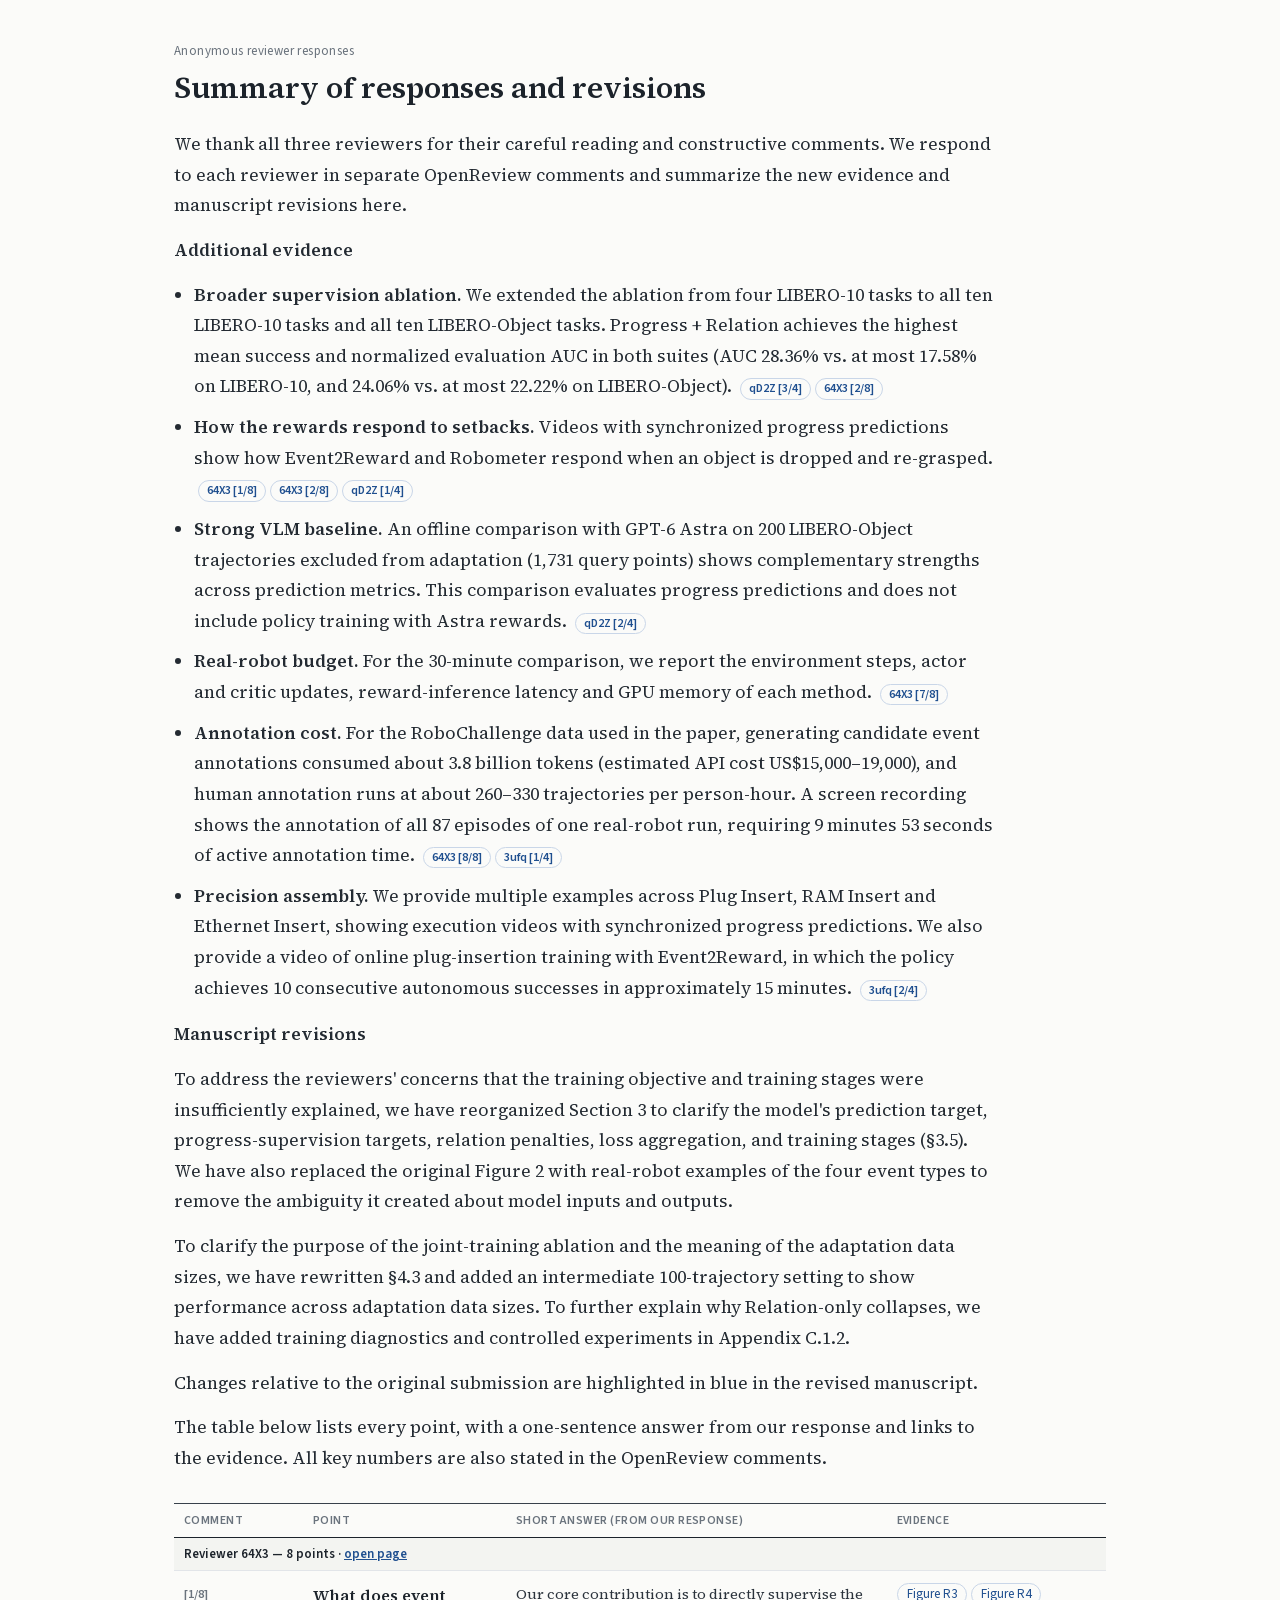
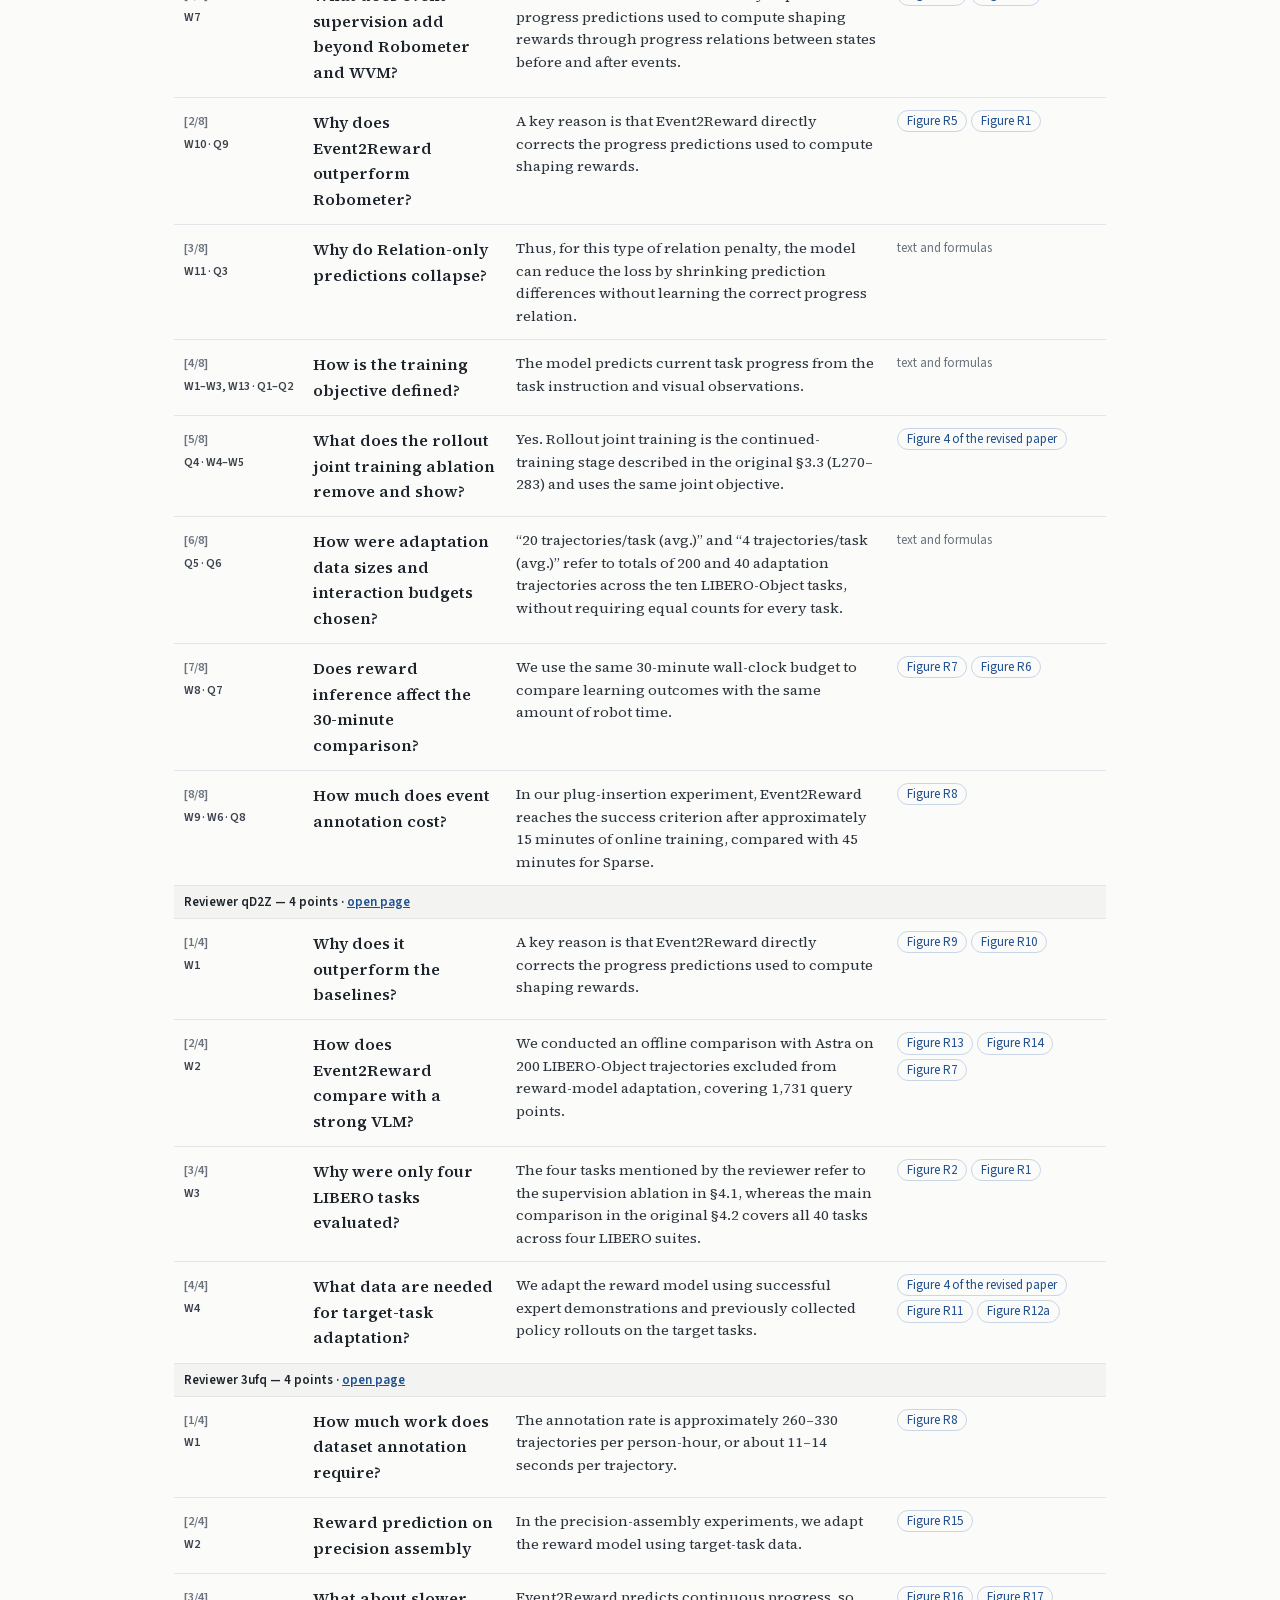
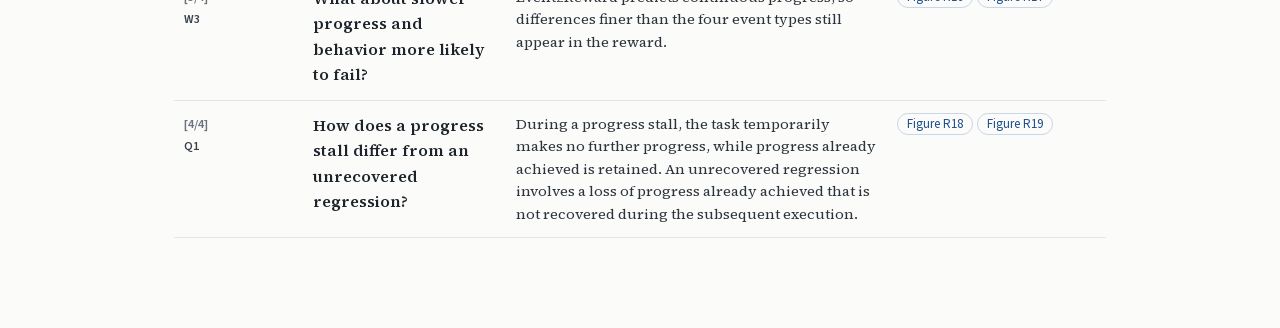
<file: index.html>
<!doctype html><html lang="en"><head><meta charset="utf-8"><meta name="viewport" content="width=device-width,initial-scale=1"><meta name="robots" content="noindex,nofollow"><title>Reviewer responses</title><link rel="icon" href="data:,"><link rel="stylesheet" href="kit/e2r.css"><link rel="stylesheet" href="kit/page.css"><link rel="stylesheet" href="kit/fonts.css"><link rel="stylesheet" href="kit/frame.css"><script src="kit/seekfix.js"></script><script src="data/frame.js" defer></script><script src="kit/frame.js" defer></script></head><body><main class="pg"><div class="kicker">Anonymous reviewer responses</div><h1>Responses and visual evidence</h1><p>Each question pairs the response text with the corresponding videos and evidence.</p></main></body></html>
</file>
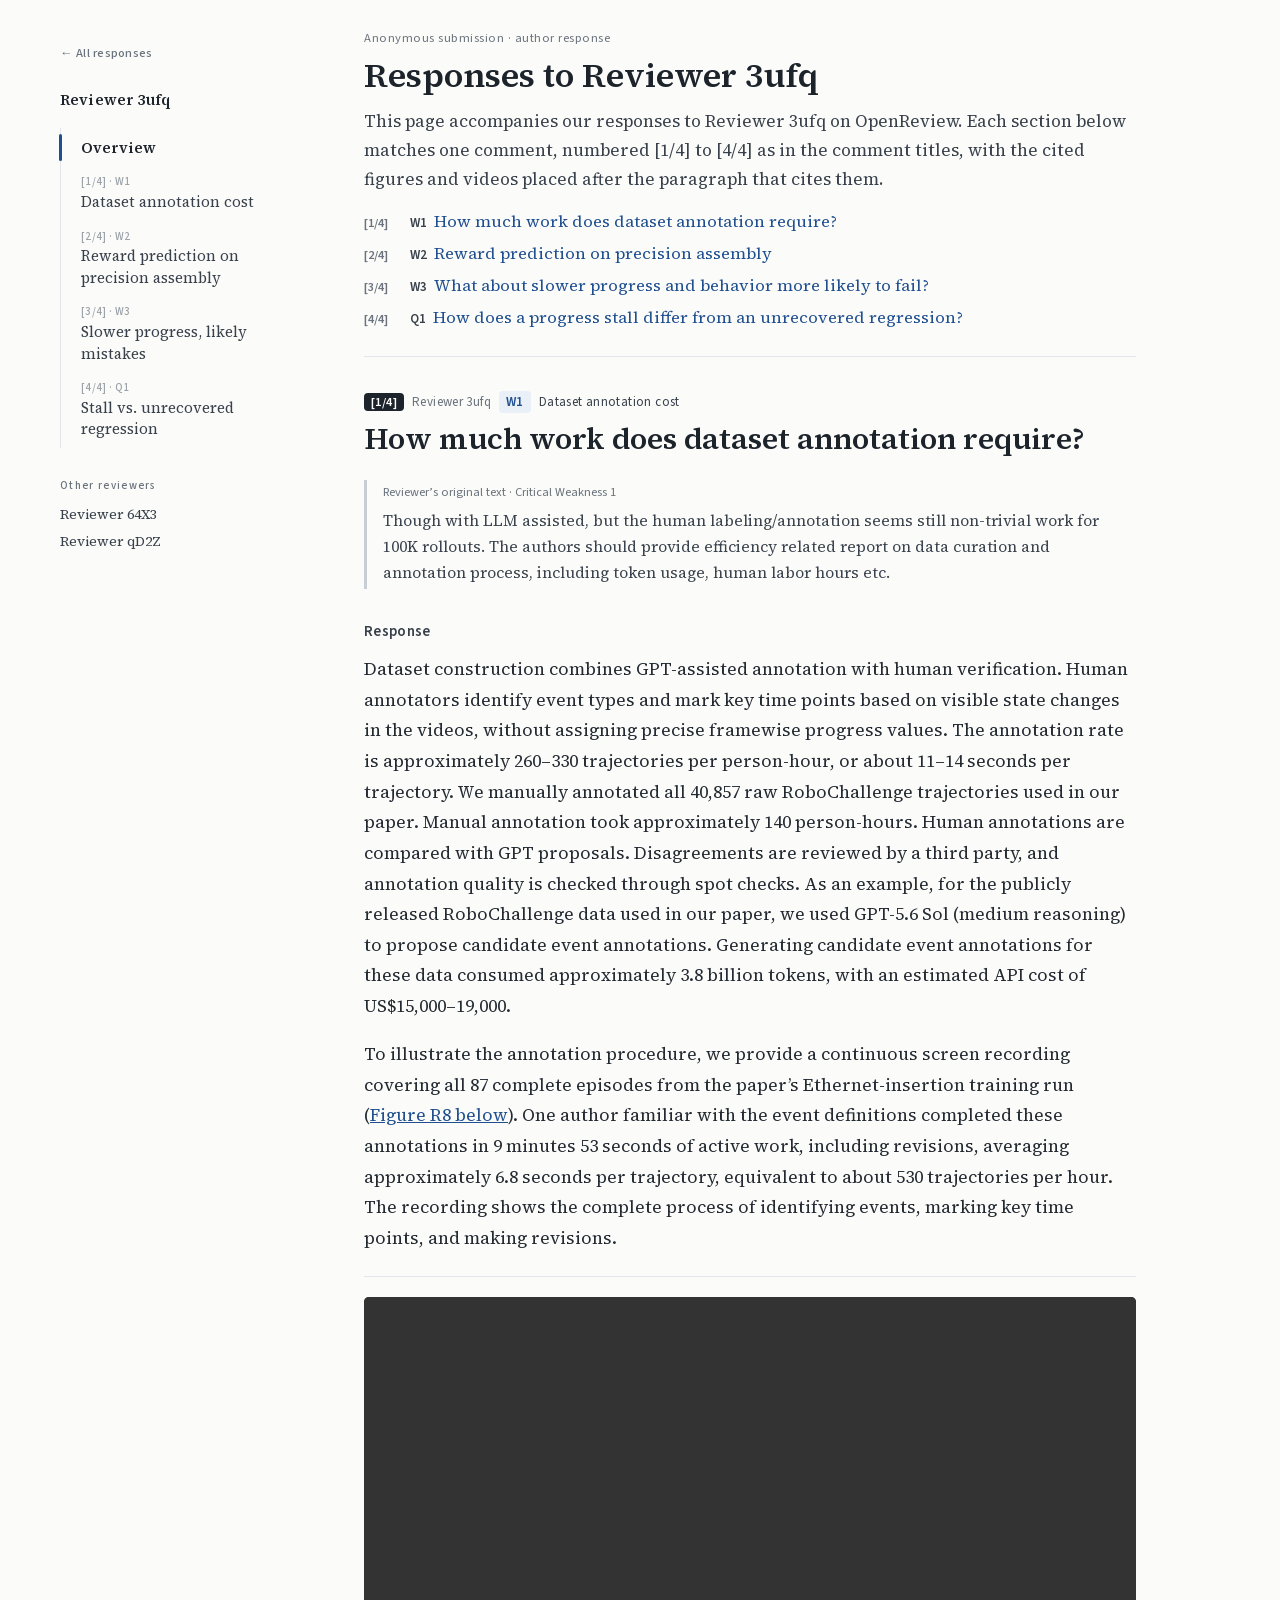
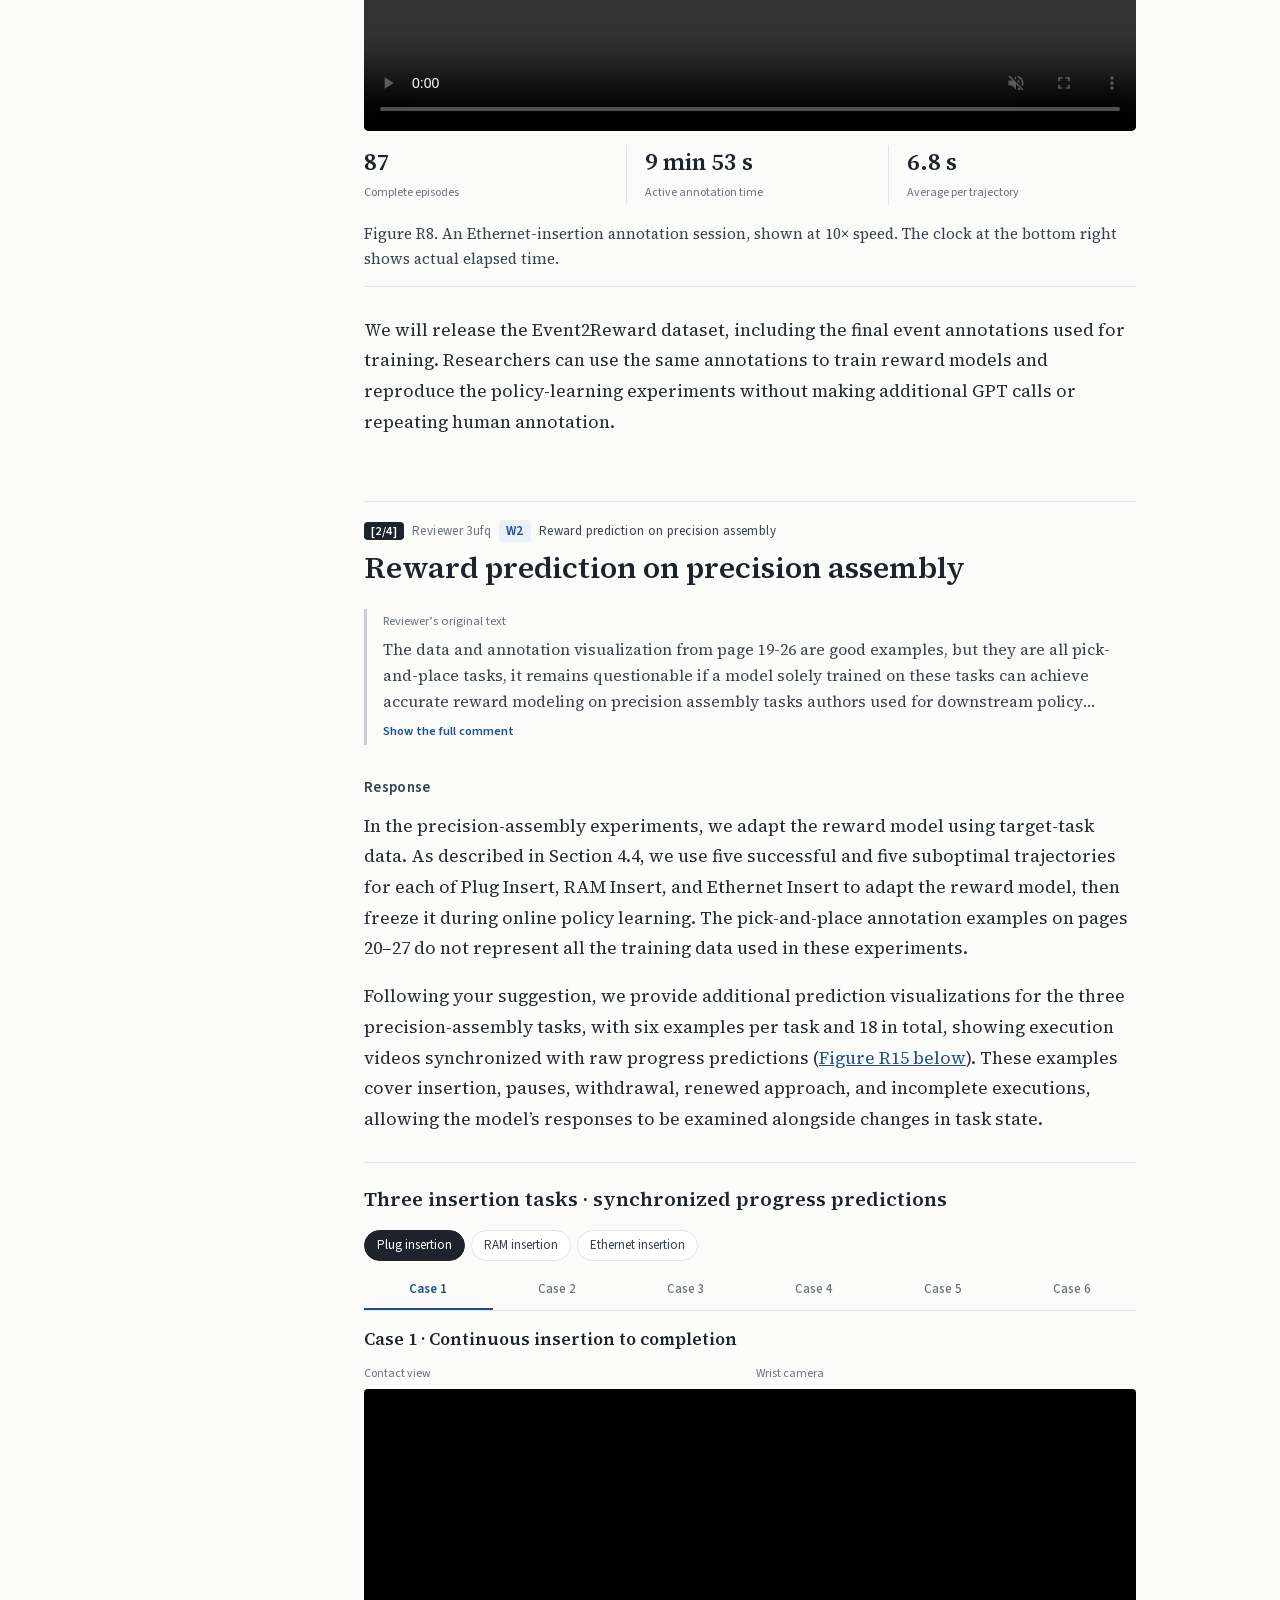
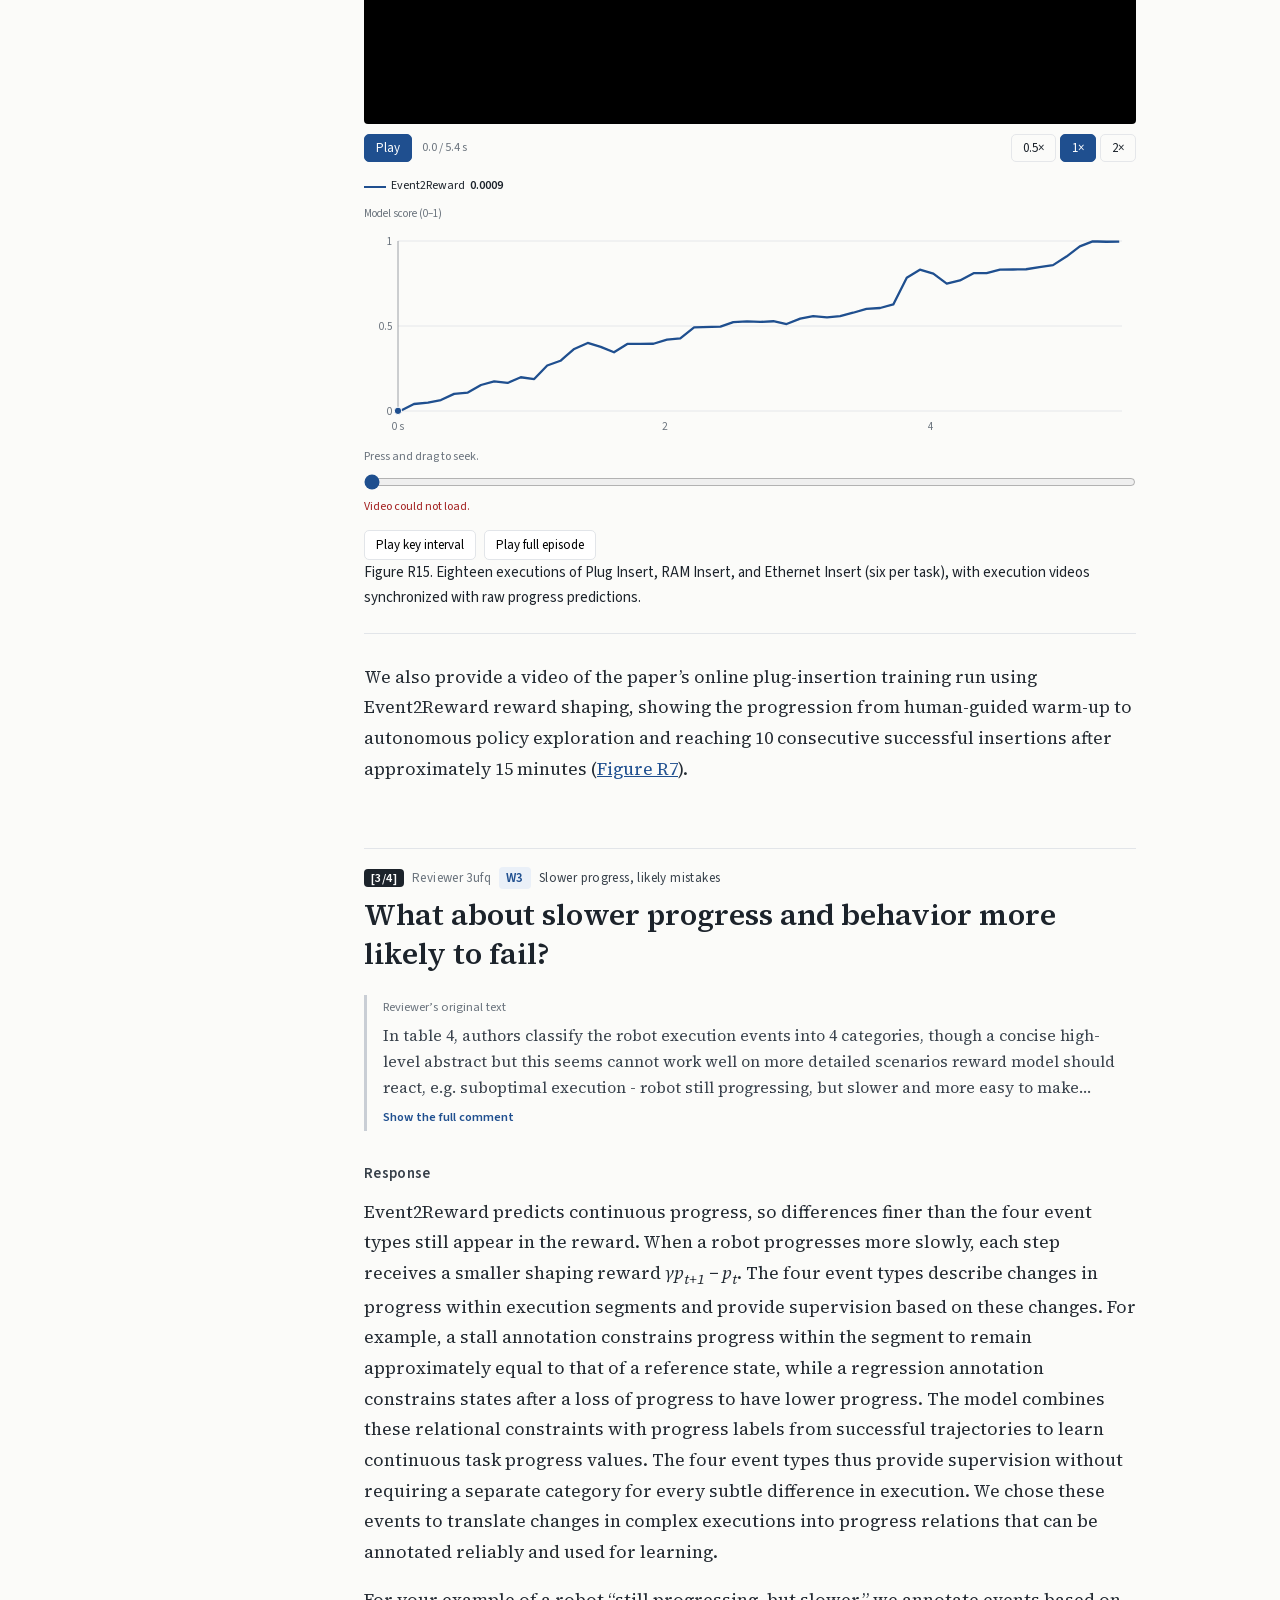
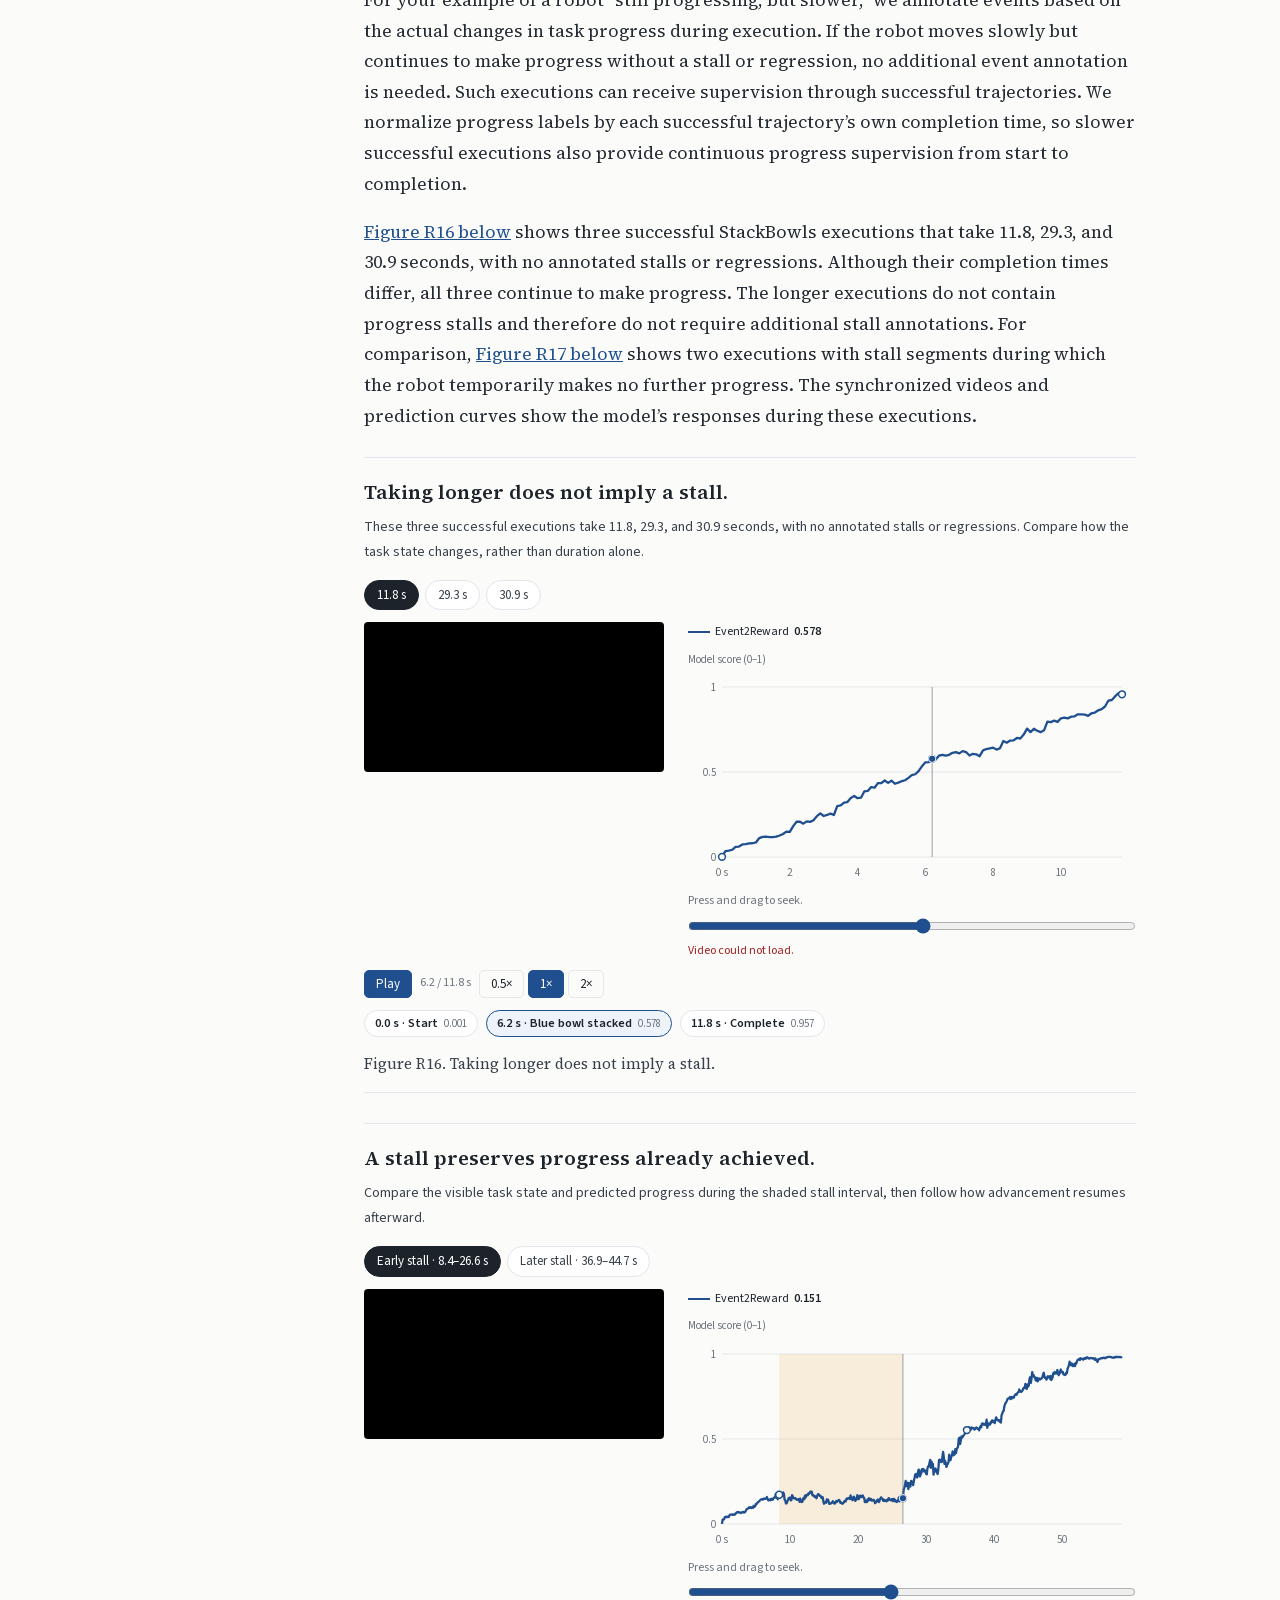
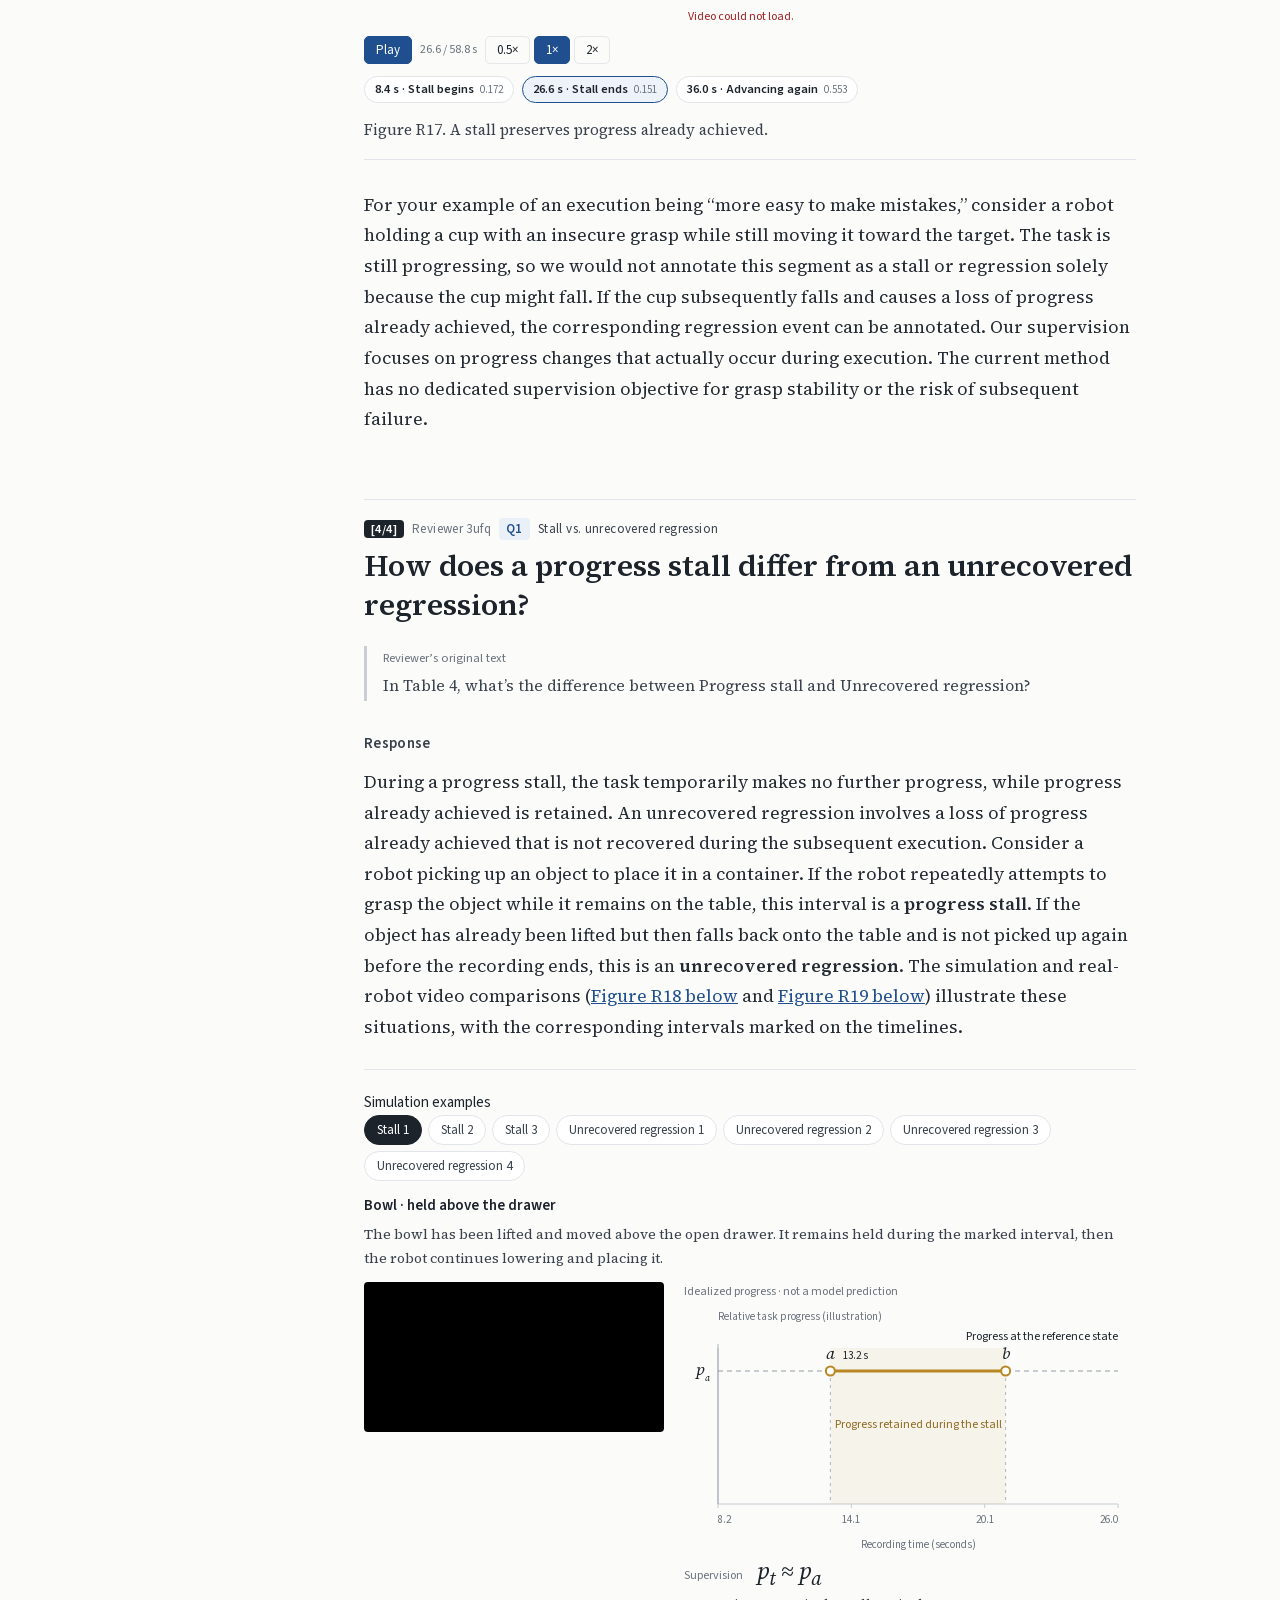
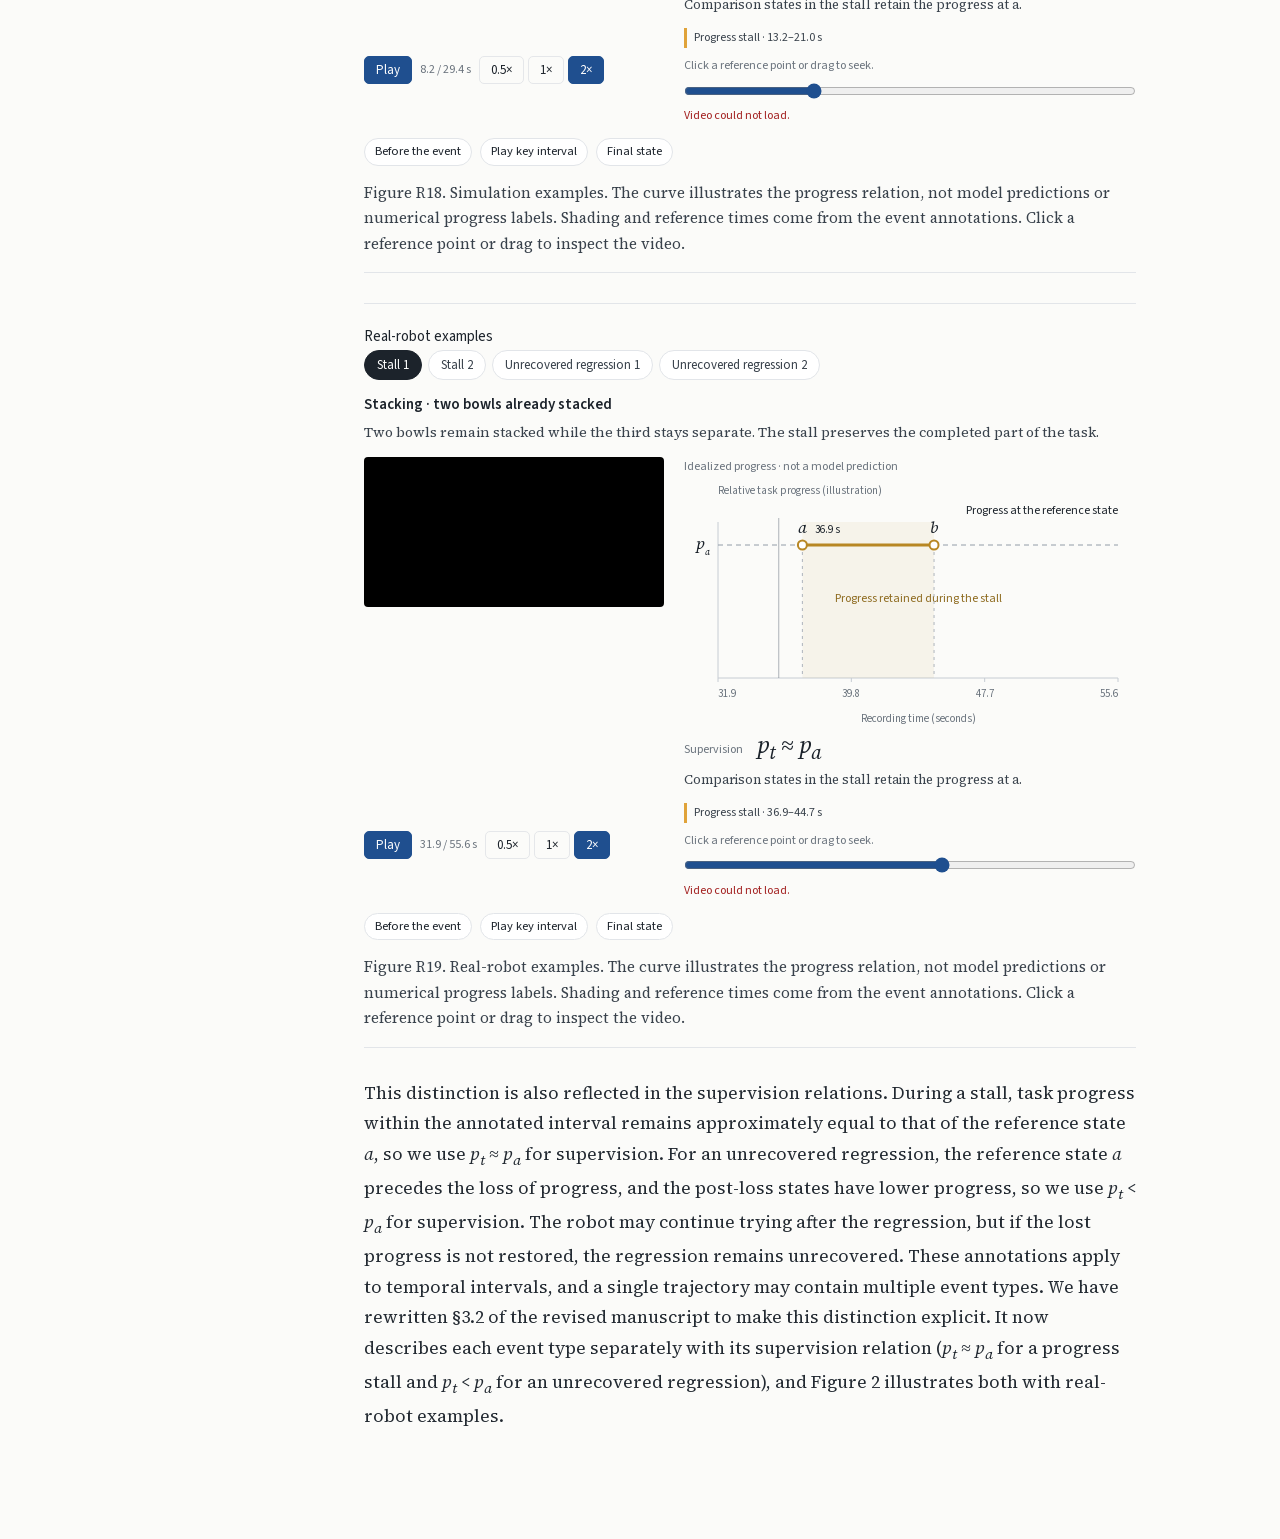
<file: 3ufq.html>
<!doctype html><html lang="en"><head><meta charset="utf-8"><meta name="viewport" content="width=device-width,initial-scale=1"><meta name="robots" content="noindex,nofollow"><title>Reviewer responses · 3ufq</title><link rel="icon" href="data:,"><link rel="stylesheet" href="kit/e2r.css"><link rel="stylesheet" href="kit/page.css"><link rel="stylesheet" href="kit/3ufq-scope.css"><link rel="stylesheet" href="kit/3ufq-cost.css"><link rel="stylesheet" href="kit/3ufq-assembly.css"><link rel="stylesheet" href="kit/3ufq-q5-comparison.css"><link rel="stylesheet" href="kit/fonts.css"><link rel="stylesheet" href="kit/frame.css"><script src="kit/seekfix.js"></script><script src="data/frame.js" defer></script><script src="kit/frame.js" defer></script></head><body><main class="pg"><section id="cost" class="annotation-cost"><div class="kicker">Reviewer 3ufq · W1</div><h1>How much work does dataset annotation require?</h1><div class="quote"><div class="who">Reviewer’s original text · Critical Weakness 1</div><blockquote lang="en">Though with LLM assisted, but the human labeling/annotation seems still non-trivial work for 100K rollouts. The authors should provide efficiency related report on data curation and annotation process, including token usage, human labor hours etc.</blockquote></div><h2>Response</h2><div class="prose"><p data-response="3ufq-cost" data-paragraph="0">Dataset construction combines GPT-assisted annotation with human verification. Human annotators identify event types and mark key time points based on visible state changes in the videos, without assigning precise framewise progress values. The annotation rate is approximately 260–330 trajectories per person-hour, or about 11–14 seconds per trajectory. We manually annotated all 40,857 raw RoboChallenge trajectories used in our paper. Manual annotation took approximately 140 person-hours. Human annotations are compared with GPT proposals. Disagreements are reviewed by a third party, and annotation quality is checked through spot checks. As an example, for the publicly released RoboChallenge data used in our paper, we used GPT-5.6 Sol (medium reasoning) to propose candidate event annotations. Generating candidate event annotations for these data consumed approximately 3.8 billion tokens, with an estimated API cost of US$15,000–19,000.</p></div><div class="prose"><p data-response="3ufq-cost" data-paragraph="1">To illustrate the annotation procedure, we provide a continuous screen recording covering all 87 complete episodes from the paper’s Ethernet-insertion training run (<a href="#cost-recording">Figure R8 below</a>). One author familiar with the event definitions completed these annotations in 9 minutes 53 seconds of active work, including revisions, averaging approximately 6.8 seconds per trajectory, equivalent to about 530 trajectories per hour. The recording shows the complete process of identifying events, marking key time points, and making revisions.</p></div><figure class="ac-recording" id="cost-recording"><video src="media/ethernet-annotation-87-10x.mp4" controls playsinline preload="metadata" muted aria-label="Ethernet insertion annotation recording"></video><div class="ac-stats"><div><strong>87</strong><span>Complete episodes</span></div><div><strong>9 min 53 s</strong><span>Active annotation time</span></div><div><strong>6.8 s</strong><span>Average per trajectory</span></div></div><figcaption>Figure R8. An Ethernet-insertion annotation session, shown at 10× speed. The clock at the bottom right shows actual elapsed time.</figcaption></figure><div class="prose"><p data-response="3ufq-cost" data-paragraph="2">We will release the Event2Reward dataset, including the final event annotations used for training. Researchers can use the same annotations to train reward models and reproduce the policy-learning experiments without making additional GPT calls or repeating human annotation.</p></div></section><div class="sep"></div><section id="assembly"><div class="kicker">Reviewer 3ufq · W2</div><h1>Reward prediction on precision assembly</h1><div class="quote"><div class="who">Reviewer’s original text</div><blockquote lang="en">The data and annotation visualization from page 19-26 are good examples, but they are all pick-and-place tasks, it remains questionable if a model solely trained on these tasks can achieve accurate reward modeling on precision assembly tasks authors used for downstream policy training like (a) Plug Insert (b) RAM Insert (c) Ethernet Insert. Can authors provide visualizations of reward model estimation of these tasks’ executions?</blockquote></div><h2>Response</h2><div class="prose"><p data-response="3ufq-assembly" data-paragraph="0">In the precision-assembly experiments, we adapt the reward model using target-task data. As described in Section 4.4, we use five successful and five suboptimal trajectories for each of Plug Insert, RAM Insert, and Ethernet Insert to adapt the reward model, then freeze it during online policy learning. The pick-and-place annotation examples on pages 20–27 do not represent all the training data used in these experiments.</p></div><div class="prose"><p data-response="3ufq-assembly" data-paragraph="1">Following your suggestion, we provide additional prediction visualizations for the three precision-assembly tasks, with six examples per task and 18 in total, showing execution videos synchronized with raw progress predictions (<a href="#assembly-examples">Figure R15 below</a>). These examples cover insertion, pauses, withdrawal, renewed approach, and incomplete executions, allowing the model’s responses to be examined alongside changes in task state.</p></div><figure class="as-gallery" id="assembly-examples"><h3 class="as-title">Three insertion tasks · synchronized progress predictions</h3><div class="as-tasks tabs" role="tablist" aria-label="Select task"></div><div class="as-cases tabs" role="tablist" aria-label="Select case"></div><h4 class="as-case-title"></h4><div class="as-view-labels"><span class="as-main-view"></span><span>Wrist camera</span></div><div class="as-player player"></div><div class="as-controls"><button type="button" class="btn as-key">Play key interval</button><button type="button" class="btn as-full">Play full episode</button></div><figcaption>Figure R15. Eighteen executions of Plug Insert, RAM Insert, and Ethernet Insert (six per task), with execution videos synchronized with raw progress predictions.</figcaption></figure><div class="prose"><p data-response="3ufq-assembly" data-paragraph="2">We also provide a video of the paper’s online plug-insertion training run using Event2Reward reward shaping, showing the progression from human-guided warm-up to autonomous policy exploration and reaching 10 consecutive successful insertions after approximately 15 minutes (<a href="64X3.html#plug-training-run">Figure R7</a>).</p></div></section><section id="q4"><div class="kicker">Response · Reviewer 3ufq · Question 4</div><h1>What about slower progress and behavior more likely to fail?</h1><div class="quote"><div class="who">Reviewer’s original text</div><blockquote lang="en">In table 4, authors classify the robot execution events into 4 categories, though a concise high-level abstract but this seems cannot work well on more detailed scenarios reward model should react, e.g. suboptimal execution - robot still progressing, but slower and more easy to make mistakes.</blockquote></div><h2>Response</h2><div class="prose"><p data-response="q4" data-paragraph="0">Event2Reward predicts continuous progress, so differences finer than the four event types still appear in the reward. When a robot progresses more slowly, each step receives a smaller shaping reward <span class="math">γp<sub>t+1</sub> − p<sub>t</sub></span>. The four event types describe changes in progress within execution segments and provide supervision based on these changes. For example, a stall annotation constrains progress within the segment to remain approximately equal to that of a reference state, while a regression annotation constrains states after a loss of progress to have lower progress. The model combines these relational constraints with progress labels from successful trajectories to learn continuous task progress values. The four event types thus provide supervision without requiring a separate category for every subtle difference in execution. We chose these events to translate changes in complex executions into progress relations that can be annotated reliably and used for learning.</p></div><div class="prose"><p data-response="q4" data-paragraph="1">For your example of a robot “still progressing, but slower,” we annotate events based on the actual changes in task progress during execution. If the robot moves slowly but continues to make progress without a stall or regression, no additional event annotation is needed. Such executions can receive supervision through successful trajectories. We normalize progress labels by each successful trajectory’s own completion time, so slower successful executions also provide continuous progress supervision from start to completion.</p></div><div class="prose"><p data-response="q4" data-paragraph="2"><a href="#fig1">Figure R16 below</a> shows three successful StackBowls executions that take 11.8, 29.3, and 30.9 seconds, with no annotated stalls or regressions. Although their completion times differ, all three continue to make progress. The longer executions do not contain progress stalls and therefore do not require additional stall annotations. For comparison, <a href="#fig2">Figure R17 below</a> shows two executions with stall segments during which the robot temporarily makes no further progress. The synchronized videos and prediction curves show the model’s responses during these executions.</p></div><figure aria-labelledby="fig1-title" class="fig" id="fig1" data-cases="success-short,success-long-1,success-long-2"><h3 class="case-title" id="fig1-title">Taking longer does not imply a stall.</h3><p class="case-guide">These three successful executions take 11.8, 29.3, and 30.9 seconds, with no annotated stalls or regressions. Compare how the task state changes, rather than duration alone.</p><div class="tabs"></div><div class="player"></div><div class="kfs"></div><figcaption>Figure R16. Taking longer does not imply a stall.</figcaption></figure><figure aria-labelledby="fig2-title" class="fig" id="fig2" data-cases="stall-early,stall-late"><h3 class="case-title" id="fig2-title">A stall preserves progress already achieved.</h3><p class="case-guide">Compare the visible task state and predicted progress during the shaded stall interval, then follow how advancement resumes afterward.</p><div class="tabs"></div><div class="player"></div><div class="kfs"></div><figcaption>Figure R17. A stall preserves progress already achieved.</figcaption></figure><div class="prose"><p data-response="q4" data-paragraph="3">For your example of an execution being “more easy to make mistakes,” consider a robot holding a cup with an insecure grasp while still moving it toward the target. The task is still progressing, so we would not annotate this segment as a stall or regression solely because the cup might fall. If the cup subsequently falls and causes a loss of progress already achieved, the corresponding regression event can be annotated. Our supervision focuses on progress changes that actually occur during execution. The current method has no dedicated supervision objective for grasp stability or the risk of subsequent failure.</p></div></section><div class="sep"></div><section id="q5"><div class="kicker">Response · Reviewer 3ufq · Question 5</div><h1>How does a progress stall differ from an unrecovered regression?</h1><div class="quote"><div class="who">Reviewer’s original text</div><blockquote lang="en">In Table 4, what’s the difference between Progress stall and Unrecovered regression?</blockquote></div><h2>Response</h2><div class="prose"><p data-response="q5" data-paragraph="0">During a progress stall, the task temporarily makes no further progress, while progress already achieved is retained. An unrecovered regression involves a loss of progress already achieved that is not recovered during the subsequent execution. Consider a robot picking up an object to place it in a container. If the robot repeatedly attempts to grasp the object while it remains on the table, this interval is a <strong>progress stall</strong>. If the object has already been lifted but then falls back onto the table and is not picked up again before the recording ends, this is an <strong>unrecovered regression</strong>. The simulation and real-robot video comparisons (<a href="#fig3">Figure R18 below</a> and <a href="#real">Figure R19 below</a>) illustrate these situations, with the corresponding intervals marked on the timelines.</p></div><figure class="fig vg-gallery" id="fig3" data-video-gallery="sim"><span class="vg-anchor" id="fig4"></span><div class="fig-title">Simulation examples</div><div class="tabs" role="group" aria-label="Choose an example"></div><div class="vg-case-title"></div><p class="vg-note" aria-live="polite"></p><div class="player vg-player"></div><div class="kfs"><button class="kf" type="button" data-jump="before">Before the event</button><button class="kf" type="button" data-jump="watch">Play key interval</button><button class="kf" type="button" data-jump="end">Final state</button></div><figcaption>Figure R18. Simulation examples. The curve illustrates the progress relation, not model predictions or numerical progress labels. Shading and reference times come from the event annotations. Click a reference point or drag to inspect the video.</figcaption></figure><figure class="fig vg-gallery" id="real" data-video-gallery="real"><span class="vg-anchor" id="fig5"></span><span class="vg-anchor" id="fig6"></span><div class="fig-title">Real-robot examples</div><div class="tabs" role="group" aria-label="Choose an example"></div><div class="vg-case-title"></div><p class="vg-note" aria-live="polite"></p><div class="player vg-player"></div><div class="kfs"><button class="kf" type="button" data-jump="before">Before the event</button><button class="kf" type="button" data-jump="watch">Play key interval</button><button class="kf" type="button" data-jump="end">Final state</button></div><figcaption>Figure R19. Real-robot examples. The curve illustrates the progress relation, not model predictions or numerical progress labels. Shading and reference times come from the event annotations. Click a reference point or drag to inspect the video.</figcaption></figure><div class="prose"><p data-response="q5" data-paragraph="1">This distinction is also reflected in the supervision relations. During a stall, task progress within the annotated interval remains approximately equal to that of the reference state <span class="math">a</span>, so we use <span class="math">p<sub>t</sub> ≈ p<sub>a</sub></span> for supervision. For an unrecovered regression, the reference state <span class="math">a</span> precedes the loss of progress, and the post-loss states have lower progress, so we use <span class="math">p<sub>t</sub> &lt; p<sub>a</sub></span> for supervision. The robot may continue trying after the regression, but if the lost progress is not restored, the regression remains unrecovered. These annotations apply to temporal intervals, and a single trajectory may contain multiple event types. We have rewritten §3.2 of the revised manuscript to make this distinction explicit. It now describes each event type separately with its supervision relation (<span class="math">p<sub>t</sub> ≈ p<sub>a</sub></span> for a progress stall and <span class="math">p<sub>t</sub> &lt; p<sub>a</sub></span> for an unrecovered regression), and Figure 2 illustrates both with real-robot examples.</p></div></section></main><script src="data/3ufq.js"></script><script src="data/responses.js"></script><script src="data/3ufq-replies.js"></script><script src="kit/e2r.js"></script><script src="data/3ufq-cost.js"></script><script src="data/3ufq-assembly.js"></script><script src="kit/page.js"></script><script src="kit/3ufq-assembly.js"></script><script src="data/3ufq-q5-videos.js"></script><script src="kit/3ufq-q5-comparison.js"></script></body></html>
</file>
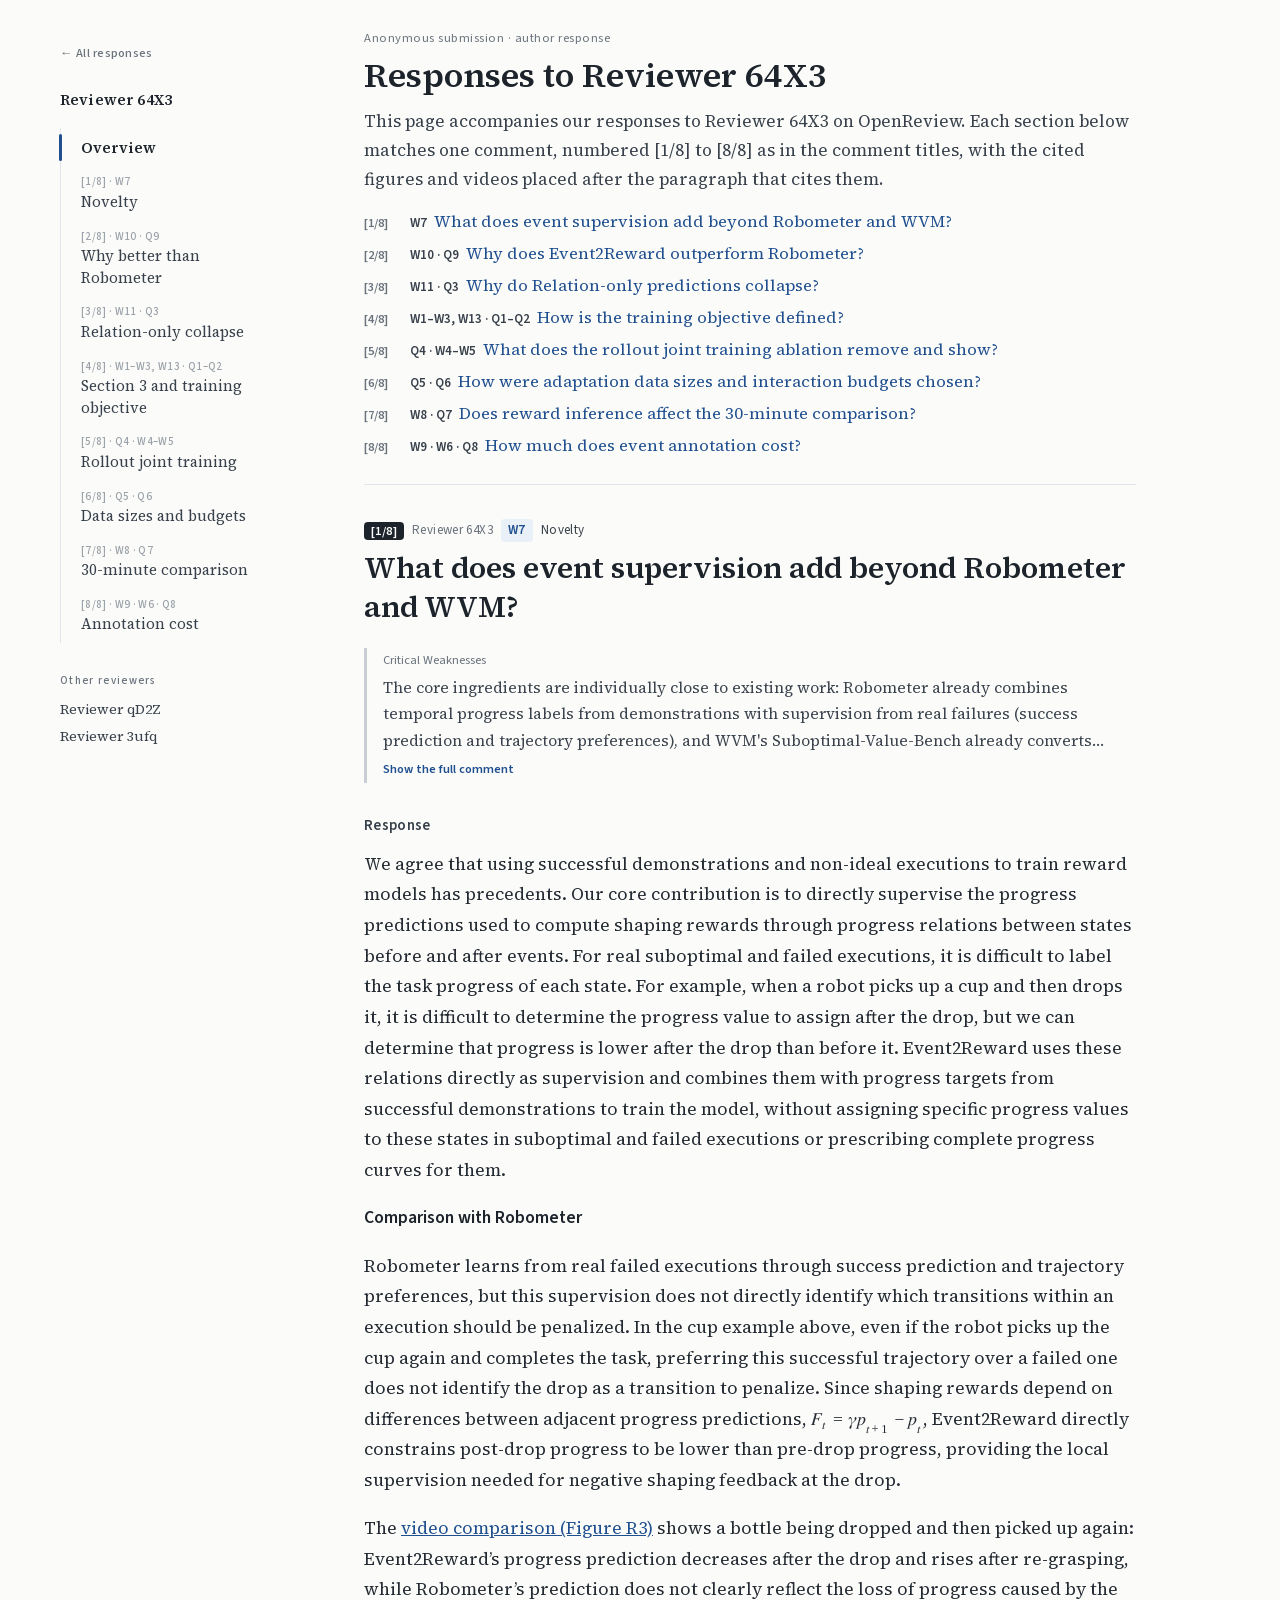
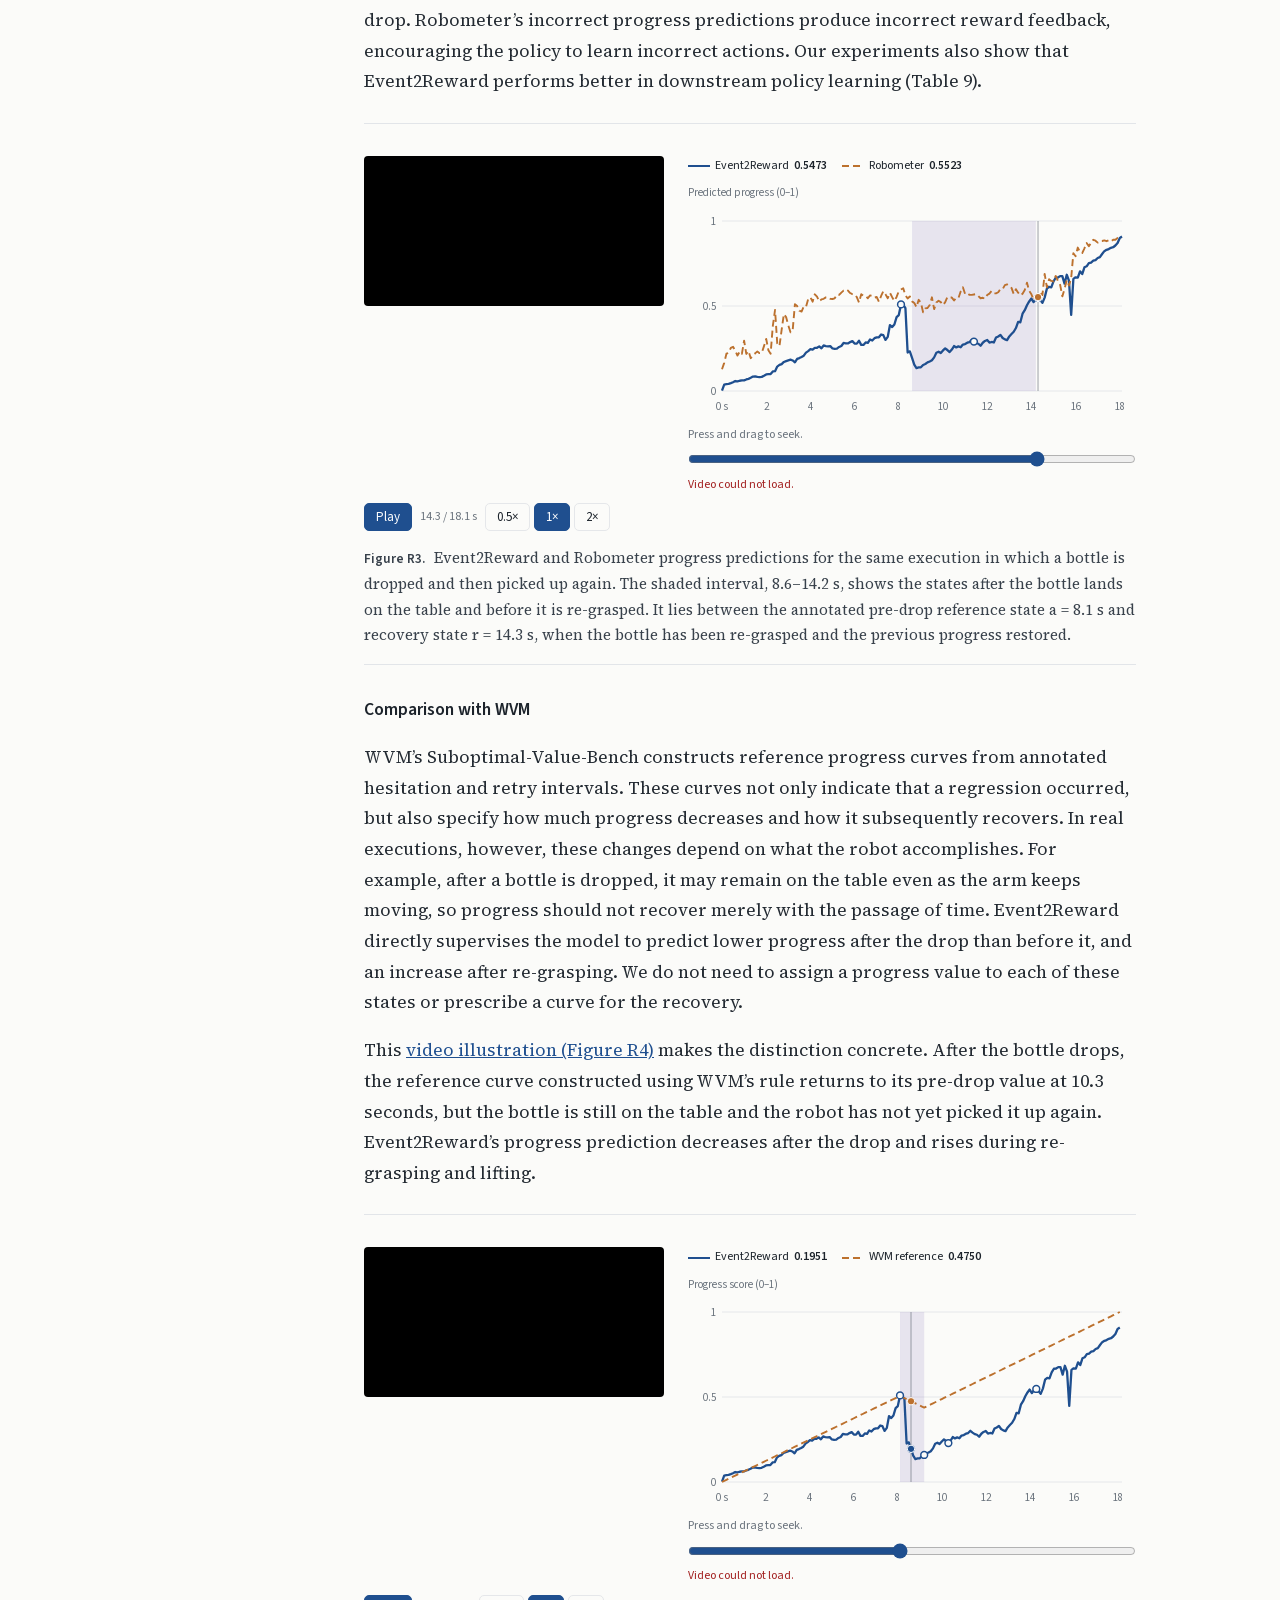
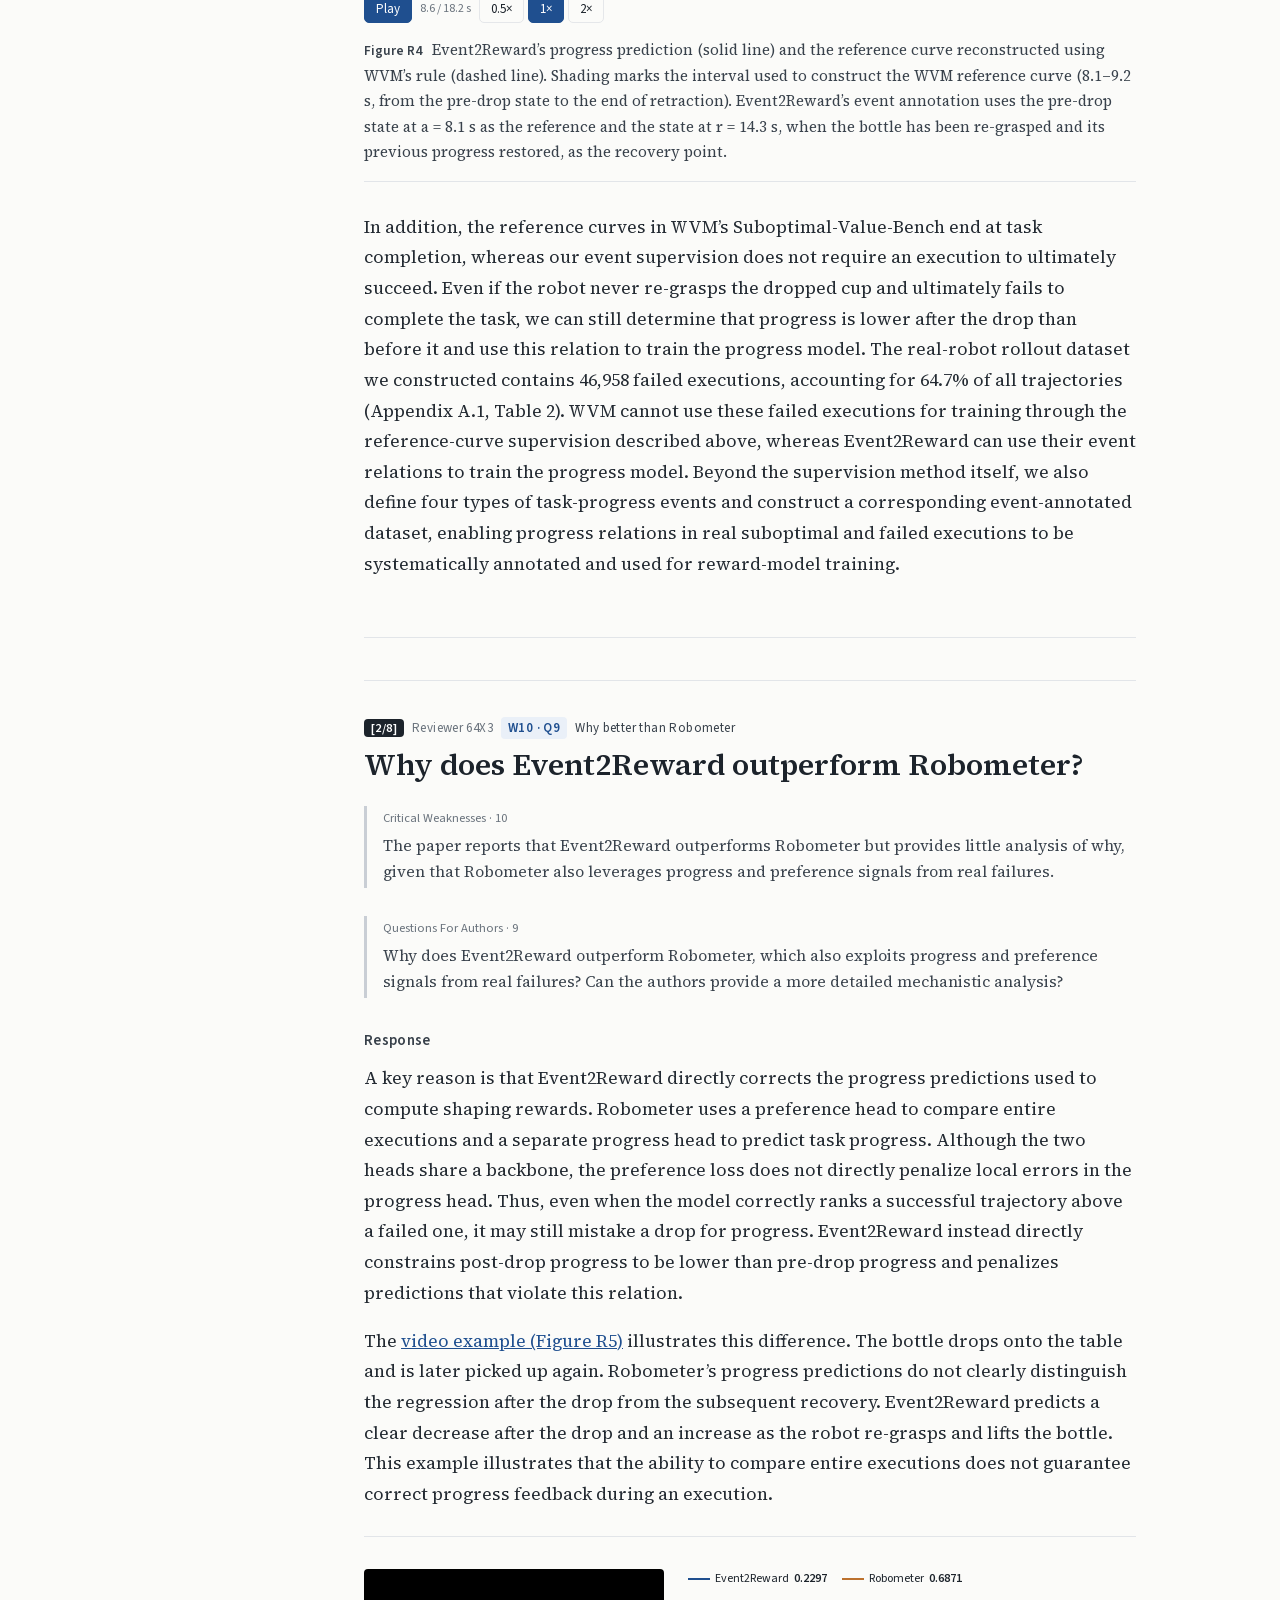
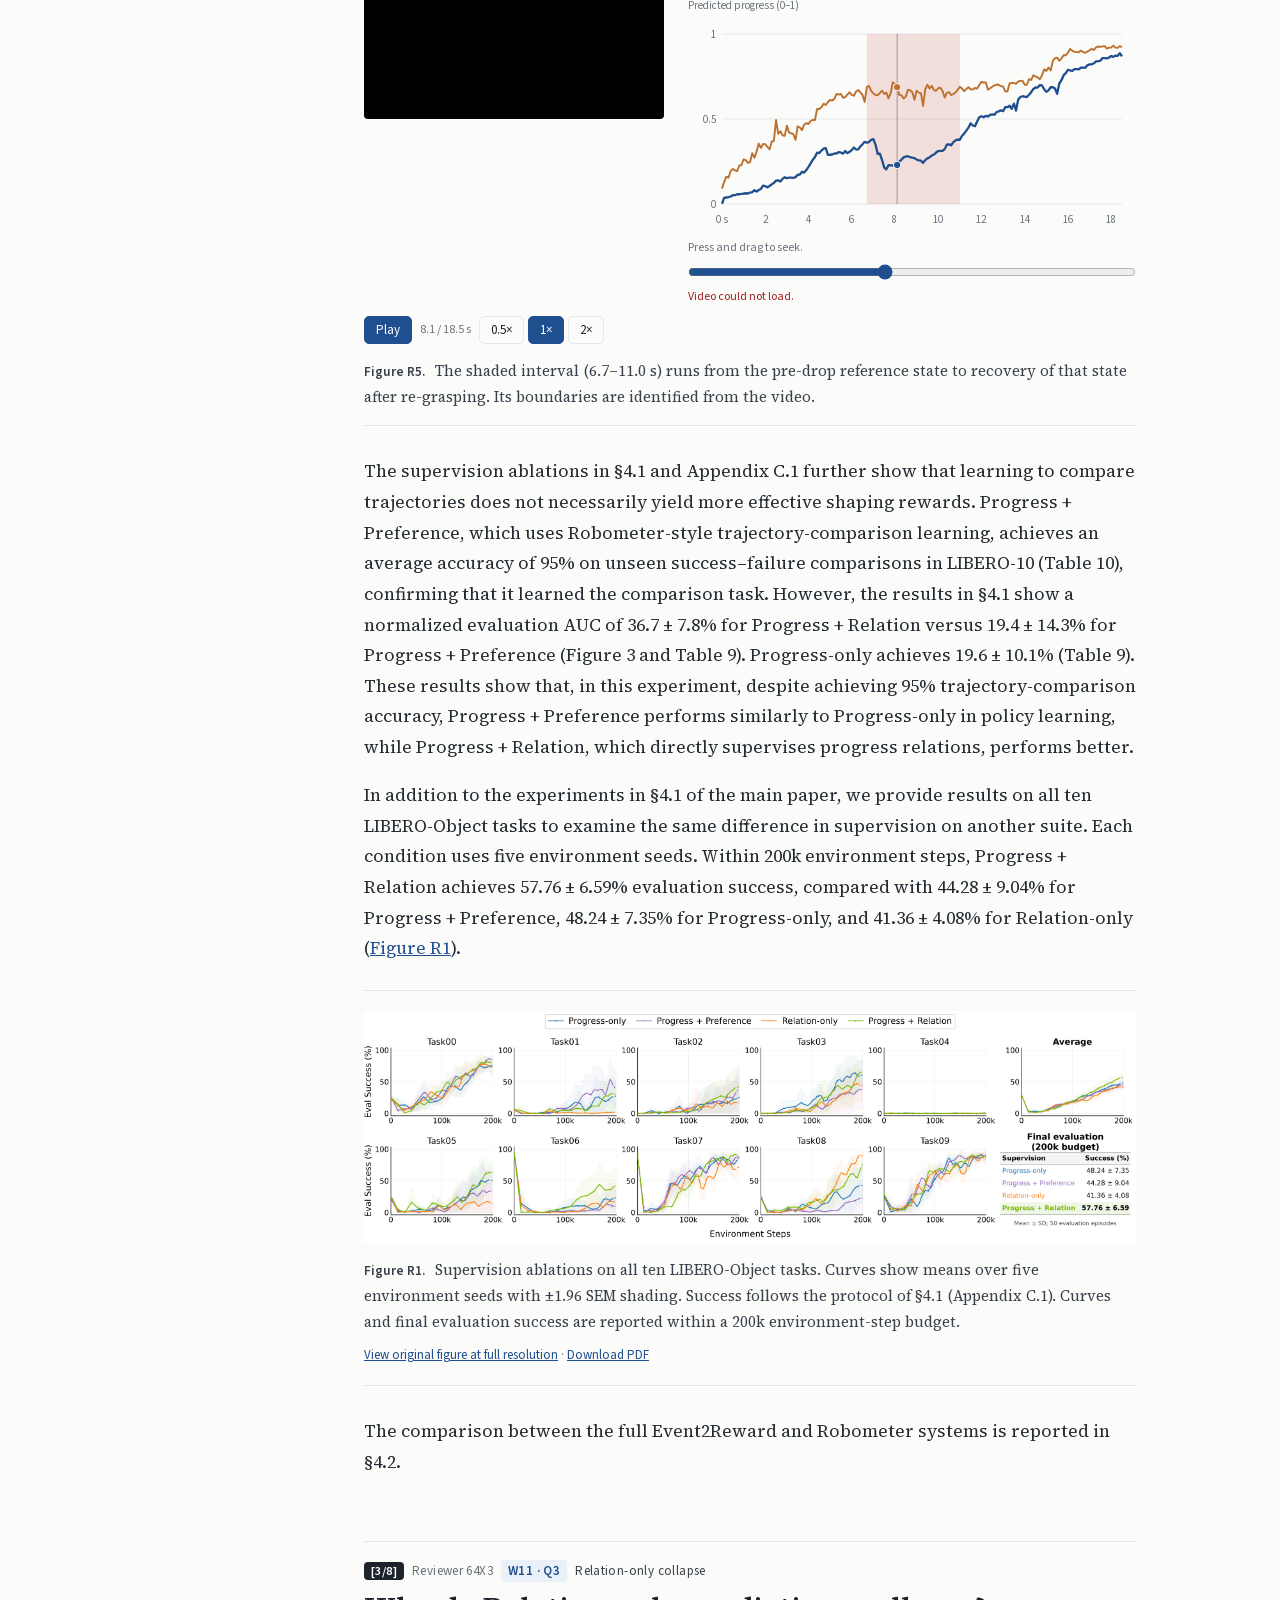
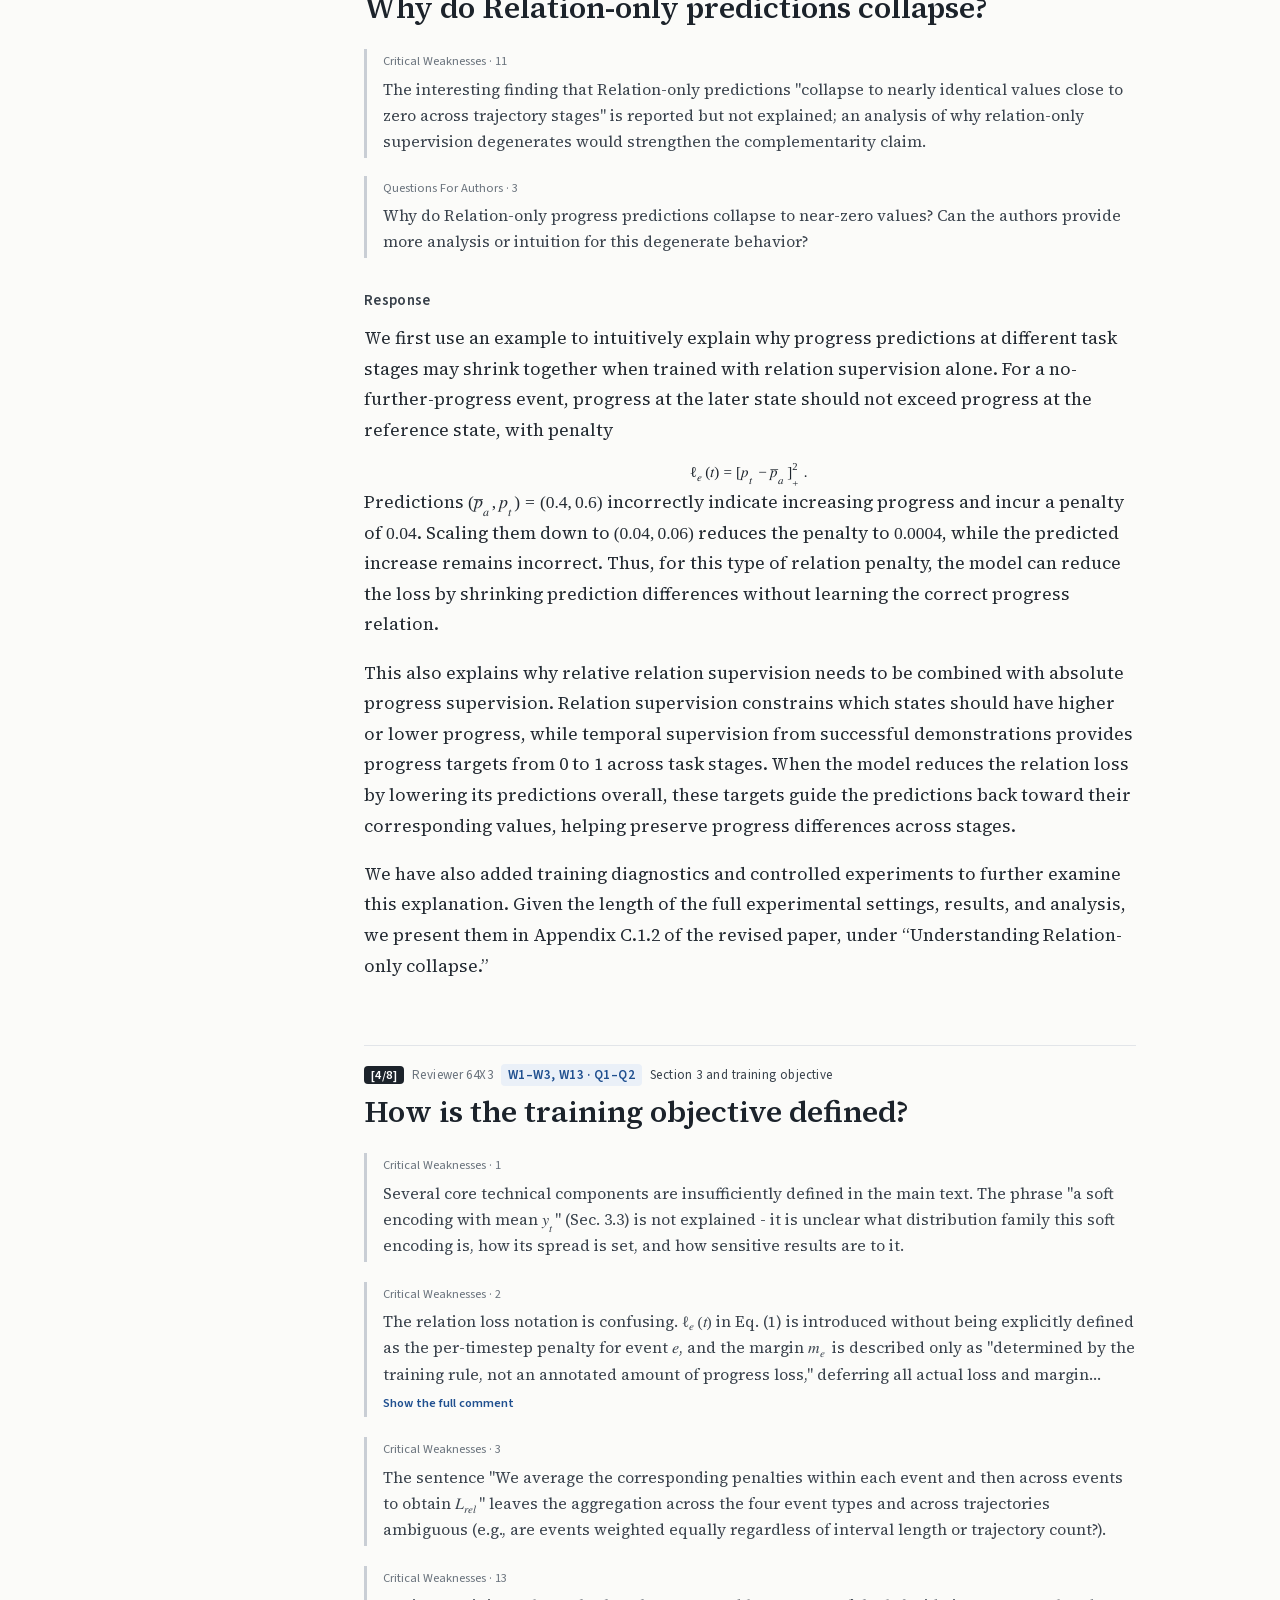
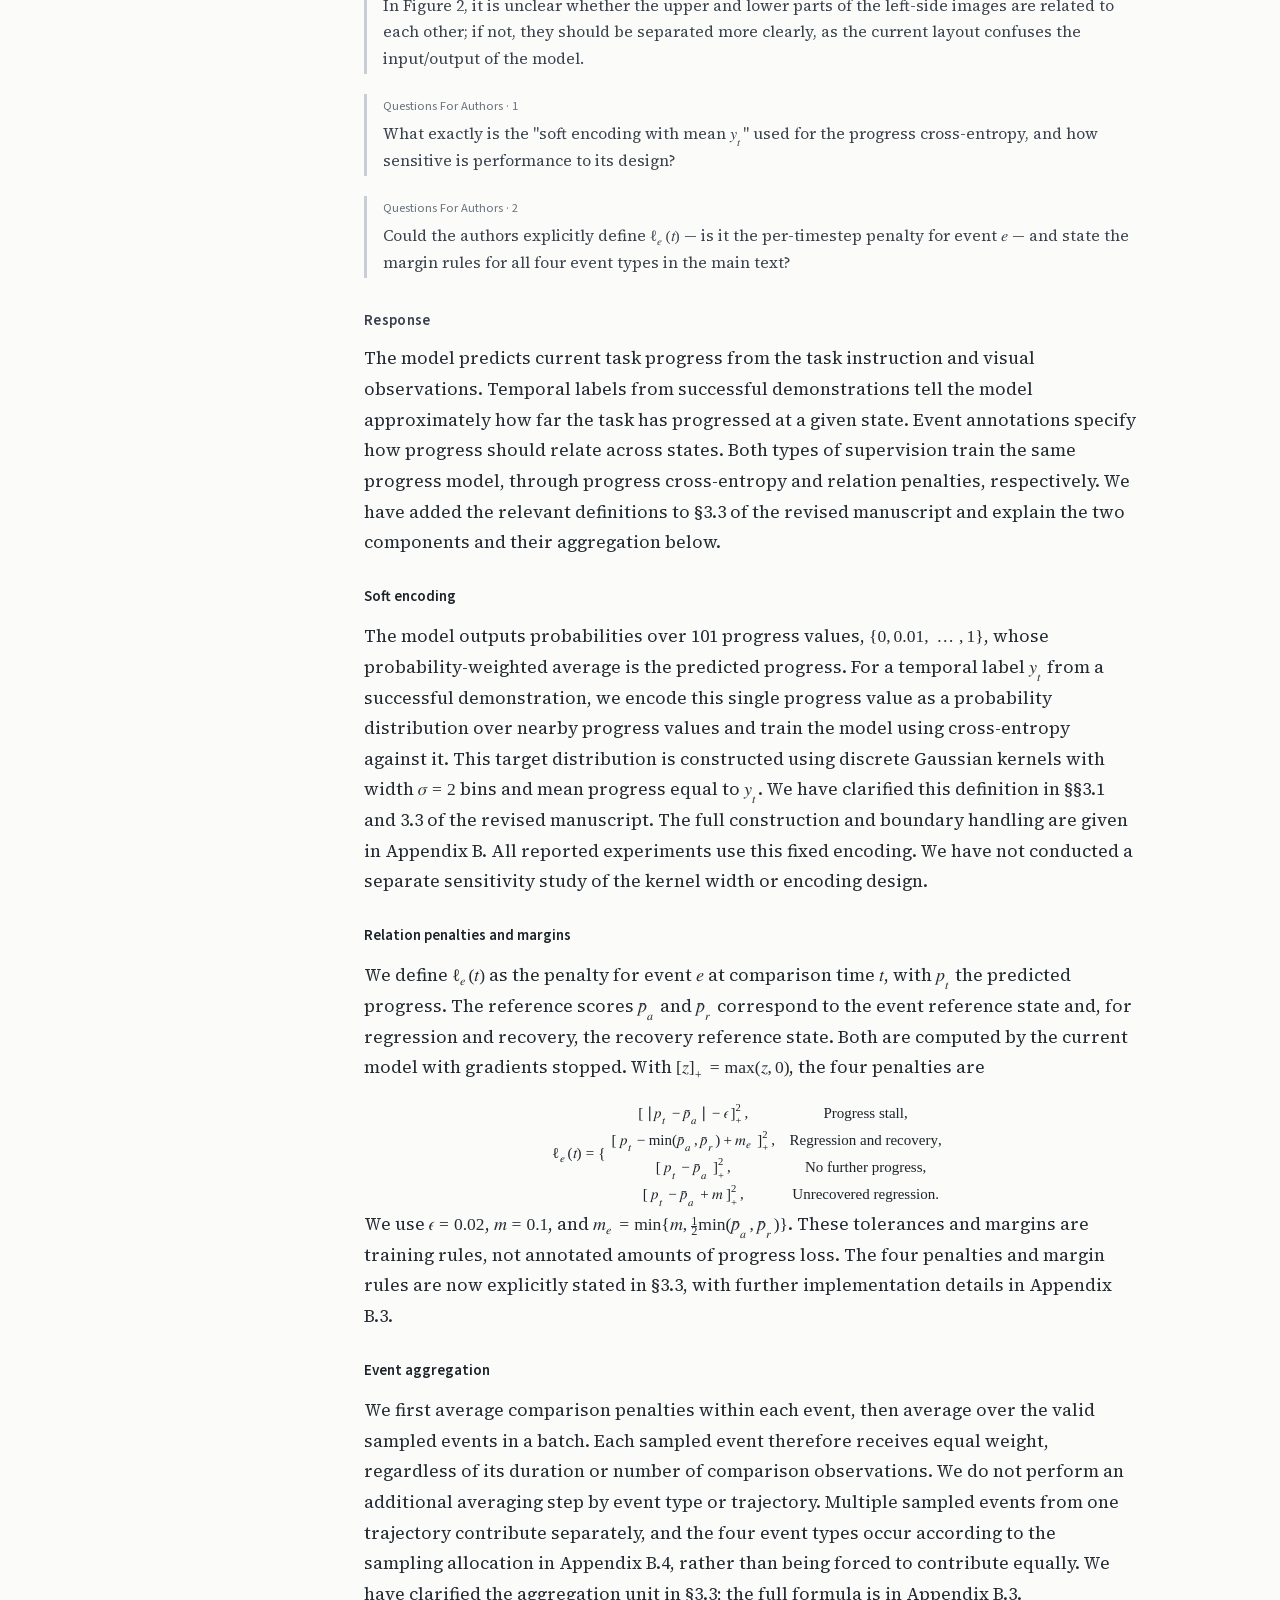
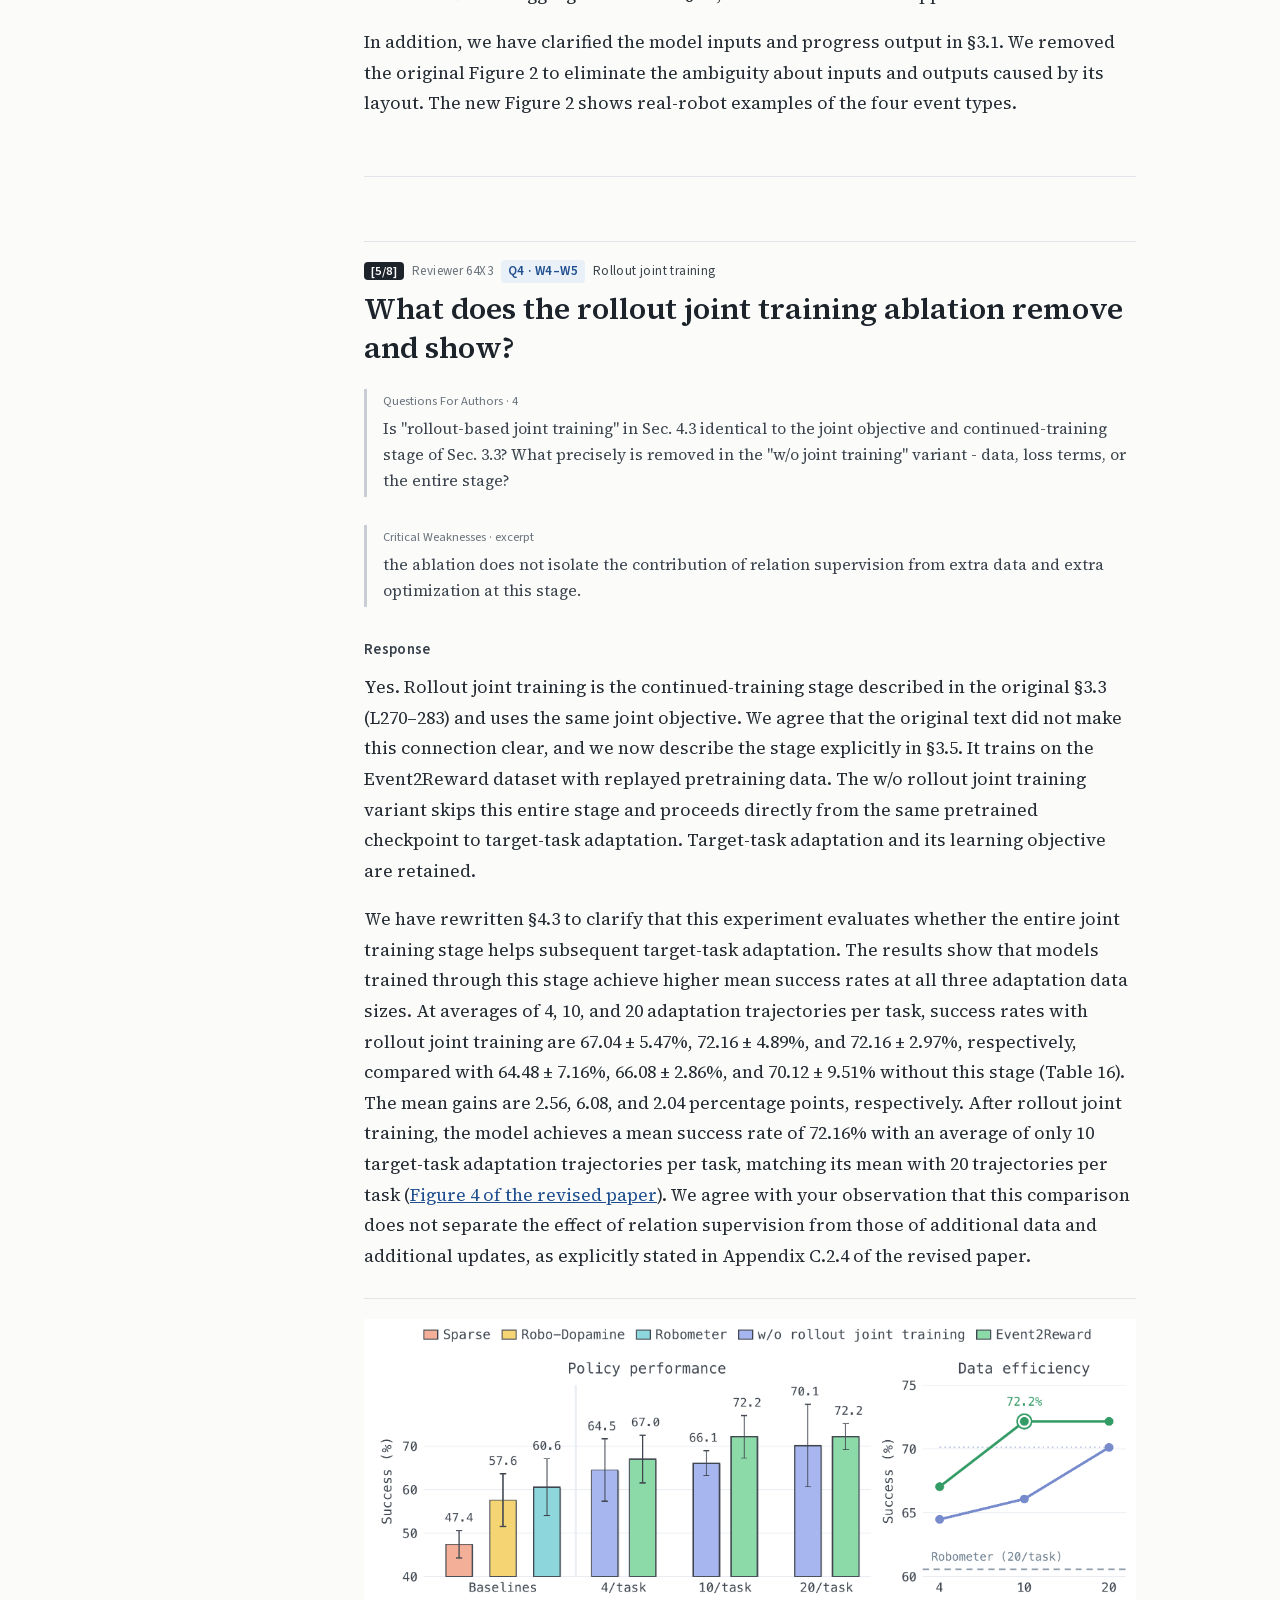
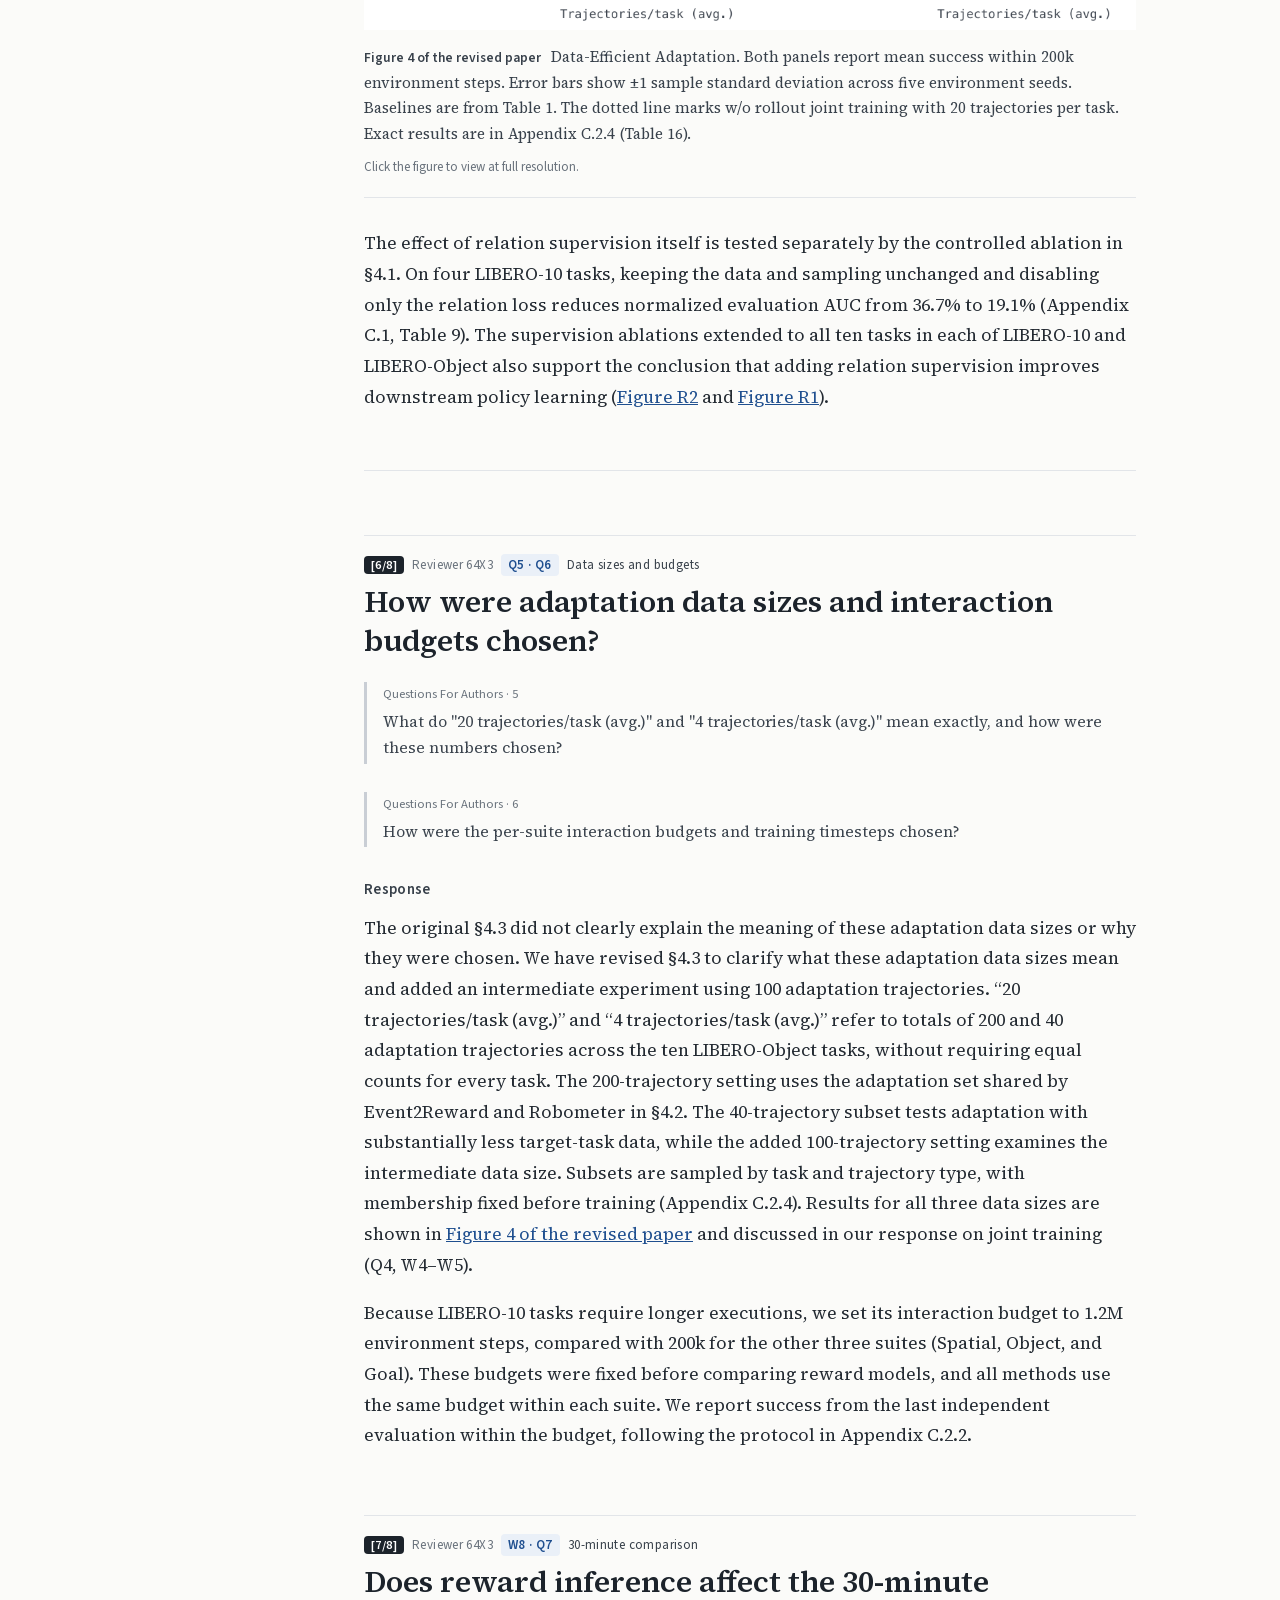
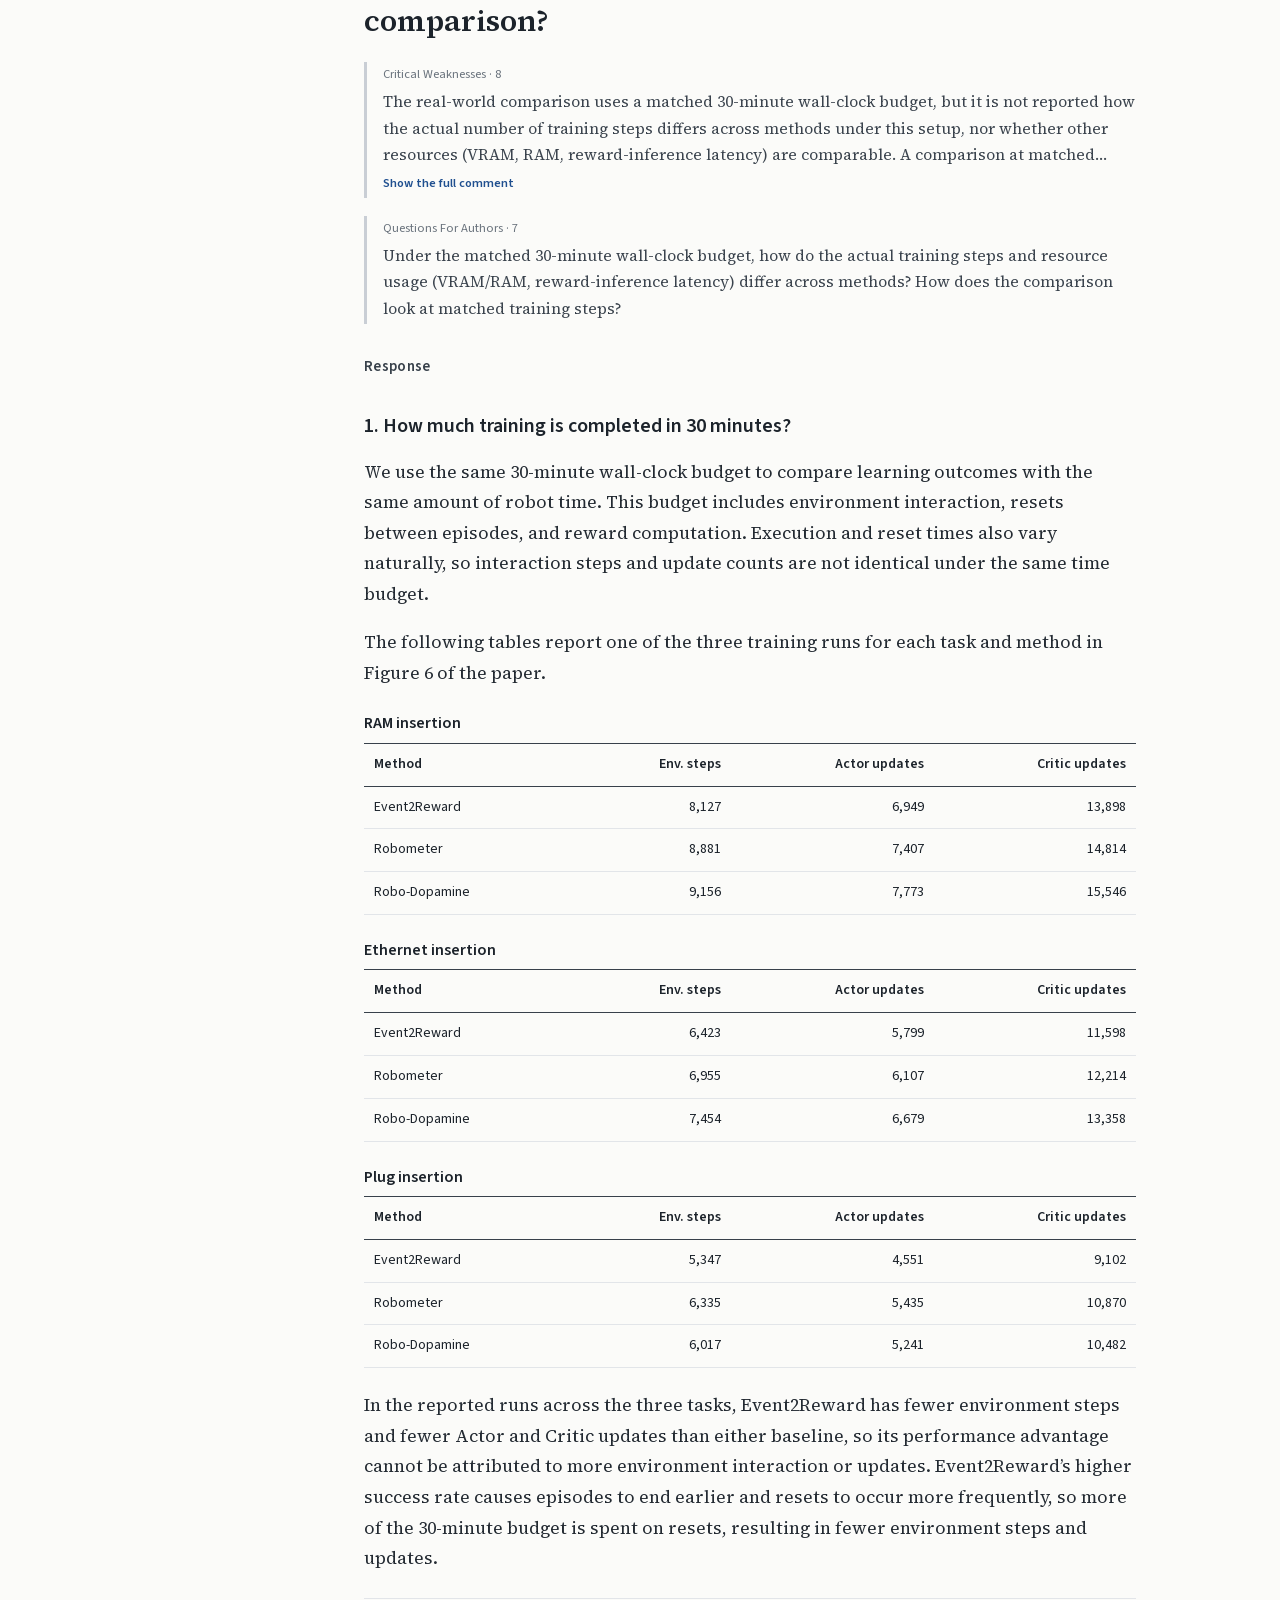
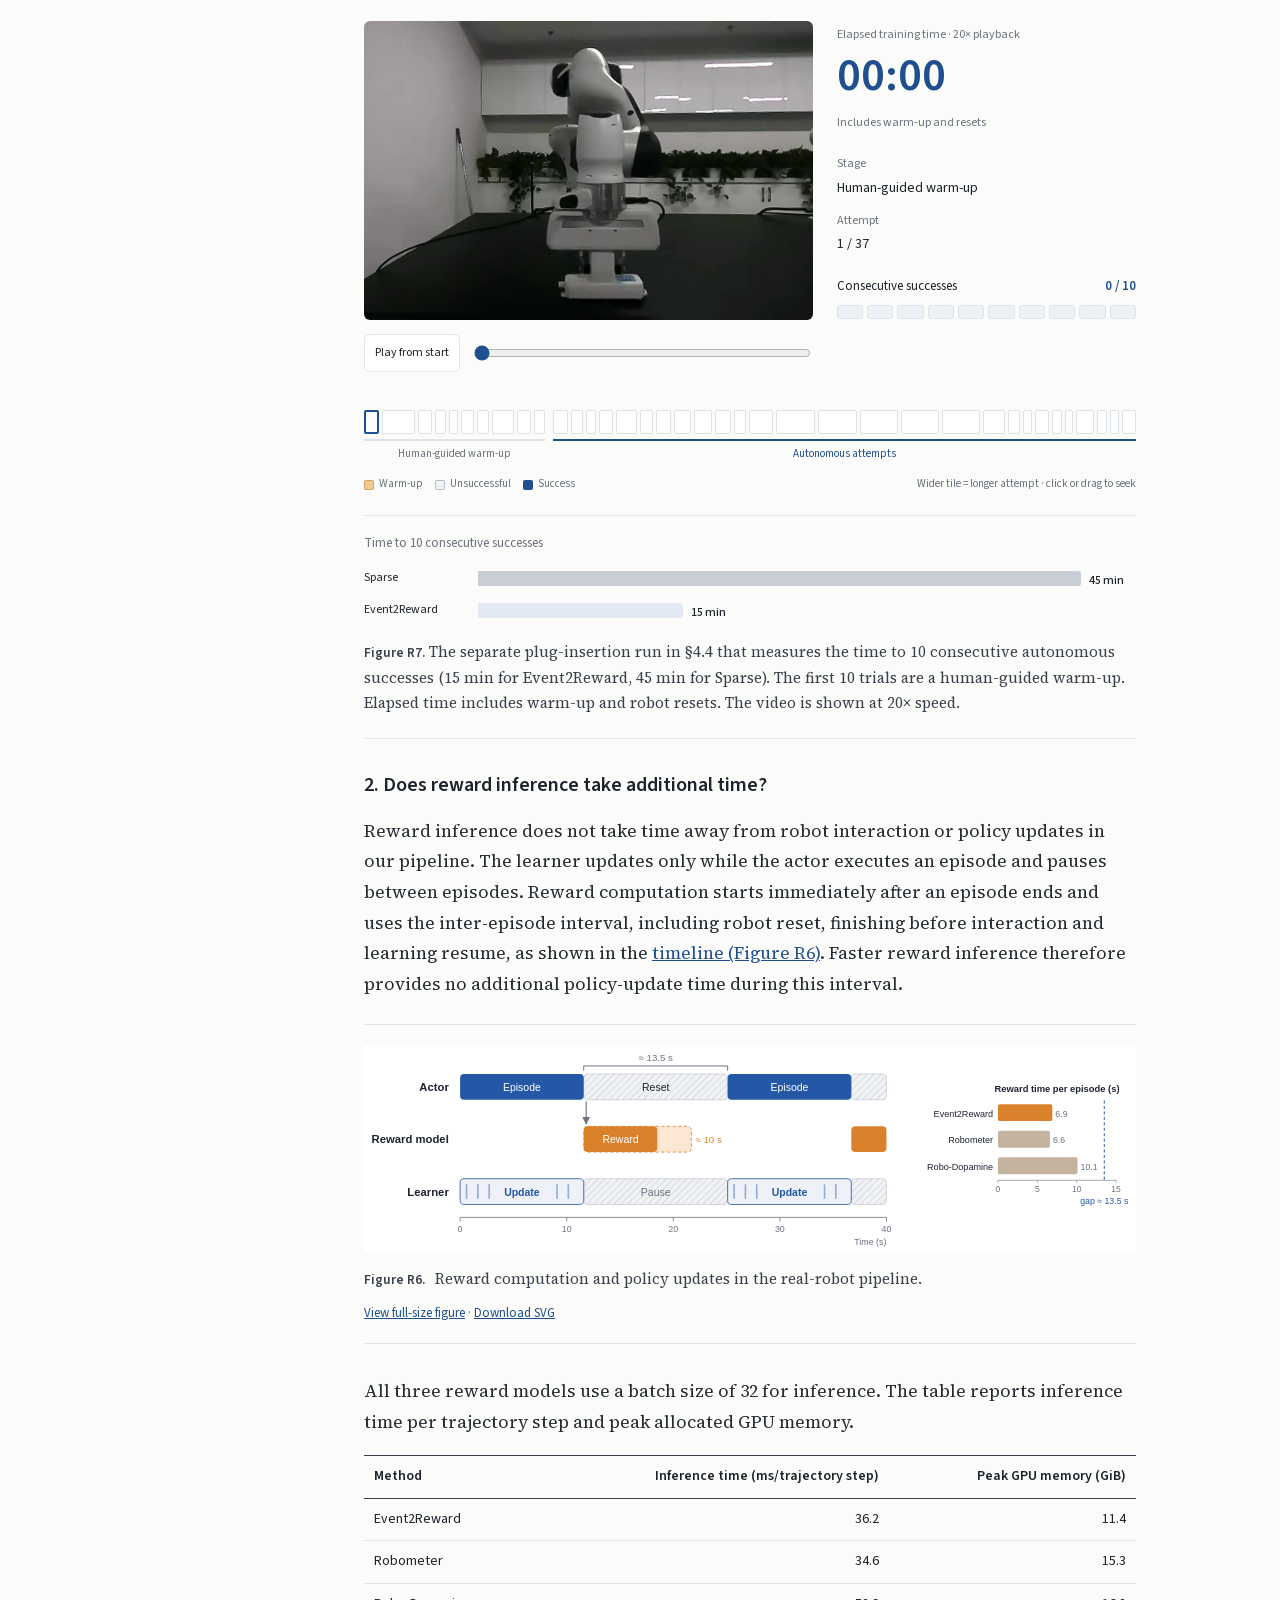
<file: 64X3.html>
<!doctype html><html lang="en"><head><meta charset="utf-8"><meta name="viewport" content="width=device-width,initial-scale=1"><meta name="robots" content="noindex,nofollow"><title>Reviewer responses · 64X3</title><link rel="icon" href="data:,"><link rel="stylesheet" href="kit/e2r.css"><link rel="stylesheet" href="kit/page.css"><link rel="stylesheet" href="kit/64X3.css"><link rel="stylesheet" href="kit/contribution.css"><link rel="stylesheet" href="kit/objective-joint.css"><link rel="stylesheet" href="kit/robometer.css"><link rel="stylesheet" href="kit/real-robot.css"><link rel="stylesheet" href="kit/cost.css"><link rel="stylesheet" href="kit/64x3-cost-plug.css"><link rel="stylesheet" href="kit/fonts.css"><link rel="stylesheet" href="kit/frame.css"><script src="kit/seekfix.js"></script><script src="data/frame.js" defer></script><script src="kit/frame.js" defer></script></head><body><main class="pg"><section id="contribution"><div class="kicker">Response · Reviewer 64X3 · Novelty</div><h1>What does event supervision add beyond Robometer and WVM?</h1><div class="quote"><div class="who">Critical Weaknesses</div><blockquote lang="en">The core ingredients are individually close to existing work: Robometer already combines temporal progress labels from demonstrations with supervision from real failures (success prediction and trajectory preferences), and WVM&#x27;s Suboptimal-Value-Bench already converts annotated hesitation/retry intervals into reference progress structure. The contribution reduces mainly to replacing trajectory-level preferences with event-anchored within-trajectory margin constraints, which is a sensible but incremental delta.</blockquote></div><h2>Response</h2><div class="prose" data-response="contribution" data-paragraph="0"><p>We agree that using successful demonstrations and non-ideal executions to train reward models has precedents. Our core contribution is to directly supervise the progress predictions used to compute shaping rewards through progress relations between states before and after events. For real suboptimal and failed executions, it is difficult to label the task progress of each state. For example, when a robot picks up a cup and then drops it, it is difficult to determine the progress value to assign after the drop, but we can determine that progress is lower after the drop than before it. Event2Reward uses these relations directly as supervision and combines them with progress targets from successful demonstrations to train the model, without assigning specific progress values to these states in suboptimal and failed executions or prescribing complete progress curves for them.</p></div><h3>Comparison with Robometer</h3><div class="prose" data-response="contribution" data-paragraph="1"><p>Robometer learns from real failed executions through success prediction and trajectory preferences, but this supervision does not directly identify which transitions within an execution should be penalized. In the cup example above, even if the robot picks up the cup again and completes the task, preferring this successful trajectory over a failed one does not identify the drop as a transition to penalize. Since shaping rewards depend on differences between adjacent progress predictions, <math xmlns="http://www.w3.org/1998/Math/MathML" display="inline" data-tex="F_t=\gamma p_{t+1}-p_t"><semantics><mrow><msub><mi>F</mi><mi>t</mi></msub><mo>=</mo><mi>γ</mi><msub><mi>p</mi><mrow><mi>t</mi><mo>+</mo><mn>1</mn></mrow></msub><mo>−</mo><msub><mi>p</mi><mi>t</mi></msub></mrow><annotation encoding="application/x-tex">F_t=\gamma p_{t+1}-p_t</annotation></semantics></math>, Event2Reward directly constrains post-drop progress to be lower than pre-drop progress, providing the local supervision needed for negative shaping feedback at the drop.</p></div><div class="prose" data-response="contribution" data-paragraph="2"><p>The <a href="#robometer-progress-comparison">video comparison (Figure R3)</a> shows a bottle being dropped and then picked up again: Event2Reward’s progress prediction decreases after the drop and rises after re-grasping, while Robometer’s prediction does not clearly reflect the loss of progress caused by the drop. Robometer’s incorrect progress predictions produce incorrect reward feedback, encouraging the policy to learn incorrect actions. Our experiments also show that Event2Reward performs better in downstream policy learning (Table 9).</p></div><figure class="fig" id="robometer-progress-comparison" data-cases="recovery"><div class="tabs"></div><div class="player"></div><div class="kfs" hidden></div><figcaption><b>Figure R3. </b>Event2Reward and Robometer progress predictions for the same execution in which a bottle is dropped and then picked up again. The shaded interval, 8.6–14.2 s, shows the states after the bottle lands on the table and before it is re-grasped. It lies between the annotated pre-drop reference state a = 8.1 s and recovery state r = 14.3 s, when the bottle has been re-grasped and the previous progress restored.</figcaption></figure><h3>Comparison with WVM</h3><div class="prose" data-response="contribution" data-paragraph="3"><p>WVM’s Suboptimal-Value-Bench constructs reference progress curves from annotated hesitation and retry intervals. These curves not only indicate that a regression occurred, but also specify how much progress decreases and how it subsequently recovers. In real executions, however, these changes depend on what the robot accomplishes. For example, after a bottle is dropped, it may remain on the table even as the arm keeps moving, so progress should not recover merely with the passage of time. Event2Reward directly supervises the model to predict lower progress after the drop than before it, and an increase after re-grasping. We do not need to assign a progress value to each of these states or prescribe a curve for the recovery.</p></div><div class="prose" data-response="contribution" data-paragraph="4"><p>This <a href="#event-supervision-comparison">video illustration (Figure R4)</a> makes the distinction concrete. After the bottle drops, the reference curve constructed using WVM’s rule returns to its pre-drop value at 10.3 seconds, but the bottle is still on the table and the robot has not yet picked it up again. Event2Reward’s progress prediction decreases after the drop and rises during re-grasping and lifting.</p></div><figure class="fig" id="event-supervision-comparison" data-cases="event-comparison"><div class="tabs"></div><div class="player"></div><div class="kfs" hidden></div><figcaption><b>Figure R4</b> Event2Reward’s progress prediction (solid line) and the reference curve reconstructed using WVM’s rule (dashed line). Shading marks the interval used to construct the WVM reference curve (8.1–9.2 s, from the pre-drop state to the end of retraction). Event2Reward’s event annotation uses the pre-drop state at a = 8.1 s as the reference and the state at r = 14.3 s, when the bottle has been re-grasped and its previous progress restored, as the recovery point.</figcaption></figure><div class="prose" data-response="contribution" data-paragraph="5"><p>In addition, the reference curves in WVM’s Suboptimal-Value-Bench end at task completion, whereas our event supervision does not require an execution to ultimately succeed. Even if the robot never re-grasps the dropped cup and ultimately fails to complete the task, we can still determine that progress is lower after the drop than before it and use this relation to train the progress model. The real-robot rollout dataset we constructed contains 46,958 failed executions, accounting for 64.7% of all trajectories (Appendix A.1, Table 2). WVM cannot use these failed executions for training through the reference-curve supervision described above, whereas Event2Reward can use their event relations to train the progress model. Beyond the supervision method itself, we also define four types of task-progress events and construct a corresponding event-annotated dataset, enabling progress relations in real suboptimal and failed executions to be systematically annotated and used for reward-model training.</p></div></section><article id="why-robometer"><div class="kicker">Response · Reviewer 64X3 · Robometer comparison</div><h2 class="question-title">Why does Event2Reward outperform Robometer?</h2><div class="quote"><div class="who">Critical Weaknesses · 10</div><blockquote lang="en">The paper reports that Event2Reward outperforms Robometer but provides little analysis of why, given that Robometer also leverages progress and preference signals from real failures.</blockquote></div><div class="quote"><div class="who">Questions For Authors · 9</div><blockquote lang="en">Why does Event2Reward outperform Robometer, which also exploits progress and preference signals from real failures? Can the authors provide a more detailed mechanistic analysis?</blockquote></div><h2>Response</h2><div class="prose" data-response="why-robometer" data-paragraph="0"><p>A key reason is that Event2Reward directly corrects the progress predictions used to compute shaping rewards. Robometer uses a preference head to compare entire executions and a separate progress head to predict task progress. Although the two heads share a backbone, the preference loss does not directly penalize local errors in the progress head. Thus, even when the model correctly ranks a successful trajectory above a failed one, it may still mistake a drop for progress. Event2Reward instead directly constrains post-drop progress to be lower than pre-drop progress and penalizes predictions that violate this relation.</p></div><div class="prose" data-response="why-robometer" data-paragraph="1"><p>The <a href="#robometer-mechanism-example">video example (Figure R5)</a> illustrates this difference. The bottle drops onto the table and is later picked up again. Robometer’s progress predictions do not clearly distinguish the regression after the drop from the subsequent recovery. Event2Reward predicts a clear decrease after the drop and an increase as the robot re-grasps and lifts the bottle. This example illustrates that the ability to compare entire executions does not guarantee correct progress feedback during an execution.</p></div><figure class="fig" id="robometer-mechanism-example" data-64x3-example="ketchup-recovery"><div class="tabs"></div><div class="player"></div><div class="kfs" hidden></div><figcaption><b>Figure R5.</b> The shaded interval (6.7–11.0 s) runs from the pre-drop reference state to recovery of that state after re-grasping. Its boundaries are identified from the video.</figcaption></figure><div class="prose" data-response="why-robometer" data-paragraph="2"><p>The supervision ablations in §4.1 and Appendix C.1 further show that learning to compare trajectories does not necessarily yield more effective shaping rewards. Progress + Preference, which uses Robometer-style trajectory-comparison learning, achieves an average accuracy of 95% on unseen success–failure comparisons in LIBERO-10 (Table 10), confirming that it learned the comparison task. However, the results in §4.1 show a normalized evaluation AUC of 36.7 ± 7.8% for Progress + Relation versus 19.4 ± 14.3% for Progress + Preference (Figure 3 and Table 9). Progress-only achieves 19.6 ± 10.1% (Table 9). These results show that, in this experiment, despite achieving 95% trajectory-comparison accuracy, Progress + Preference performs similarly to Progress-only in policy learning, while Progress + Relation, which directly supervises progress relations, performs better.</p></div><div class="prose" data-response="why-robometer" data-paragraph="3"><p>In addition to the experiments in §4.1 of the main paper, we provide results on all ten LIBERO-Object tasks to examine the same difference in supervision on another suite. Each condition uses five environment seeds. Within 200k environment steps, Progress + Relation achieves 57.76 ± 6.59% evaluation success, compared with 44.28 ± 9.04% for Progress + Preference, 48.24 ± 7.35% for Progress-only, and 41.36 ± 4.08% for Relation-only (<a href="#figure-r1">Figure R1</a>).</p></div><figure class="fig paper-figure" id="figure-r1"><a href="figures/object-supervision-ten-tasks.png" target="_blank" rel="noopener" aria-label="Open full-resolution Figure R1"><img src="figures/object-supervision-ten-tasks.png" alt="Figure R1: independent evaluation success on ten LIBERO-Object tasks, their average, and final success table." width="4827" height="1452"></a><figcaption><b>Figure R1.</b> Supervision ablations on all ten LIBERO-Object tasks. Curves show means over five environment seeds with ±1.96 SEM shading. Success follows the protocol of §4.1 (Appendix C.1). Curves and final evaluation success are reported within a 200k environment-step budget.</figcaption><p class="note"><a href="figures/object-supervision-ten-tasks.png" target="_blank" rel="noopener">View original figure at full resolution</a> · <a href="figures/object-supervision-ten-tasks.pdf" download>Download PDF</a></p></figure><div class="prose" data-response="why-robometer" data-paragraph="4"><p>The comparison between the full Event2Reward and Robometer systems is reported in §4.2.</p></div></article>
<section id="objective"><div class="kicker">Response · Reviewer 64X3 · Training objective</div><h1>How is the training objective defined?</h1><div class="quote"><div class="who">Critical Weaknesses · 1</div><blockquote lang="en">Several core technical components are insufficiently defined in the main text. The phrase &quot;a soft encoding with mean <math data-tex="y_t" xmlns="http://www.w3.org/1998/Math/MathML"><semantics><mrow><msub><mi>y</mi><mi>t</mi></msub></mrow><annotation encoding="application/x-tex">y_t</annotation></semantics></math>&quot; (Sec. 3.3) is not explained - it is unclear what distribution family this soft encoding is, how its spread is set, and how sensitive results are to it.</blockquote></div><div class="quote"><div class="who">Critical Weaknesses · 2</div><blockquote lang="en">The relation loss notation is confusing. <math data-tex="\ell_e(t)" xmlns="http://www.w3.org/1998/Math/MathML"><semantics><mrow><msub><mi mathvariant="normal">ℓ</mi><mi>e</mi></msub><mo stretchy="false">(</mo><mi>t</mi><mo stretchy="false">)</mo></mrow><annotation encoding="application/x-tex">\ell_e(t)</annotation></semantics></math> in Eq. (1) is introduced without being explicitly defined as the per-timestep penalty for event <math data-tex="e" xmlns="http://www.w3.org/1998/Math/MathML"><semantics><mrow><mi>e</mi></mrow><annotation encoding="application/x-tex">e</annotation></semantics></math>, and the margin <math data-tex="m_e" xmlns="http://www.w3.org/1998/Math/MathML"><semantics><mrow><msub><mi>m</mi><mi>e</mi></msub></mrow><annotation encoding="application/x-tex">m_e</annotation></semantics></math> is described only as &quot;determined by the training rule, not an annotated amount of progress loss,&quot; deferring all actual loss and margin definitions to Appendix B.3. The main text should be self-contained enough to replicate the core objective.</blockquote></div><div class="quote"><div class="who">Critical Weaknesses · 3</div><blockquote lang="en">The sentence &quot;We average the corresponding penalties within each event and then across events to obtain <math data-tex="L_{rel}" xmlns="http://www.w3.org/1998/Math/MathML"><semantics><mrow><msub><mi>L</mi><mrow><mi>r</mi><mi>e</mi><mi>l</mi></mrow></msub></mrow><annotation encoding="application/x-tex">L_{rel}</annotation></semantics></math>&quot; leaves the aggregation across the four event types and across trajectories ambiguous (e.g., are events weighted equally regardless of interval length or trajectory count?).</blockquote></div><div class="quote"><div class="who">Critical Weaknesses · 13</div><blockquote lang="en">In Figure 2, it is unclear whether the upper and lower parts of the left-side images are related to each other; if not, they should be separated more clearly, as the current layout confuses the input/output of the model.</blockquote></div><div class="quote"><div class="who">Questions For Authors · 1</div><blockquote lang="en">What exactly is the &quot;soft encoding with mean <math data-tex="y_t" xmlns="http://www.w3.org/1998/Math/MathML"><semantics><mrow><msub><mi>y</mi><mi>t</mi></msub></mrow><annotation encoding="application/x-tex">y_t</annotation></semantics></math>&quot; used for the progress cross-entropy, and how sensitive is performance to its design?</blockquote></div><div class="quote"><div class="who">Questions For Authors · 2</div><blockquote lang="en">Could the authors explicitly define <math data-tex="\ell_e(t)" xmlns="http://www.w3.org/1998/Math/MathML"><semantics><mrow><msub><mi mathvariant="normal">ℓ</mi><mi>e</mi></msub><mo stretchy="false">(</mo><mi>t</mi><mo stretchy="false">)</mo></mrow><annotation encoding="application/x-tex">\ell_e(t)</annotation></semantics></math> — is it the per-timestep penalty for event <math data-tex="e" xmlns="http://www.w3.org/1998/Math/MathML"><semantics><mrow><mi>e</mi></mrow><annotation encoding="application/x-tex">e</annotation></semantics></math> — and state the margin rules for all four event types in the main text?</blockquote></div><h2>Response</h2><div class="prose" data-response="objective" data-paragraph="0"><p>The model predicts current task progress from the task instruction and visual observations. Temporal labels from successful demonstrations tell the model approximately how far the task has progressed at a given state. Event annotations specify how progress should relate across states. Both types of supervision train the same progress model, through progress cross-entropy and relation penalties, respectively. We have added the relevant definitions to §3.3 of the revised manuscript and explain the two components and their aggregation below.</p></div><h3>Soft encoding</h3><div class="prose" data-response="objective" data-paragraph="1"><p>The model outputs probabilities over 101 progress values, <math data-tex="\{0,0.01,\ldots,1\}" display="inline" xmlns="http://www.w3.org/1998/Math/MathML"><semantics><mrow><mo stretchy="false">{</mo><mn>0</mn><mo separator="true">,</mo><mn>0.01</mn><mo separator="true">,</mo><mo>…</mo><mo separator="true">,</mo><mn>1</mn><mo stretchy="false">}</mo></mrow><annotation encoding="application/x-tex">\{0,0.01,\ldots,1\}</annotation></semantics></math>, whose probability-weighted average is the predicted progress. For a temporal label <math data-tex="y_t" xmlns="http://www.w3.org/1998/Math/MathML"><semantics><mrow><msub><mi>y</mi><mi>t</mi></msub></mrow><annotation encoding="application/x-tex">y_t</annotation></semantics></math> from a successful demonstration, we encode this single progress value as a probability distribution over nearby progress values and train the model using cross-entropy against it. This target distribution is constructed using discrete Gaussian kernels with width <math data-tex="\sigma=2" display="inline" xmlns="http://www.w3.org/1998/Math/MathML"><semantics><mrow><mi>σ</mi><mo>=</mo><mn>2</mn></mrow><annotation encoding="application/x-tex">\sigma=2</annotation></semantics></math> bins and mean progress equal to <math data-tex="y_t" xmlns="http://www.w3.org/1998/Math/MathML"><semantics><mrow><msub><mi>y</mi><mi>t</mi></msub></mrow><annotation encoding="application/x-tex">y_t</annotation></semantics></math>. We have clarified this definition in §§3.1 and 3.3 of the revised manuscript. The full construction and boundary handling are given in Appendix B. All reported experiments use this fixed encoding. We have not conducted a separate sensitivity study of the kernel width or encoding design.</p></div><h3>Relation penalties and margins</h3><div class="prose" data-response="objective" data-paragraph="2"><p>We define <math data-tex="\ell_e(t)" xmlns="http://www.w3.org/1998/Math/MathML"><semantics><mrow><msub><mi mathvariant="normal">ℓ</mi><mi>e</mi></msub><mo stretchy="false">(</mo><mi>t</mi><mo stretchy="false">)</mo></mrow><annotation encoding="application/x-tex">\ell_e(t)</annotation></semantics></math> as the penalty for event <math data-tex="e" xmlns="http://www.w3.org/1998/Math/MathML"><semantics><mrow><mi>e</mi></mrow><annotation encoding="application/x-tex">e</annotation></semantics></math> at comparison time <math data-tex="t" display="inline" xmlns="http://www.w3.org/1998/Math/MathML"><semantics><mrow><mi>t</mi></mrow><annotation encoding="application/x-tex">t</annotation></semantics></math>, with <math data-tex="p_t" display="inline" xmlns="http://www.w3.org/1998/Math/MathML"><semantics><mrow><msub><mi>p</mi><mi>t</mi></msub></mrow><annotation encoding="application/x-tex">p_t</annotation></semantics></math> the predicted progress. The reference scores <math data-tex="\bar p_a" display="inline" xmlns="http://www.w3.org/1998/Math/MathML"><semantics><mrow><msub><mover accent="true"><mi>p</mi><mo>ˉ</mo></mover><mi>a</mi></msub></mrow><annotation encoding="application/x-tex">\bar p_a</annotation></semantics></math> and <math data-tex="\bar p_r" display="inline" xmlns="http://www.w3.org/1998/Math/MathML"><semantics><mrow><msub><mover accent="true"><mi>p</mi><mo>ˉ</mo></mover><mi>r</mi></msub></mrow><annotation encoding="application/x-tex">\bar p_r</annotation></semantics></math> correspond to the event reference state and, for regression and recovery, the recovery reference state. Both are computed by the current model with gradients stopped. With <math data-tex="[z]_+=\max(z,0)" display="inline" xmlns="http://www.w3.org/1998/Math/MathML"><semantics><mrow><mo stretchy="false">[</mo><mi>z</mi><msub><mo stretchy="false">]</mo><mo>+</mo></msub><mo>=</mo><mi>max</mi><mo>⁡</mo><mo stretchy="false">(</mo><mi>z</mi><mo separator="true">,</mo><mn>0</mn><mo stretchy="false">)</mo></mrow><annotation encoding="application/x-tex">[z]_+=\max(z,0)</annotation></semantics></math>, the four penalties are</p></div><math data-tex="
\ell_e(t)=
\begin{cases}
[\,|p_t-\bar p_a|-\epsilon\,]_+^2,
&amp; \text{Progress stall},\\[2pt]
[\,p_t-\min(\bar p_a,\bar p_r)+m_e\,]_+^2,
&amp; \text{Regression and recovery},\\[2pt]
[\,p_t-\bar p_a\,]_+^2,
&amp; \text{No further progress},\\[2pt]
[\,p_t-\bar p_a+m\,]_+^2,
&amp; \text{Unrecovered regression}.
\end{cases}
" display="block" xmlns="http://www.w3.org/1998/Math/MathML"><semantics><mrow><msub><mi mathvariant="normal">ℓ</mi><mi>e</mi></msub><mo stretchy="false">(</mo><mi>t</mi><mo stretchy="false">)</mo><mo>=</mo><mrow><mo fence="true">{</mo><mtable rowspacing="0.36em" columnalign="left left" columnspacing="1em"><mtr><mtd><mstyle scriptlevel="0" displaystyle="false"><mrow><mo stretchy="false">[</mo><mtext> </mtext><mi mathvariant="normal">∣</mi><msub><mi>p</mi><mi>t</mi></msub><mo>−</mo><msub><mover accent="true"><mi>p</mi><mo>ˉ</mo></mover><mi>a</mi></msub><mi mathvariant="normal">∣</mi><mo>−</mo><mi>ϵ</mi><mtext> </mtext><msubsup><mo stretchy="false">]</mo><mo>+</mo><mn>2</mn></msubsup><mo separator="true">,</mo></mrow></mstyle></mtd><mtd><mstyle scriptlevel="0" displaystyle="false"><mrow><mtext>Progress stall</mtext><mo separator="true">,</mo></mrow></mstyle></mtd></mtr><mtr><mtd><mstyle scriptlevel="0" displaystyle="false"><mrow><mo stretchy="false">[</mo><mtext> </mtext><msub><mi>p</mi><mi>t</mi></msub><mo>−</mo><mi>min</mi><mo>⁡</mo><mo stretchy="false">(</mo><msub><mover accent="true"><mi>p</mi><mo>ˉ</mo></mover><mi>a</mi></msub><mo separator="true">,</mo><msub><mover accent="true"><mi>p</mi><mo>ˉ</mo></mover><mi>r</mi></msub><mo stretchy="false">)</mo><mo>+</mo><msub><mi>m</mi><mi>e</mi></msub><mtext> </mtext><msubsup><mo stretchy="false">]</mo><mo>+</mo><mn>2</mn></msubsup><mo separator="true">,</mo></mrow></mstyle></mtd><mtd><mstyle scriptlevel="0" displaystyle="false"><mrow><mtext>Regression and recovery</mtext><mo separator="true">,</mo></mrow></mstyle></mtd></mtr><mtr><mtd><mstyle scriptlevel="0" displaystyle="false"><mrow><mo stretchy="false">[</mo><mtext> </mtext><msub><mi>p</mi><mi>t</mi></msub><mo>−</mo><msub><mover accent="true"><mi>p</mi><mo>ˉ</mo></mover><mi>a</mi></msub><mtext> </mtext><msubsup><mo stretchy="false">]</mo><mo>+</mo><mn>2</mn></msubsup><mo separator="true">,</mo></mrow></mstyle></mtd><mtd><mstyle scriptlevel="0" displaystyle="false"><mrow><mtext>No further progress</mtext><mo separator="true">,</mo></mrow></mstyle></mtd></mtr><mtr><mtd><mstyle scriptlevel="0" displaystyle="false"><mrow><mo stretchy="false">[</mo><mtext> </mtext><msub><mi>p</mi><mi>t</mi></msub><mo>−</mo><msub><mover accent="true"><mi>p</mi><mo>ˉ</mo></mover><mi>a</mi></msub><mo>+</mo><mi>m</mi><mtext> </mtext><msubsup><mo stretchy="false">]</mo><mo>+</mo><mn>2</mn></msubsup><mo separator="true">,</mo></mrow></mstyle></mtd><mtd><mstyle scriptlevel="0" displaystyle="false"><mrow><mtext>Unrecovered regression</mtext><mi mathvariant="normal">.</mi></mrow></mstyle></mtd></mtr></mtable></mrow></mrow><annotation encoding="application/x-tex">
\ell_e(t)=
\begin{cases}
[\,|p_t-\bar p_a|-\epsilon\,]_+^2,
&amp; \text{Progress stall},\\[2pt]
[\,p_t-\min(\bar p_a,\bar p_r)+m_e\,]_+^2,
&amp; \text{Regression and recovery},\\[2pt]
[\,p_t-\bar p_a\,]_+^2,
&amp; \text{No further progress},\\[2pt]
[\,p_t-\bar p_a+m\,]_+^2,
&amp; \text{Unrecovered regression}.
\end{cases}
</annotation></semantics></math><div class="prose" data-response="objective" data-paragraph="3"><p>We use <math data-tex="\epsilon=0.02" display="inline" xmlns="http://www.w3.org/1998/Math/MathML"><semantics><mrow><mi>ϵ</mi><mo>=</mo><mn>0.02</mn></mrow><annotation encoding="application/x-tex">\epsilon=0.02</annotation></semantics></math>, <math data-tex="m=0.1" display="inline" xmlns="http://www.w3.org/1998/Math/MathML"><semantics><mrow><mi>m</mi><mo>=</mo><mn>0.1</mn></mrow><annotation encoding="application/x-tex">m=0.1</annotation></semantics></math>, and <math data-tex="m_e=\min\{m,\tfrac12\min(\bar p_a,\bar p_r)\}" display="inline" xmlns="http://www.w3.org/1998/Math/MathML"><semantics><mrow><msub><mi>m</mi><mi>e</mi></msub><mo>=</mo><mi>min</mi><mo>⁡</mo><mo stretchy="false">{</mo><mi>m</mi><mo separator="true">,</mo><mstyle displaystyle="false" scriptlevel="0"><mfrac><mn>1</mn><mn>2</mn></mfrac></mstyle><mi>min</mi><mo>⁡</mo><mo stretchy="false">(</mo><msub><mover accent="true"><mi>p</mi><mo>ˉ</mo></mover><mi>a</mi></msub><mo separator="true">,</mo><msub><mover accent="true"><mi>p</mi><mo>ˉ</mo></mover><mi>r</mi></msub><mo stretchy="false">)</mo><mo stretchy="false">}</mo></mrow><annotation encoding="application/x-tex">m_e=\min\{m,\tfrac12\min(\bar p_a,\bar p_r)\}</annotation></semantics></math>. These tolerances and margins are training rules, not annotated amounts of progress loss. The four penalties and margin rules are now explicitly stated in §3.3, with further implementation details in Appendix B.3.</p></div><h3>Event aggregation</h3><div class="prose" data-response="objective" data-paragraph="4"><p>We first average comparison penalties within each event, then average over the valid sampled events in a batch. Each sampled event therefore receives equal weight, regardless of its duration or number of comparison observations. We do not perform an additional averaging step by event type or trajectory. Multiple sampled events from one trajectory contribute separately, and the four event types occur according to the sampling allocation in Appendix B.4, rather than being forced to contribute equally. We have clarified the aggregation unit in §3.3; the full formula is in Appendix B.3.</p></div><div class="prose" data-response="objective" data-paragraph="5"><p>In addition, we have clarified the model inputs and progress output in §3.1. We removed the original Figure 2 to eliminate the ambiguity about inputs and outputs caused by its layout. The new Figure 2 shows real-robot examples of the four event types.</p></div></section>
<section id="collapse"><div class="kicker">Response · Reviewer 64X3 · Question 3</div><h1>Why do Relation-only predictions collapse?</h1><div class="quote"><div class="who">Critical Weaknesses · 11</div><blockquote lang="en">The interesting finding that Relation-only predictions &quot;collapse to nearly identical values close to zero across trajectory stages&quot; is reported but not explained; an analysis of why relation-only supervision degenerates would strengthen the complementarity claim.</blockquote></div><div class="quote"><div class="who">Questions For Authors · 3</div><blockquote lang="en">Why do Relation-only progress predictions collapse to near-zero values? Can the authors provide more analysis or intuition for this degenerate behavior?</blockquote></div><h2>Response</h2><div class="prose" data-response="collapse" data-paragraph="0"><p>We first use an example to intuitively explain why progress predictions at different task stages may shrink together when trained with relation supervision alone. For a no-further-progress event, progress at the later state should not exceed progress at the reference state, with penalty</p></div><math xmlns="http://www.w3.org/1998/Math/MathML" display="block" data-tex="\ell_e(t)=[p_t-\bar p_a]_+^2."><semantics><mrow><msub><mi>ℓ</mi><mi>e</mi></msub><mrow><mo>(</mo><mi>t</mi><mo>)</mo></mrow><mo>=</mo><msubsup><mrow><mo>[</mo><msub><mi>p</mi><mi>t</mi></msub><mo>−</mo><msub><mover accent="true"><mi>p</mi><mo>¯</mo></mover><mi>a</mi></msub><mo>]</mo></mrow><mo>+</mo><mn>2</mn></msubsup><mo>.</mo></mrow><annotation encoding="application/x-tex">\ell_e(t)=[p_t-\bar p_a]_+^2.</annotation></semantics></math><div class="prose" data-response="collapse" data-paragraph="1"><p>Predictions <math xmlns="http://www.w3.org/1998/Math/MathML" display="inline" data-tex="(\bar p_a,p_t)=(0.4,0.6)"><semantics><mrow><mrow><mo>(</mo><msub><mover accent="true"><mi>p</mi><mo>¯</mo></mover><mi>a</mi></msub><mo>,</mo><msub><mi>p</mi><mi>t</mi></msub><mo>)</mo></mrow><mo>=</mo><mrow><mo>(</mo><mn>0.4</mn><mo>,</mo><mn>0.6</mn><mo>)</mo></mrow></mrow><annotation encoding="application/x-tex">(\bar p_a,p_t)=(0.4,0.6)</annotation></semantics></math> incorrectly indicate increasing progress and incur a penalty of <math xmlns="http://www.w3.org/1998/Math/MathML" display="inline" data-tex="0.04"><semantics><mrow><mn>0.04</mn></mrow><annotation encoding="application/x-tex">0.04</annotation></semantics></math>. Scaling them down to <math xmlns="http://www.w3.org/1998/Math/MathML" display="inline" data-tex="(0.04,0.06)"><semantics><mrow><mrow><mo>(</mo><mn>0.04</mn><mo>,</mo><mn>0.06</mn><mo>)</mo></mrow></mrow><annotation encoding="application/x-tex">(0.04,0.06)</annotation></semantics></math> reduces the penalty to <math xmlns="http://www.w3.org/1998/Math/MathML" display="inline" data-tex="0.0004"><semantics><mrow><mn>0.0004</mn></mrow><annotation encoding="application/x-tex">0.0004</annotation></semantics></math>, while the predicted increase remains incorrect. Thus, for this type of relation penalty, the model can reduce the loss by shrinking prediction differences without learning the correct progress relation.</p></div><div class="prose" data-response="collapse" data-paragraph="2"><p>This also explains why relative relation supervision needs to be combined with absolute progress supervision. Relation supervision constrains which states should have higher or lower progress, while temporal supervision from successful demonstrations provides progress targets from 0 to 1 across task stages. When the model reduces the relation loss by lowering its predictions overall, these targets guide the predictions back toward their corresponding values, helping preserve progress differences across stages.</p></div><div class="prose" data-response="collapse" data-paragraph="3"><p>We have also added training diagnostics and controlled experiments to further examine this explanation. Given the length of the full experimental settings, results, and analysis, we present them in Appendix C.1.2 of the revised paper, under “Understanding Relation-only collapse.”</p></div></section>
<section id="joint-training"><div class="kicker">Response · Reviewer 64X3 · Joint training</div><h1>What does the rollout joint training ablation remove and show?</h1><div class="quote"><div class="who">Questions For Authors · 4</div><blockquote lang="en">Is &quot;rollout-based joint training&quot; in Sec. 4.3 identical to the joint objective and continued-training stage of Sec. 3.3? What precisely is removed in the &quot;w/o joint training&quot; variant - data, loss terms, or the entire stage?</blockquote></div><div class="quote"><div class="who">Critical Weaknesses · excerpt</div><blockquote lang="en">the ablation does not isolate the contribution of relation supervision from extra data and extra optimization at this stage.</blockquote></div><h2>Response</h2><div class="prose" data-response="joint-training" data-paragraph="0"><p>Yes. Rollout joint training is the continued-training stage described in the original §3.3 (L270–283) and uses the same joint objective. We agree that the original text did not make this connection clear, and we now describe the stage explicitly in §3.5. It trains on the Event2Reward dataset with replayed pretraining data. The w/o rollout joint training variant skips this entire stage and proceeds directly from the same pretrained checkpoint to target-task adaptation. Target-task adaptation and its learning objective are retained.</p></div><div class="prose" data-response="joint-training" data-paragraph="1"><p>We have rewritten §4.3 to clarify that this experiment evaluates whether the entire joint training stage helps subsequent target-task adaptation. The results show that models trained through this stage achieve higher mean success rates at all three adaptation data sizes. At averages of 4, 10, and 20 adaptation trajectories per task, success rates with rollout joint training are 67.04 ± 5.47%, 72.16 ± 4.89%, and 72.16 ± 2.97%, respectively, compared with 64.48 ± 7.16%, 66.08 ± 2.86%, and 70.12 ± 9.51% without this stage (Table 16). The mean gains are 2.56, 6.08, and 2.04 percentage points, respectively. After rollout joint training, the model achieves a mean success rate of 72.16% with an average of only 10 target-task adaptation trajectories per task, matching its mean with 20 trajectories per task (<a href="#figure4">Figure 4 of the revised paper</a>). We agree with your observation that this comparison does not separate the effect of relation supervision from those of additional data and additional updates, as explicitly stated in Appendix C.2.4 of the revised paper.</p></div><figure class="fig paper-figure" id="figure4"><a href="figures/section43-data-efficiency.png" target="_blank" rel="noopener" aria-label="Open full-resolution Figure 4 of the revised paper"><img src="figures/section43-data-efficiency.png" alt="Figure 4 of the revised paper. Two panels compare policy success and adaptation data efficiency." width="2200" height="887"></a><figcaption><b>Figure 4 of the revised paper</b> Data-Efficient Adaptation. Both panels report mean success within 200k environment steps. Error bars show ±1 sample standard deviation across five environment seeds. Baselines are from Table 1. The dotted line marks w/o rollout joint training with 20 trajectories per task. Exact results are in Appendix C.2.4 (Table 16).</figcaption><p class="note">Click the figure to view at full resolution.</p></figure><div class="prose" data-response="joint-training" data-paragraph="2"><p>The effect of relation supervision itself is tested separately by the controlled ablation in §4.1. On four LIBERO-10 tasks, keeping the data and sampling unchanged and disabling only the relation loss reduces normalized evaluation AUC from 36.7% to 19.1% (Appendix C.1, Table 9). The supervision ablations extended to all ten tasks in each of LIBERO-10 and LIBERO-Object also support the conclusion that adding relation supervision improves downstream policy learning (<a href="qD2Z.html#figure-r2">Figure R2</a> and <a href="#figure-r1">Figure R1</a>).</p></div></section>
<section id="data-budget"><div class="kicker">Response · Reviewer 64X3 · Data and budgets</div><h1>How were adaptation data sizes and interaction budgets chosen?</h1><div class="quote"><div class="who">Questions For Authors · 5</div><blockquote lang="en">What do &quot;20 trajectories/task (avg.)&quot; and &quot;4 trajectories/task (avg.)&quot; mean exactly, and how were these numbers chosen?</blockquote></div><div class="quote"><div class="who">Questions For Authors · 6</div><blockquote lang="en">How were the per-suite interaction budgets and training timesteps chosen?</blockquote></div><h2>Response</h2><div class="prose" data-response="data-budget" data-paragraph="0"><p>The original §4.3 did not clearly explain the meaning of these adaptation data sizes or why they were chosen. We have revised §4.3 to clarify what these adaptation data sizes mean and added an intermediate experiment using 100 adaptation trajectories. “20 trajectories/task (avg.)” and “4 trajectories/task (avg.)” refer to totals of 200 and 40 adaptation trajectories across the ten LIBERO-Object tasks, without requiring equal counts for every task. The 200-trajectory setting uses the adaptation set shared by Event2Reward and Robometer in §4.2. The 40-trajectory subset tests adaptation with substantially less target-task data, while the added 100-trajectory setting examines the intermediate data size. Subsets are sampled by task and trajectory type, with membership fixed before training (Appendix C.2.4). Results for all three data sizes are shown in <a href="#figure4">Figure 4 of the revised paper</a> and discussed in our response on joint training (Q4, W4–W5).</p></div><div class="prose" data-response="data-budget" data-paragraph="1"><p>Because LIBERO-10 tasks require longer executions, we set its interaction budget to 1.2M environment steps, compared with 200k for the other three suites (Spatial, Object, and Goal). These budgets were fixed before comparing reward models, and all methods use the same budget within each suite. We report success from the last independent evaluation within the budget, following the protocol in Appendix C.2.2.</p></div></section>
<section id="real-robot"><div class="kicker">Response · Reviewer 64X3 · Real-robot training budget</div><h1>Does reward inference affect the 30-minute comparison?</h1><div class="quote"><div class="who">Critical Weaknesses · 8</div><blockquote lang="en">The real-world comparison uses a matched 30-minute wall-clock budget, but it is not reported how the actual number of training steps differs across methods under this setup, nor whether other resources (VRAM, RAM, reward-inference latency) are comparable. A comparison at matched training steps would help disentangle reward quality from per-step computational cost.</blockquote></div><div class="quote"><div class="who">Questions For Authors · 7</div><blockquote lang="en">Under the matched 30-minute wall-clock budget, how do the actual training steps and resource usage (VRAM/RAM, reward-inference latency) differ across methods? How does the comparison look at matched training steps?</blockquote></div><h2>Response</h2><h3 class="reply-subheading" id="robot-training-volume">1. How much training is completed in 30 minutes?</h3><div class="prose" data-response="real-robot" data-paragraph="0"><p>We use the same 30-minute wall-clock budget to compare learning outcomes with the same amount of robot time. This budget includes environment interaction, resets between episodes, and reward computation. Execution and reset times also vary naturally, so interaction steps and update counts are not identical under the same time budget.</p></div><div class="prose" data-response="real-robot" data-paragraph="1"><p>The following tables report one of the three training runs for each task and method in Figure 6 of the paper.</p></div><h4 class="task-heading">RAM insertion</h4><div class="table-wrap"><table class="training-table" aria-label="RAM insertion"><thead><tr><th scope="col">Method</th><th scope="col">Env. steps</th><th scope="col">Actor updates</th><th scope="col">Critic updates</th></tr></thead><tbody><tr><th scope="row">Event2Reward</th><td class="num">8,127</td><td class="num">6,949</td><td class="num">13,898</td></tr><tr><th scope="row">Robometer</th><td class="num">8,881</td><td class="num">7,407</td><td class="num">14,814</td></tr><tr><th scope="row">Robo-Dopamine</th><td class="num">9,156</td><td class="num">7,773</td><td class="num">15,546</td></tr></tbody></table></div><h4 class="task-heading">Ethernet insertion</h4><div class="table-wrap"><table class="training-table" aria-label="Ethernet insertion"><thead><tr><th scope="col">Method</th><th scope="col">Env. steps</th><th scope="col">Actor updates</th><th scope="col">Critic updates</th></tr></thead><tbody><tr><th scope="row">Event2Reward</th><td class="num">6,423</td><td class="num">5,799</td><td class="num">11,598</td></tr><tr><th scope="row">Robometer</th><td class="num">6,955</td><td class="num">6,107</td><td class="num">12,214</td></tr><tr><th scope="row">Robo-Dopamine</th><td class="num">7,454</td><td class="num">6,679</td><td class="num">13,358</td></tr></tbody></table></div><h4 class="task-heading">Plug insertion</h4><div class="table-wrap"><table class="training-table" aria-label="Plug insertion"><thead><tr><th scope="col">Method</th><th scope="col">Env. steps</th><th scope="col">Actor updates</th><th scope="col">Critic updates</th></tr></thead><tbody><tr><th scope="row">Event2Reward</th><td class="num">5,347</td><td class="num">4,551</td><td class="num">9,102</td></tr><tr><th scope="row">Robometer</th><td class="num">6,335</td><td class="num">5,435</td><td class="num">10,870</td></tr><tr><th scope="row">Robo-Dopamine</th><td class="num">6,017</td><td class="num">5,241</td><td class="num">10,482</td></tr></tbody></table></div><div class="prose" data-response="real-robot" data-paragraph="2"><p>In the reported runs across the three tasks, Event2Reward has fewer environment steps and fewer Actor and Critic updates than either baseline, so its performance advantage cannot be attributed to more environment interaction or updates. Event2Reward’s higher success rate causes episodes to end earlier and resets to occur more frequently, so more of the 30-minute budget is spent on resets, resulting in fewer environment steps and updates.</p></div><figure class="cost-plug" id="plug-training-run">
<div class="cost-plug-grid"><div><video src="media/64x3-plug-training.mp4" poster="media/64x3-plug-training-criterion.jpg" width="768" height="512" muted playsinline preload="metadata" aria-label="Plug-insertion training run at 20× speed"></video>
<div class="cost-plug-controls"><button type="button" data-plug="play">Play from start</button><input data-plug="seek" type="range" min="0" max="48.3333" step="0.01" value="45.85" aria-label="Position in the training run"></div>
</div>
<div class="cost-plug-summary"><div><span class="cost-plug-label">Elapsed training time · 20× playback</span><strong class="cost-plug-time" data-plug="clock">15:16</strong><span class="cost-plug-label">Includes warm-up and resets</span></div>
<dl><div><dt>Stage</dt><dd data-plug="phase">Criterion reached</dd></div><div><dt>Attempt</dt><dd data-plug="trial">37 / 37</dd></div></dl>
<div class="cost-plug-streak"><span>Consecutive successes</span><b data-plug="streak">10 / 10</b></div><div class="cost-plug-cells" aria-hidden="true"><i class="on"></i><i class="on"></i><i class="on"></i><i class="on"></i><i class="on"></i><i class="on"></i><i class="on"></i><i class="on"></i><i class="on"></i><i class="on"></i></div></div></div>
<div class="cost-plug-trials" data-plug="trials"></div>
<div class="cost-plug-comparison"><p class="cost-plug-comparison-title">Time to 10 consecutive successes</p>
<div class="cost-plug-bar"><span>Sparse</span><div class="cost-plug-track"><i style="width:100%"></i><b style="left:100%">45 min</b></div></div>
<div class="cost-plug-bar"><span>Event2Reward</span><div class="cost-plug-track"><s style="width:33.9173%"></s><i data-plug="fill" style="width:33.9173%"></i><b style="left:33.9173%">15 min</b></div></div></div>
<figcaption><b>Figure R7.</b> The separate plug-insertion run in §4.4 that measures the time to 10 consecutive autonomous successes (15 min for Event2Reward, 45 min for Sparse). The first 10 trials are a human-guided warm-up. Elapsed time includes warm-up and robot resets. The video is shown at 20× speed.</figcaption></figure><h3 class="reply-subheading" id="robot-inference-cost">2. Does reward inference take additional time?</h3><div class="prose" data-response="real-robot" data-paragraph="3"><p>Reward inference does not take time away from robot interaction or policy updates in our pipeline. The learner updates only while the actor executes an episode and pauses between episodes. Reward computation starts immediately after an episode ends and uses the inter-episode interval, including robot reset, finishing before interaction and learning resume, as shown in the <a href="#reward-timeline">timeline (Figure R6)</a>. Faster reward inference therefore provides no additional policy-update time during this interval.</p></div><figure class="fig timeline-figure" id="reward-timeline"><div class="timeline-scroll"><a href="figures/reward-flow-final.svg" target="_blank" rel="noopener"><img src="figures/reward-flow-final.svg" width="956" height="257" alt="Actor episodes, reward computation during inter-episode intervals, learner updates and pauses, and reward times for three models."></a></div><figcaption><b>Figure R6.</b> Reward computation and policy updates in the real-robot pipeline.</figcaption><p class="note"><a href="figures/reward-flow-final.svg" target="_blank" rel="noopener">View full-size figure</a> · <a href="figures/reward-flow-final.svg" download>Download SVG</a></p></figure><div class="prose" data-response="real-robot" data-paragraph="4"><p>All three reward models use a batch size of 32 for inference. The table reports inference time per trajectory step and peak allocated GPU memory.</p></div><div class="table-wrap"><table class="inference-table" aria-label="Reward-inference costs at batch size 32"><thead><tr><th scope="col">Method</th><th scope="col">Inference time (ms/trajectory step)</th><th scope="col">Peak GPU memory (GiB)</th></tr></thead><tbody><tr><th scope="row">Event2Reward</th><td class="num">36.2</td><td class="num">11.4</td></tr><tr><th scope="row">Robometer</th><td class="num">34.6</td><td class="num">15.3</td></tr><tr><th scope="row">Robo-Dopamine</th><td class="num">52.9</td><td class="num">16.2</td></tr></tbody></table></div><div class="prose" data-response="real-robot" data-paragraph="5"><p>For plug insertion, the interval between episodes averages about 13.5 seconds. At the measured throughput, scoring the longest trajectory of 190 steps takes about 6.9 seconds for Event2Reward, 6.6 seconds for Robometer, and 10.1 seconds for Robo-Dopamine. All three fit within this interval, without additional waiting for reward inference. Event2Reward is also slightly slower than Robometer in reward inference, so its higher success under the 30-minute budget cannot be explained by faster reward computation.</p></div></section>
<section id="cost"><div class="kicker">Response · Reviewer 64X3 · Annotation cost</div><h1>How much does event annotation cost?</h1><div class="quote"><div class="who">Critical Weaknesses · 9</div><blockquote lang="en">The efficiency claims do not account for annotation cost. The claim that Event2Reward reaches the rollout-success criterion in 15 minutes vs. 45 for Sparse ignores the time and human/VLM resources required to annotate event rollouts and adaptation trajectories; these should be counted or at least discussed when claiming faster robot learning.</blockquote></div><div class="quote"><div class="who">Critical Weaknesses · 6</div><blockquote lang="en">The annotation pipeline depends on a proprietary VLM (two-pass annotation with GPT-5.6 Sol) plus human review, which limits reproducibility of the dataset-construction process itself even if the resulting annotations are released.</blockquote></div><div class="quote"><div class="who">Questions For Authors · 8</div><blockquote lang="en">Why are the time and resources spent on event annotation (for both the rollout dataset and target-task adaptation data) not counted in the learning-efficiency comparisons?</blockquote></div><h2>Response</h2><div class="prose" data-response="cost" data-paragraph="0"><p>We report online policy-learning time separately from preparation costs. In our plug-insertion experiment, Event2Reward reaches the success criterion after approximately 15 minutes of online training, compared with 45 minutes for Sparse. Both times include initial experience collection and robot resets during the online stage. Before training, the reward model is adapted using five successful demonstrations and five suboptimal trajectories. Progress labels for the successful demonstrations are generated automatically from time, so only the five suboptimal trajectories require event annotation, which took approximately one minute. Reward-model adaptation took approximately nine minutes on a single H200 GPU. The successful demonstrations were collected through human teleoperation, while the suboptimal trajectories were reused from recordings of previous policy runs. <a href="#plug-training-run">Figure R7</a> shows this training run with Event2Reward reward shaping: the first 10 trials are a human-guided warm-up, followed by autonomous policy exploration. The policy achieves 10 consecutive successful plug insertions at 15 min 16 s.</p></div><div class="prose" data-response="cost" data-paragraph="1"><p>To illustrate the event-annotation process, we provide a continuous screen recording covering all 87 complete episodes from the paper’s Ethernet-insertion run <a href="#annotation-recording">Figure R8</a>. One author familiar with the event definitions completed the annotations in 9 minutes 53 seconds of active work, excluding pauses, averaging 6.8 seconds per trajectory.</p></div><figure class="rec" id="annotation-recording"><video src="media/ethernet-annotation-87-10x.mp4" controls playsinline preload="metadata" muted></video><div class="table-wrap"><table aria-label="Annotation timing"><thead><tr><th scope="col">Measure</th><th scope="col" class="num">Value</th></tr></thead><tbody><tr><th scope="row">Episodes annotated (one full training run)</th><td class="num">87 (20 successful, 67 failed)</td></tr><tr><th scope="row">Total annotation time</th><td class="num">9 min 53 s</td></tr><tr><th scope="row">Median time per episode, all</th><td class="num">4.4 s</td></tr><tr><th scope="row">Median time per episode, failed</th><td class="num">4.1 s</td></tr></tbody></table></div><figcaption><b>Figure R8.</b> Annotating every episode of one Ethernet-insertion training run, shown at 10× speed. One author familiar with the event definitions annotated all 87 episodes in order, without selection. The overlay at the bottom right shows real elapsed time from the start of annotation, including pauses. The text reports active annotation time, 9 min 53 s, excluding pauses. The 14 episodes marked uncertain are included in the time. These annotations were made only to measure annotation speed and were not used for training.</figcaption></figure><div class="prose" data-response="cost" data-paragraph="2"><p>Constructing the Event2Reward dataset requires a one-time investment in model calls and human annotation. As an example, for the publicly released RoboChallenge data used in our paper, we used GPT-5.6 Sol (medium reasoning) to propose candidate event annotations. Annotating its main batch consumed approximately 3.8 billion tokens, with an estimated API cost of US$15,000–19,000. Human annotators independently annotate visible state changes in the videos without seeing the model outputs. Their annotations are then compared with the model proposals. Disagreements are reviewed by a third party, and annotation quality is checked through spot checks. Annotators only need to identify event types and mark key time points, without assigning framewise progress values. The initial independent annotation rate is approximately 260–330 trajectories per person-hour, or about 11–14 seconds per trajectory.</p></div><div class="prose" data-response="cost" data-paragraph="3"><p>We will release the final event annotations, annotation protocol, and GPT prompts. Researchers can follow the protocol to carry out independent human annotation and quality review, or directly use the released final annotations to train reward models and reproduce the policy-learning experiments.</p></div></section>
</main><script src="data/responses.js"></script><script src="data/64X3.js"></script><script src="data/64X3-contribution.js"></script><script src="data/64X3-objective-joint.js"></script><script src="data/64X3-robometer.js"></script><script src="kit/e2r.js"></script><script src="data/64X3-data-budget.js"></script><script src="data/64X3-real-robot.js"></script><script src="data/64X3-cost.js"></script><script src="kit/page.js"></script><script src="kit/objective-joint.js"></script><script src="data/64X3-plug-timeline.js"></script><script src="kit/64x3-cost-plug.js"></script></body></html>
</file>
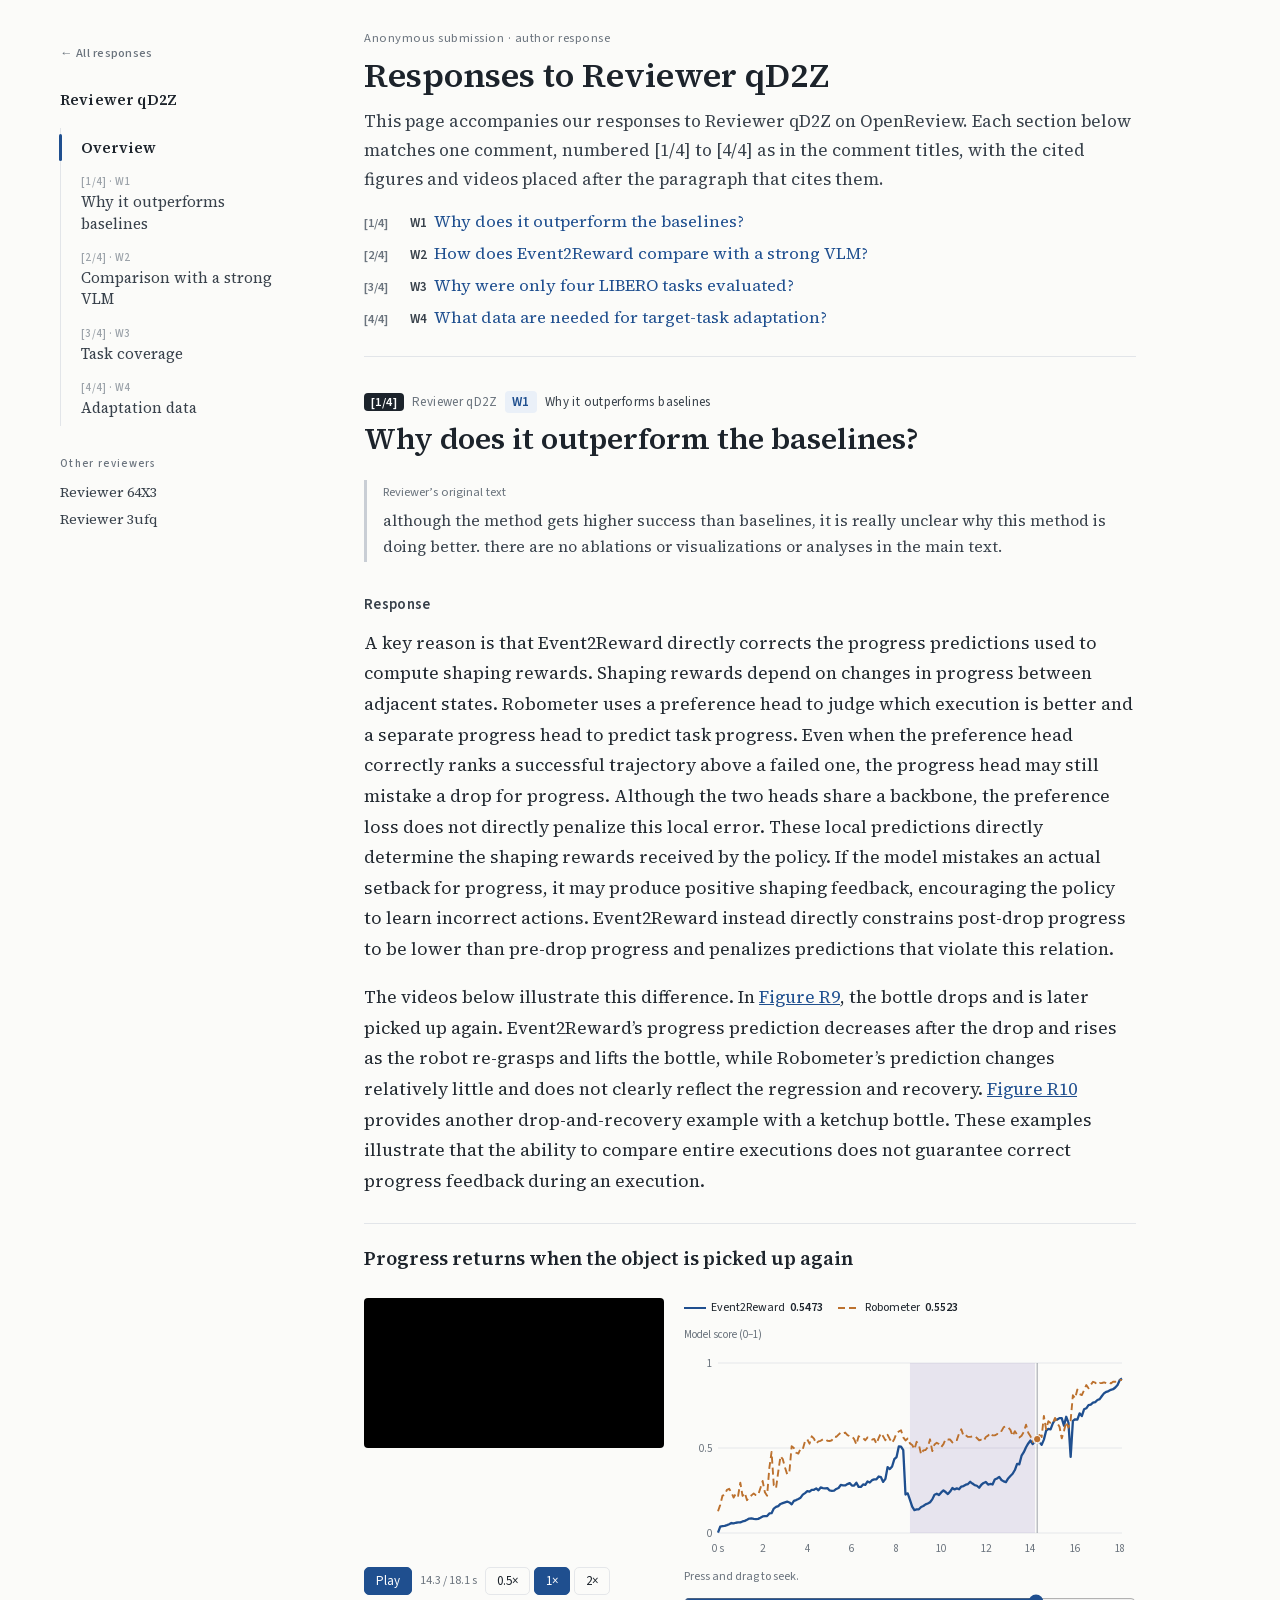
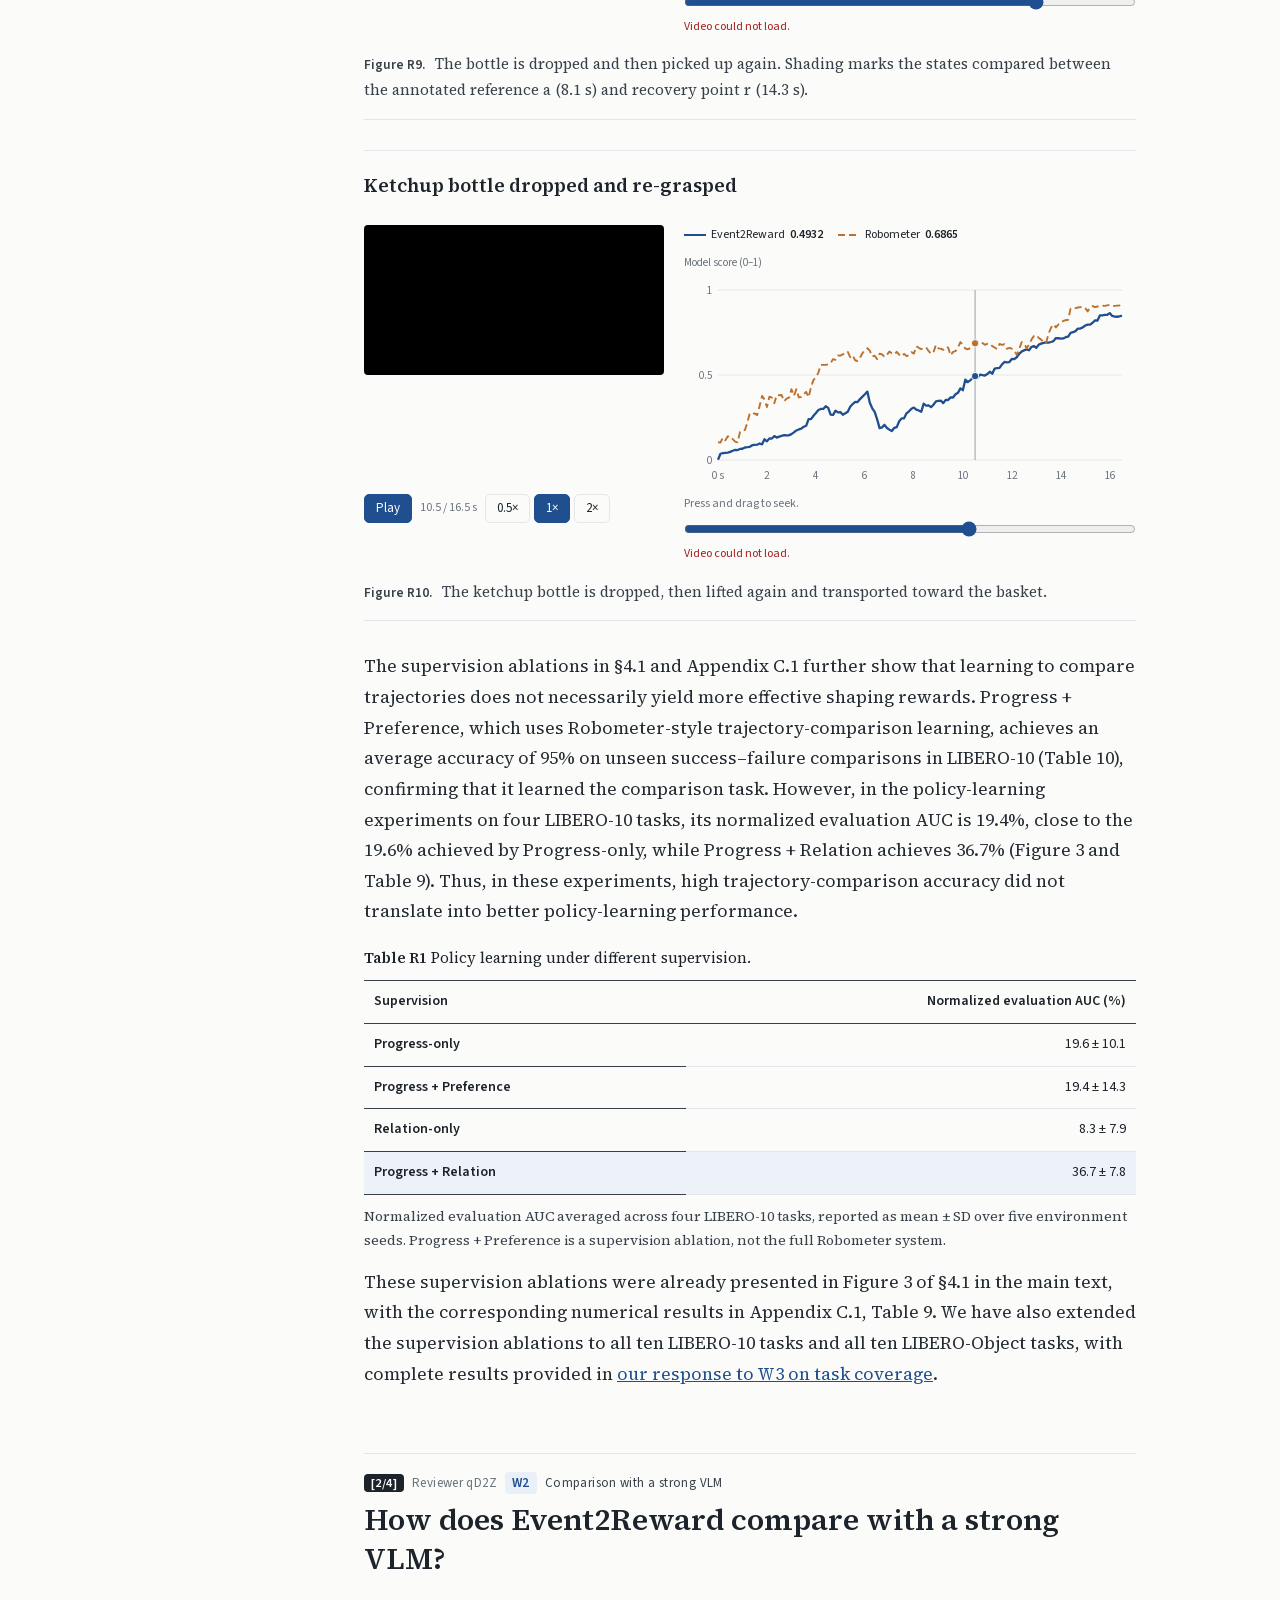
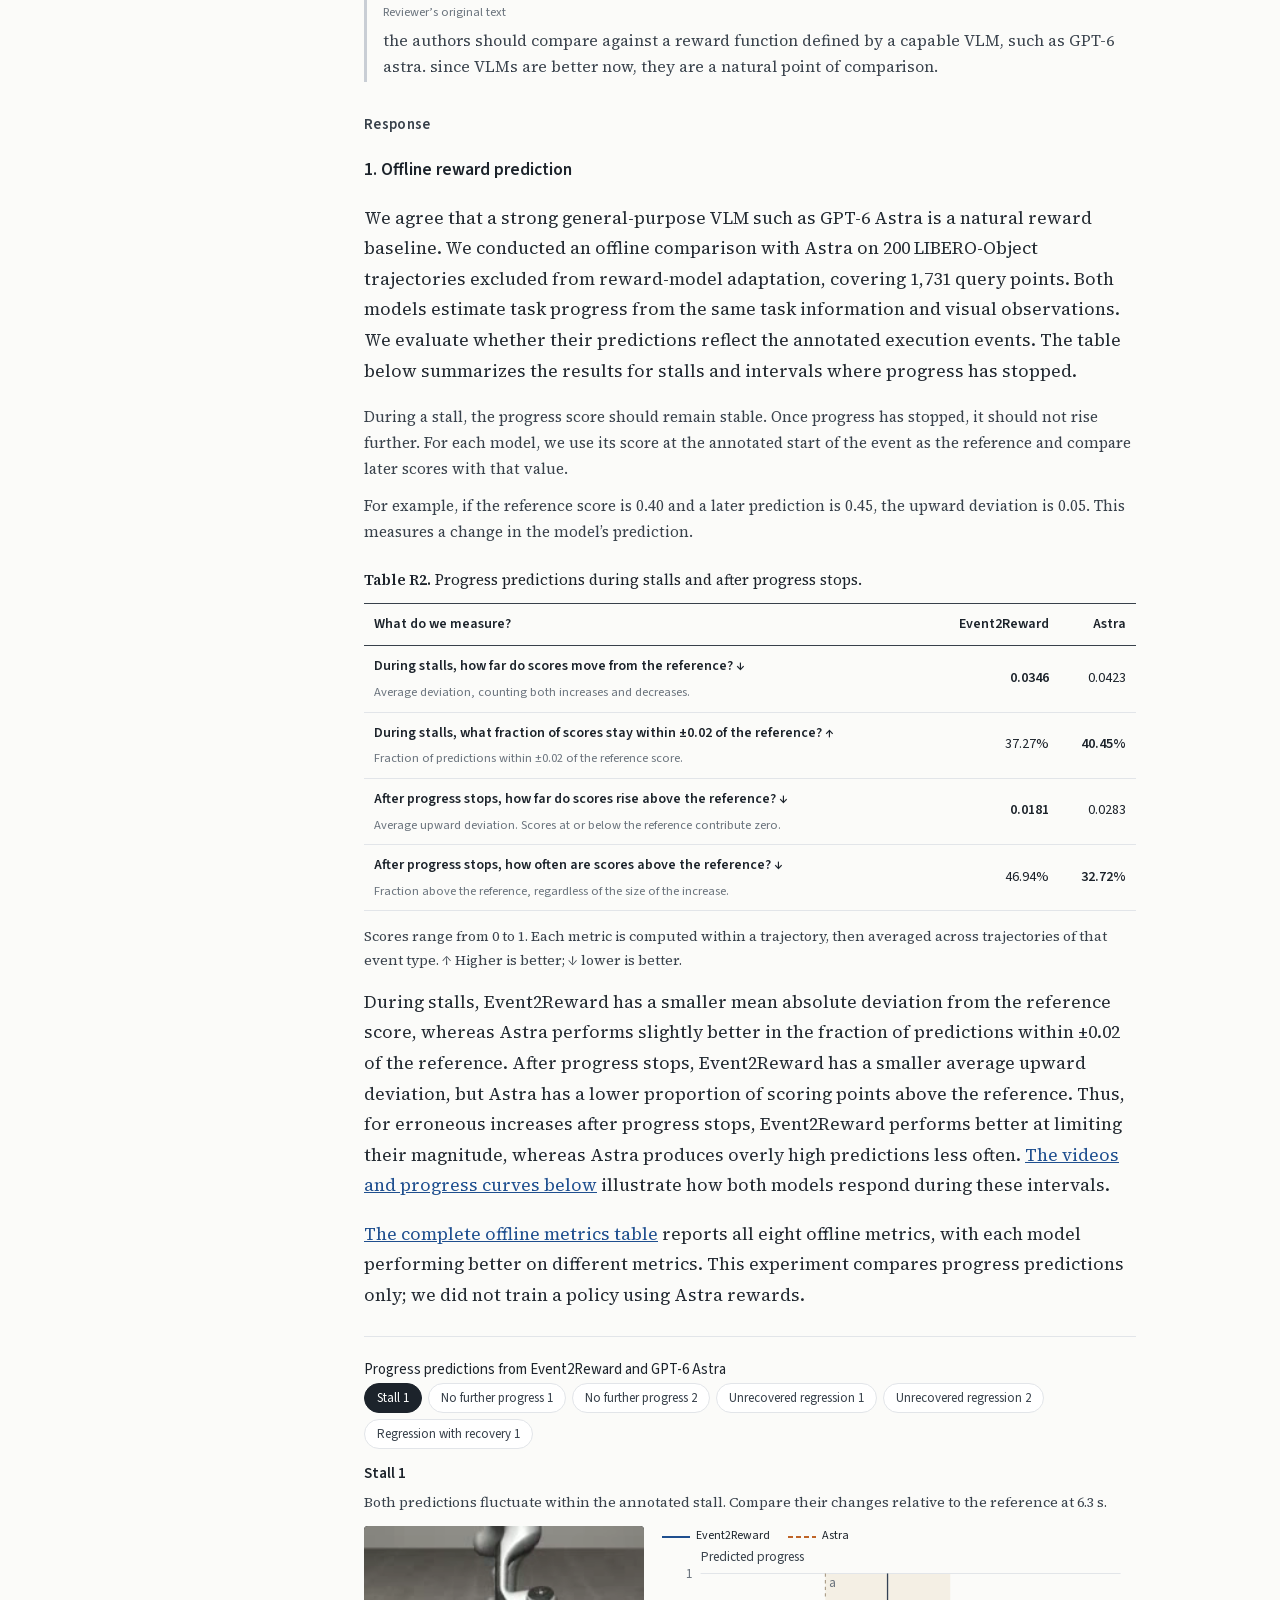
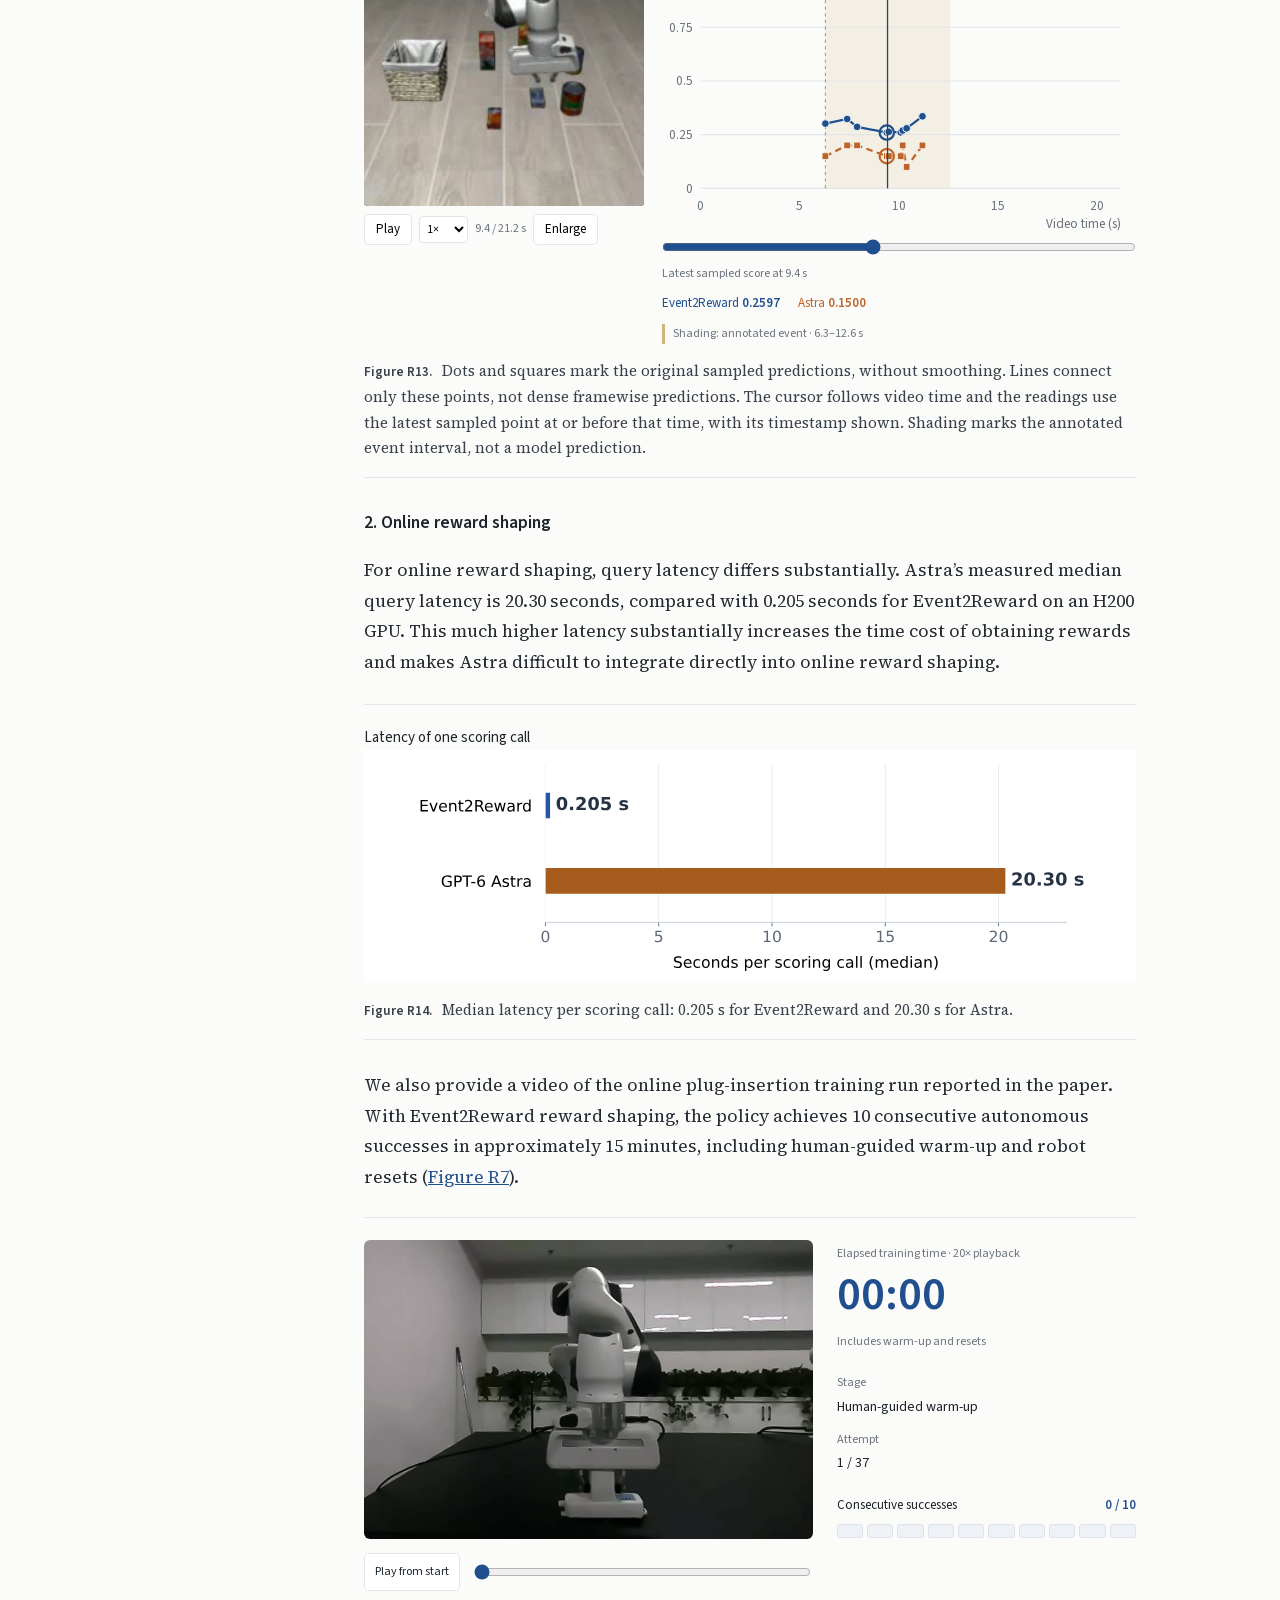
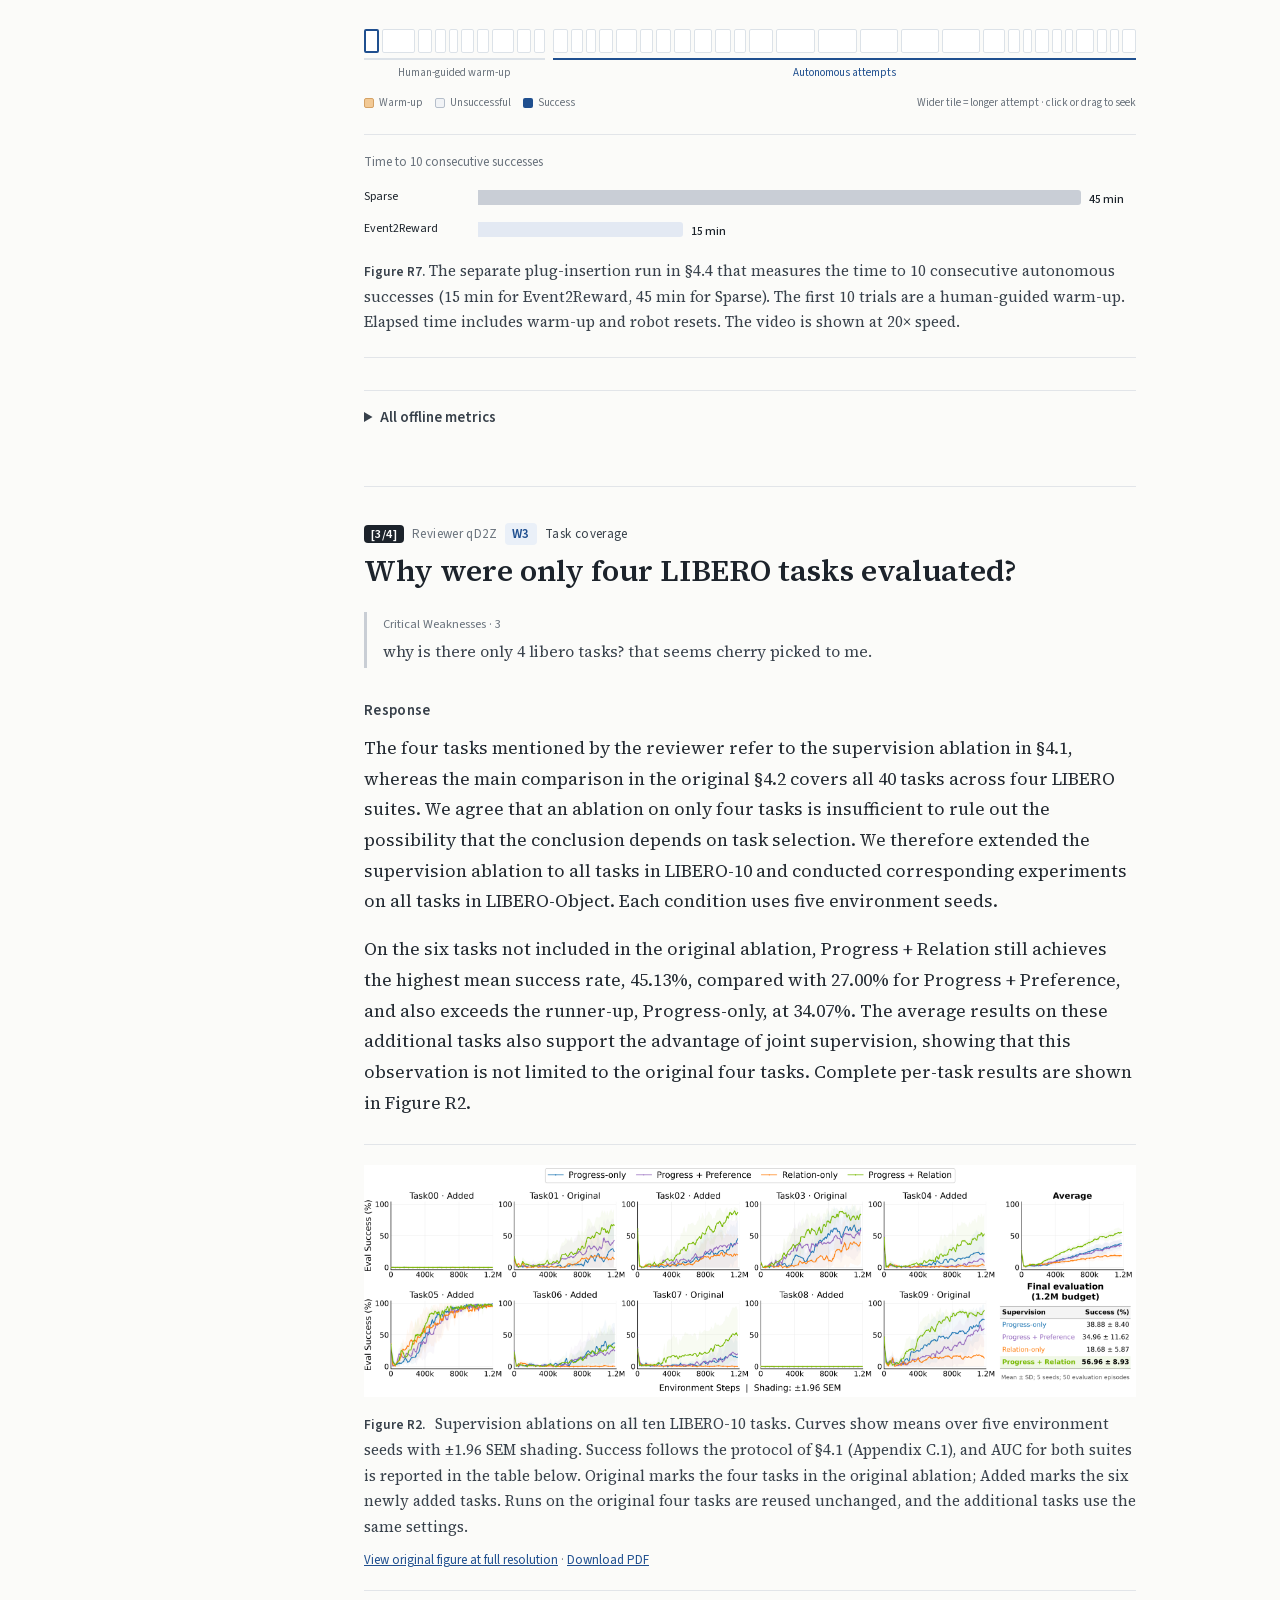
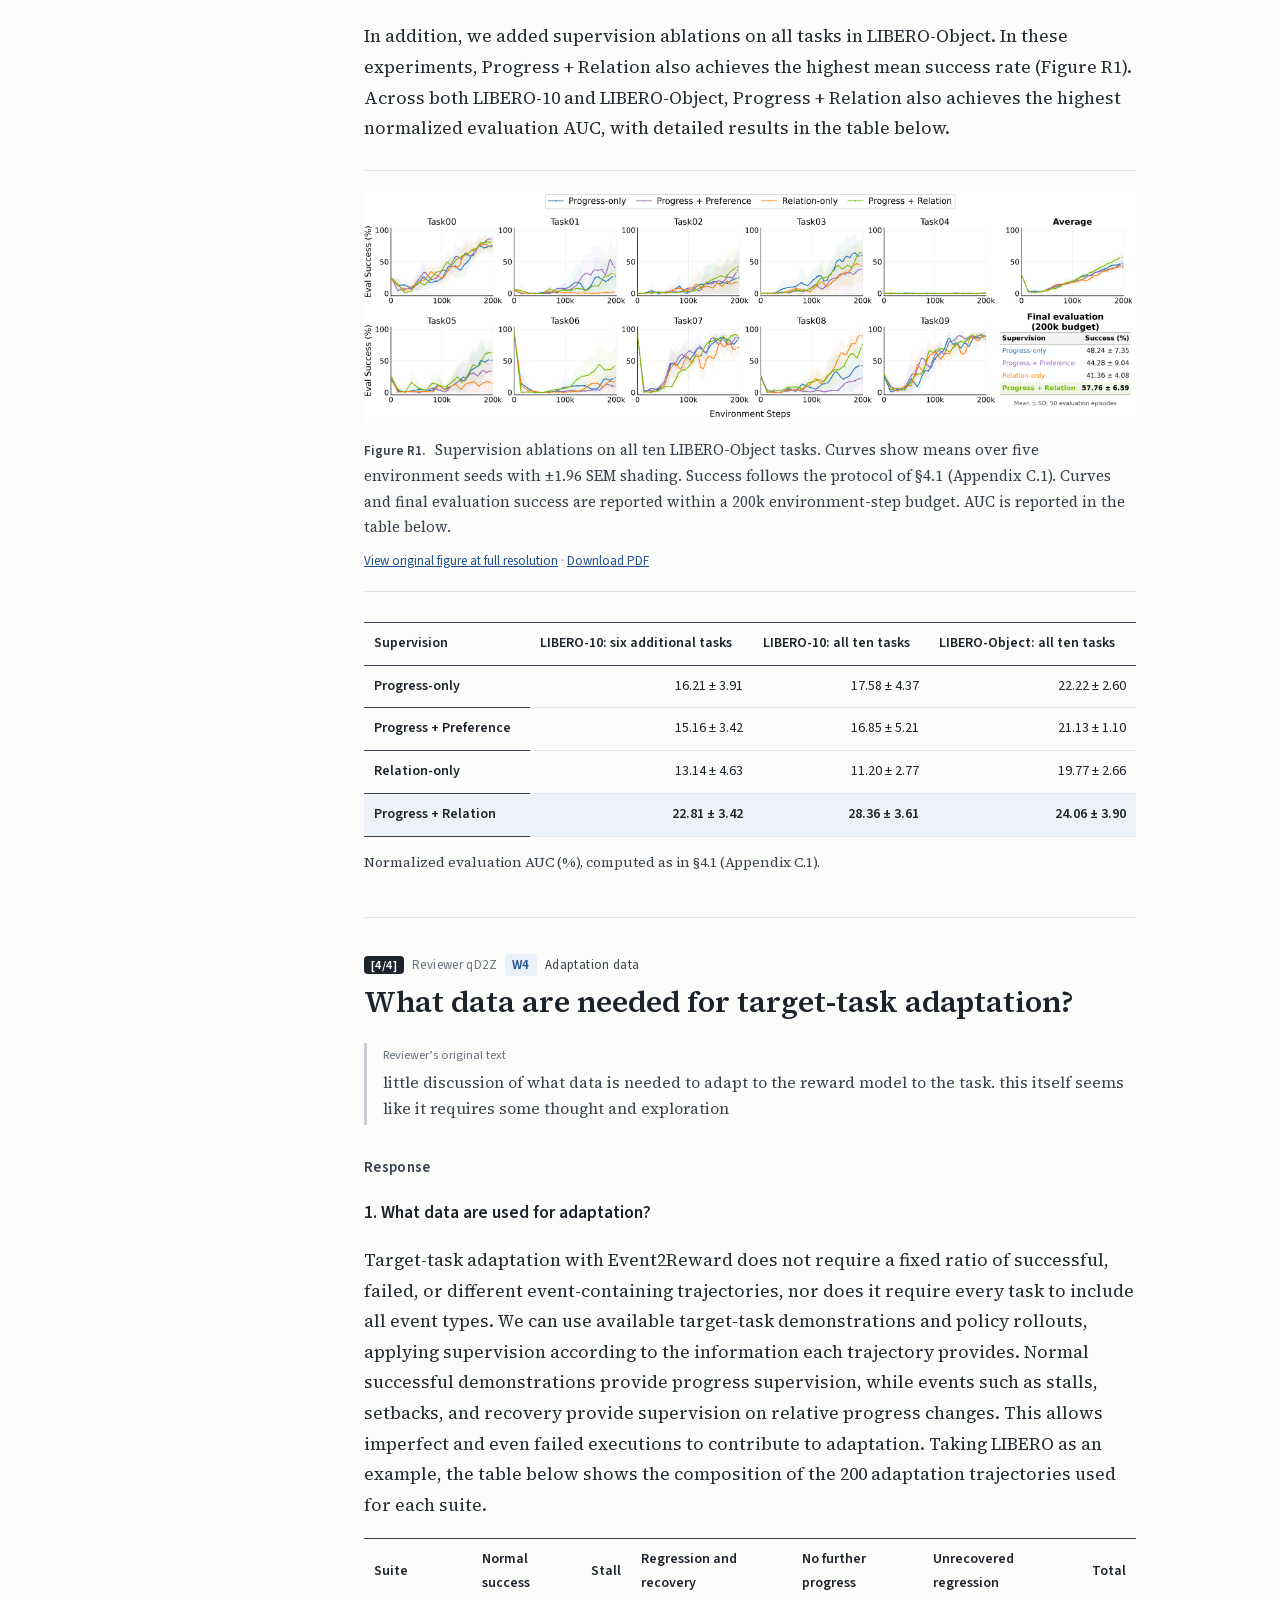
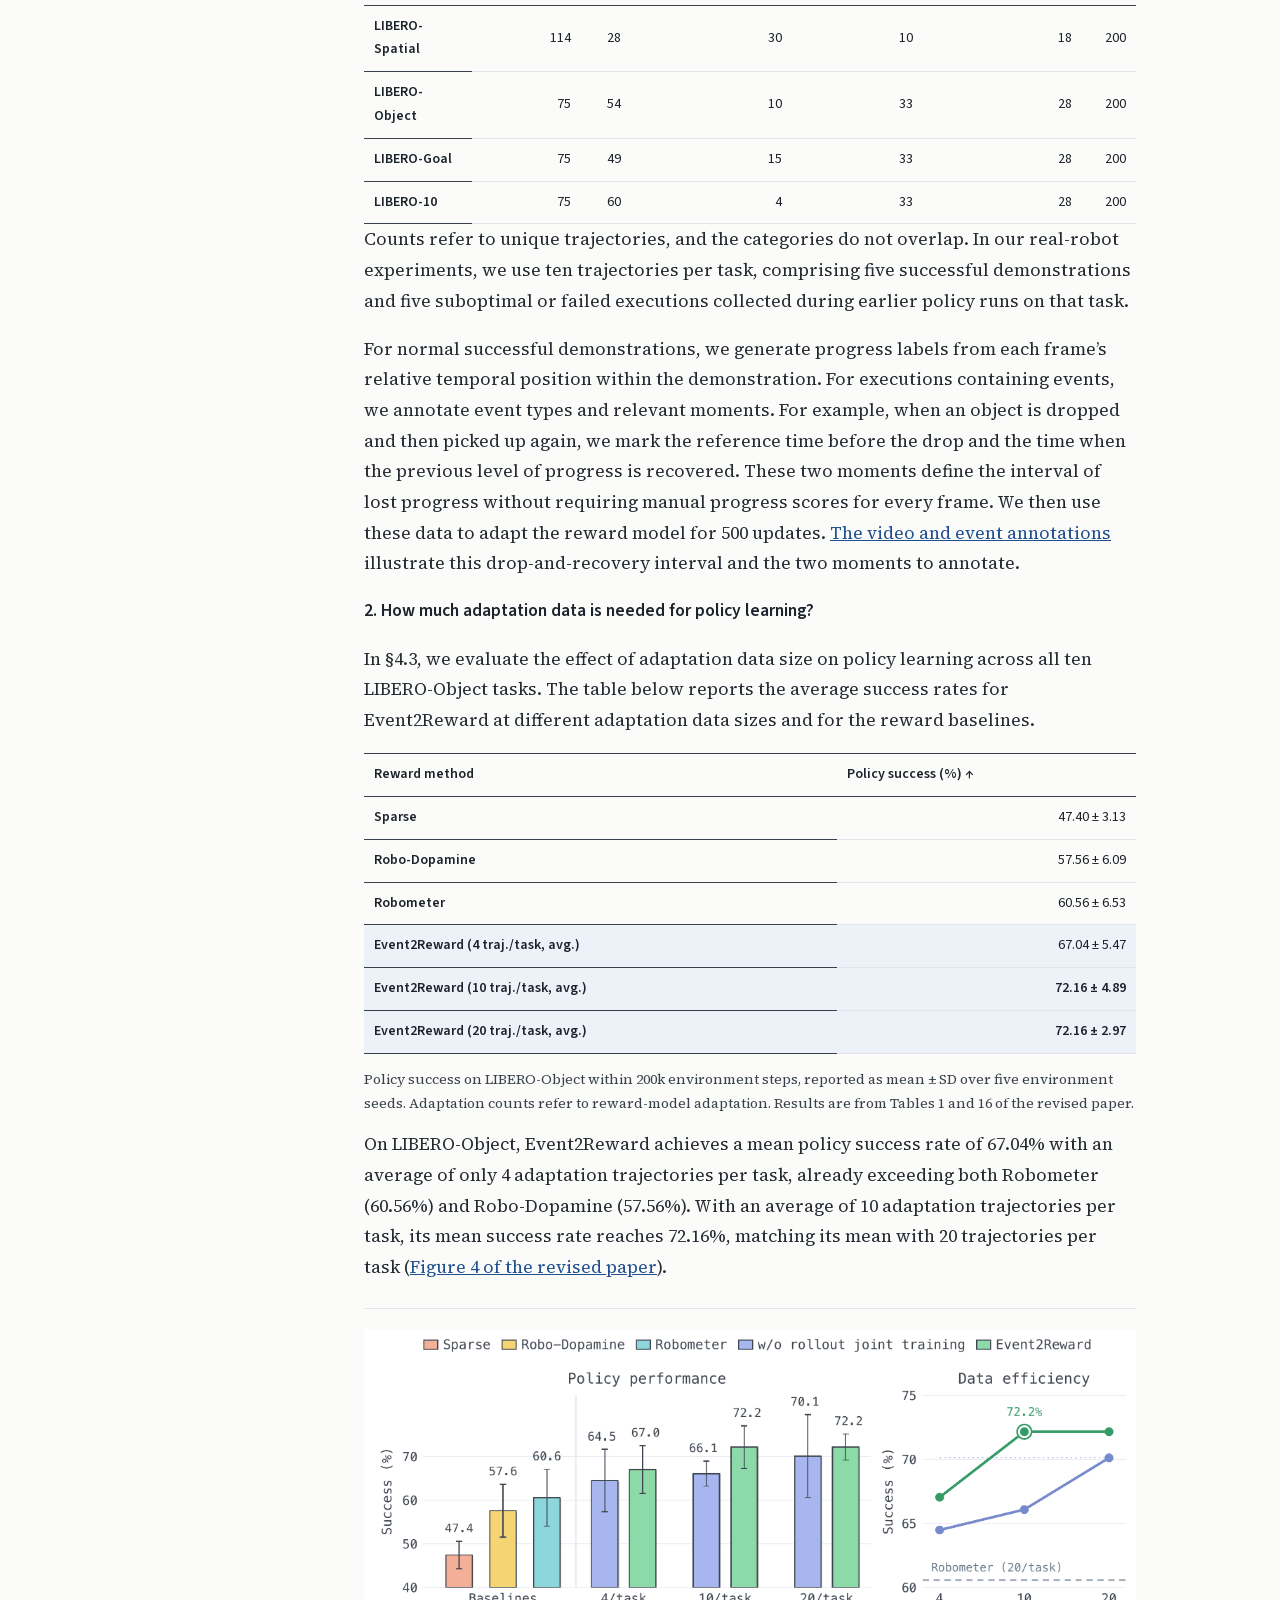
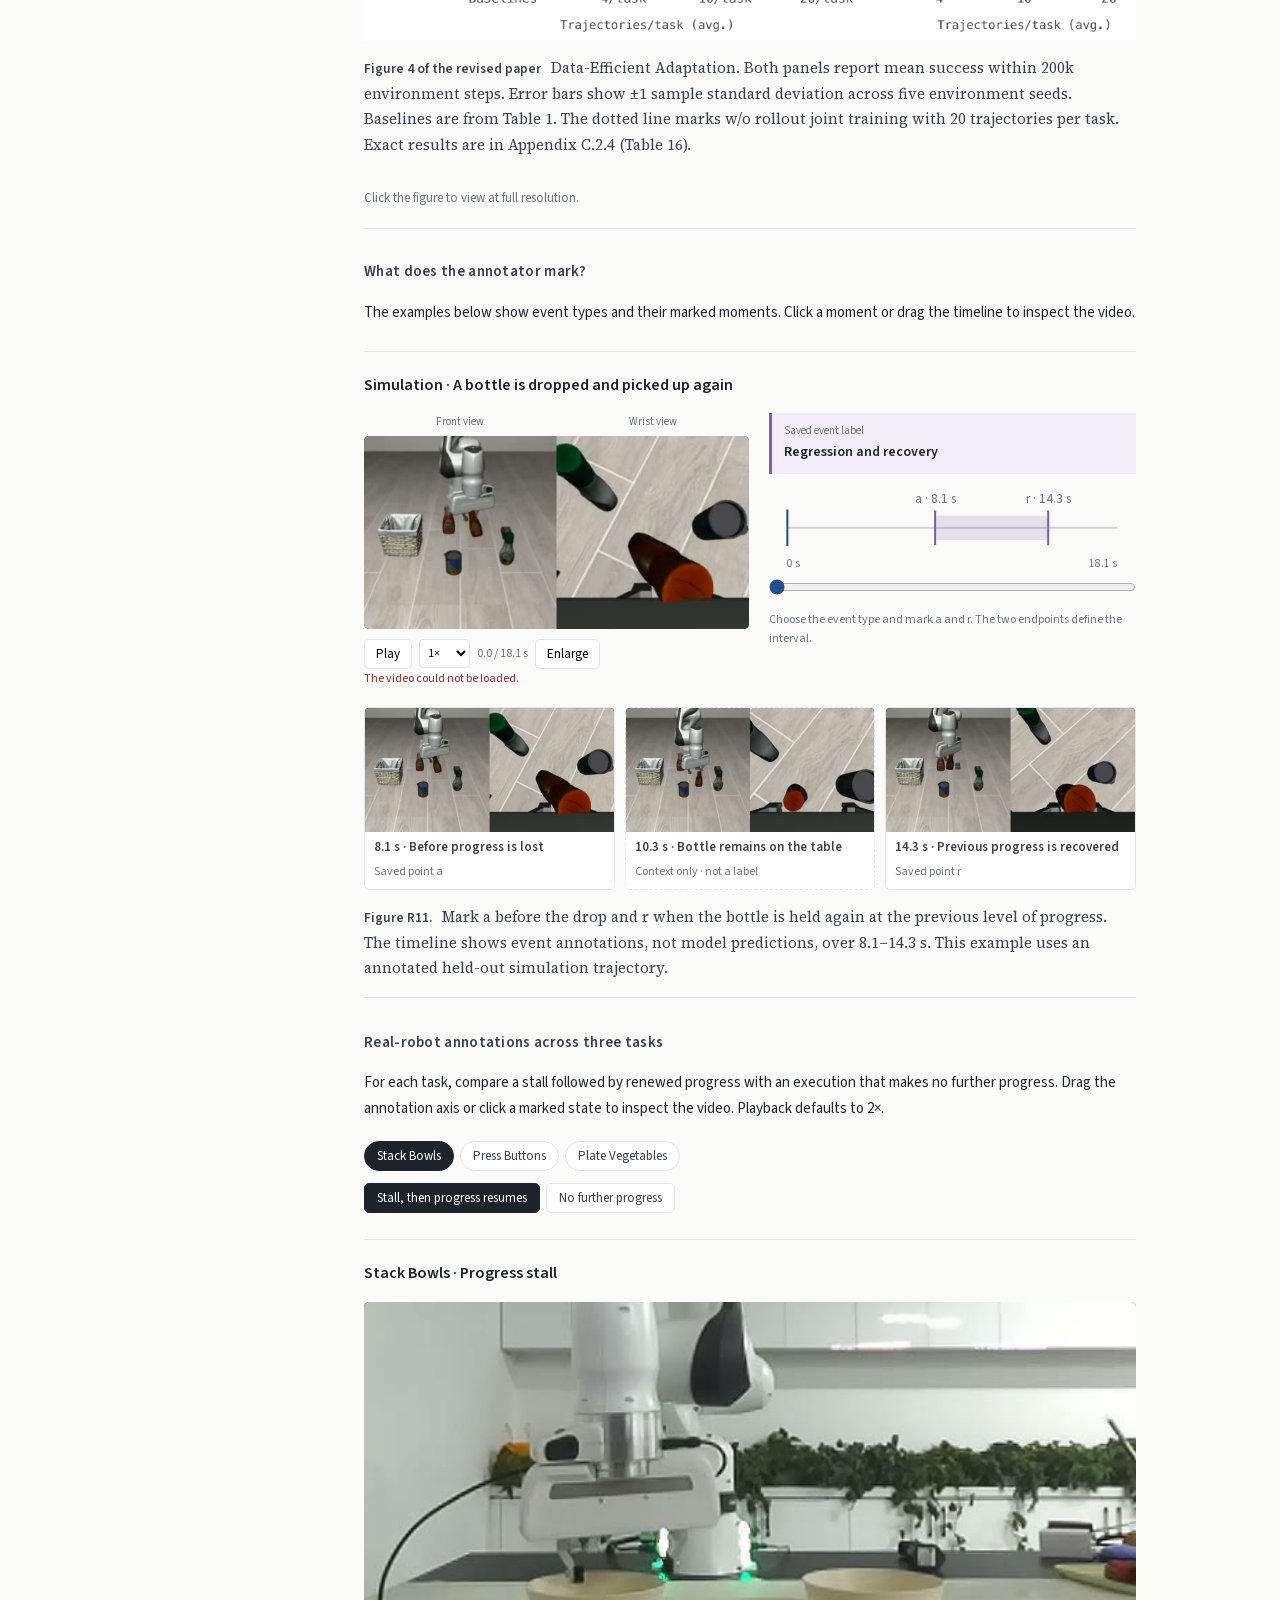
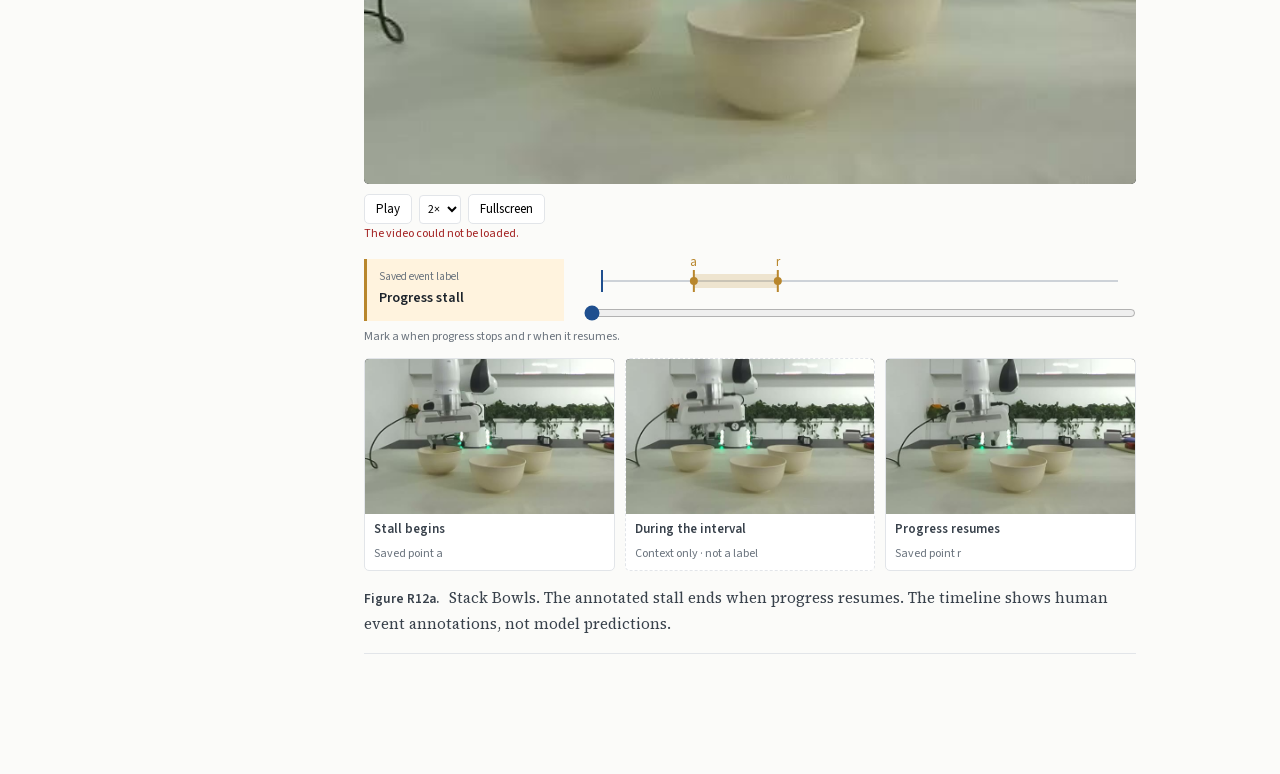
<file: qD2Z.html>
<!doctype html><html lang="en"><head><meta charset="utf-8"><meta name="viewport" content="width=device-width,initial-scale=1"><meta name="robots" content="noindex,nofollow"><title>Reviewer responses · qD2Z</title><link rel="icon" href="data:,"><link rel="stylesheet" href="kit/e2r.css"><link rel="stylesheet" href="kit/page.css"><link rel="stylesheet" href="kit/coverage.css"><link rel="stylesheet" href="kit/qd2z-why.css"><link rel="stylesheet" href="kit/adaptation.css"><link rel="stylesheet" href="kit/qd2z-vlm.css"><link rel="stylesheet" href="kit/fonts.css"><link rel="stylesheet" href="kit/frame.css"><script src="kit/seekfix.js"></script><script src="data/frame.js" defer></script><script src="kit/frame.js" defer></script><link rel="stylesheet" href="kit/64x3-cost-plug.css"></head><body><main class="pg"><section id="why"><div class="kicker">Response · Reviewer qD2Z · Question 1</div><h1>Why does it outperform the baselines?</h1><div class="quote"><div class="who">Reviewer’s original text</div><blockquote lang="en">although the method gets higher success than baselines, it is really unclear why this method is doing better. there are no ablations or visualizations or analyses in the main text.</blockquote></div><h2>Response</h2><div class="prose"><p data-response="why" data-paragraph="0">A key reason is that Event2Reward directly corrects the progress predictions used to compute shaping rewards. Shaping rewards depend on changes in progress between adjacent states. Robometer uses a preference head to judge which execution is better and a separate progress head to predict task progress. Even when the preference head correctly ranks a successful trajectory above a failed one, the progress head may still mistake a drop for progress. Although the two heads share a backbone, the preference loss does not directly penalize this local error. These local predictions directly determine the shaping rewards received by the policy. If the model mistakes an actual setback for progress, it may produce positive shaping feedback, encouraging the policy to learn incorrect actions. Event2Reward instead directly constrains post-drop progress to be lower than pre-drop progress and penalizes predictions that violate this relation.</p></div><div class="prose"><p data-response="why" data-paragraph="1">The videos below illustrate this difference. In <a href="#fig1">Figure R9</a>, the bottle drops and is later picked up again. Event2Reward’s progress prediction decreases after the drop and rises as the robot re-grasps and lifts the bottle, while Robometer’s prediction changes relatively little and does not clearly reflect the regression and recovery. <a href="#fig2">Figure R10</a> provides another drop-and-recovery example with a ketchup bottle. These examples illustrate that the ability to compare entire executions does not guarantee correct progress feedback during an execution.</p></div><figure class="fig" id="fig1" data-why-cases="recovery"><div class="fig-title">Progress returns when the object is picked up again</div><div class="tabs"></div><div class="player"></div><figcaption><b>Figure R9.</b> The bottle is dropped and then picked up again. Shading marks the states compared between the annotated reference a (8.1 s) and recovery point r (14.3 s).</figcaption></figure><figure class="fig" id="fig2" data-why-cases="ketchup-recovery"><div class="fig-title">Ketchup bottle dropped and re-grasped</div><div class="tabs"></div><div class="player"></div><figcaption><b>Figure R10.</b> The ketchup bottle is dropped, then lifted again and transported toward the basket.</figcaption></figure><div id="why-ablation"><div class="prose"><p data-response="why" data-paragraph="2">The supervision ablations in §4.1 and Appendix C.1 further show that learning to compare trajectories does not necessarily yield more effective shaping rewards. Progress + Preference, which uses Robometer-style trajectory-comparison learning, achieves an average accuracy of 95% on unseen success–failure comparisons in LIBERO-10 (Table 10), confirming that it learned the comparison task. However, in the policy-learning experiments on four LIBERO-10 tasks, its normalized evaluation AUC is 19.4%, close to the 19.6% achieved by Progress-only, while Progress + Relation achieves 36.7% (Figure 3 and Table 9). Thus, in these experiments, high trajectory-comparison accuracy did not translate into better policy-learning performance.</p></div><div class="table-wrap" tabindex="0" role="region" aria-label="Supervision ablation results"><table><caption><b>Table R1</b> Policy learning under different supervision.</caption><thead><tr><th scope="col">Supervision</th><th scope="col" class="num">Normalized evaluation AUC (%)</th></tr></thead><tbody><tr><th scope="row">Progress-only</th><td class="num">19.6 ± 10.1</td></tr><tr><th scope="row">Progress + Preference</th><td class="num">19.4 ± 14.3</td></tr><tr><th scope="row">Relation-only</th><td class="num">8.3 ± 7.9</td></tr><tr class="ours"><th scope="row">Progress + Relation</th><td class="num">36.7 ± 7.8</td></tr></tbody></table></div><p class="table-note">Normalized evaluation AUC averaged across four LIBERO-10 tasks, reported as mean ± SD over five environment seeds. Progress + Preference is a supervision ablation, not the full Robometer system.</p><div class="prose"><p data-response="why" data-paragraph="3">These supervision ablations were already presented in Figure 3 of §4.1 in the main text, with the corresponding numerical results in Appendix C.1, Table 9. We have also extended the supervision ablations to all ten LIBERO-10 tasks and all ten LIBERO-Object tasks, with complete results provided in <a href="#task-coverage">our response to W3 on task coverage</a>.</p></div></div></section><section id="task-coverage"><div class="kicker">Response · Reviewer qD2Z · Task coverage</div><h1>Why were only four LIBERO tasks evaluated?</h1><div class="quote"><div class="who">Critical Weaknesses · 3</div><blockquote lang="en">why is there only 4 libero tasks? that seems cherry picked to me.</blockquote></div><h2>Response</h2><div class="prose" data-response="task-coverage" data-paragraph="0"><p>The four tasks mentioned by the reviewer refer to the supervision ablation in §4.1, whereas the main comparison in the original §4.2 covers all 40 tasks across four LIBERO suites. We agree that an ablation on only four tasks is insufficient to rule out the possibility that the conclusion depends on task selection. We therefore extended the supervision ablation to all tasks in LIBERO-10 and conducted corresponding experiments on all tasks in LIBERO-Object. Each condition uses five environment seeds.</p></div><div class="prose" data-response="task-coverage" data-paragraph="1"><p>On the six tasks not included in the original ablation, Progress + Relation still achieves the highest mean success rate, 45.13%, compared with 27.00% for Progress + Preference, and also exceeds the runner-up, Progress-only, at 34.07%. The average results on these additional tasks also support the advantage of joint supervision, showing that this observation is not limited to the original four tasks. Complete per-task results are shown in Figure R2.</p></div><figure class="fig paper-figure" id="figure-r2"><a href="figures/libero10-supervision-eval.png" target="_blank" rel="noopener" aria-label="Open full-resolution Figure R2"><img src="figures/libero10-supervision-eval.png" alt="Supervision ablations on all ten LIBERO-10 tasks, average curves and final evaluation success." width="4827" height="1452"></a><figcaption><b>Figure R2.</b> Supervision ablations on all ten LIBERO-10 tasks. Curves show means over five environment seeds with ±1.96 SEM shading. Success follows the protocol of §4.1 (Appendix C.1), and AUC for both suites is reported in the table below. Original marks the four tasks in the original ablation; Added marks the six newly added tasks. Runs on the original four tasks are reused unchanged, and the additional tasks use the same settings.</figcaption><p class="note"><a href="figures/libero10-supervision-eval.png" target="_blank" rel="noopener">View original figure at full resolution</a> · <a href="figures/libero10-supervision-eval.pdf" download>Download PDF</a></p></figure><div class="prose" data-response="task-coverage" data-paragraph="2"><p>In addition, we added supervision ablations on all tasks in LIBERO-Object. In these experiments, Progress + Relation also achieves the highest mean success rate (Figure R1). Across both LIBERO-10 and LIBERO-Object, Progress + Relation also achieves the highest normalized evaluation AUC, with detailed results in the table below.</p></div><figure class="fig paper-figure" id="figure-r1"><a href="figures/object-supervision-ten-tasks.png" target="_blank" rel="noopener" aria-label="Open full-resolution Figure R1"><img src="figures/object-supervision-ten-tasks.png" alt="Supervision ablations on all ten LIBERO-Object tasks, average curves and final evaluation success." width="4827" height="1452"></a><figcaption><b>Figure R1.</b> Supervision ablations on all ten LIBERO-Object tasks. Curves show means over five environment seeds with ±1.96 SEM shading. Success follows the protocol of §4.1 (Appendix C.1). Curves and final evaluation success are reported within a 200k environment-step budget. AUC is reported in the table below.</figcaption><p class="note"><a href="figures/object-supervision-ten-tasks.png" target="_blank" rel="noopener">View original figure at full resolution</a> · <a href="figures/object-supervision-ten-tasks.pdf" download>Download PDF</a></p></figure><div id="coverage-auc"><div class="table-wrap" tabindex="0" role="region" aria-label="Normalized evaluation AUC table"><table><thead><tr><th scope="col">Supervision</th><th scope="col">LIBERO-10: six additional tasks</th><th scope="col">LIBERO-10: all ten tasks</th><th scope="col">LIBERO-Object: all ten tasks</th></tr></thead><tbody><tr><th scope="row">Progress-only</th><td class="num">16.21 ± 3.91</td><td class="num">17.58 ± 4.37</td><td class="num">22.22 ± 2.60</td></tr><tr><th scope="row">Progress + Preference</th><td class="num">15.16 ± 3.42</td><td class="num">16.85 ± 5.21</td><td class="num">21.13 ± 1.10</td></tr><tr><th scope="row">Relation-only</th><td class="num">13.14 ± 4.63</td><td class="num">11.20 ± 2.77</td><td class="num">19.77 ± 2.66</td></tr><tr class="ours"><th scope="row">Progress + Relation</th><td class="num"><strong>22.81 ± 3.42</strong></td><td class="num"><strong>28.36 ± 3.61</strong></td><td class="num"><strong>24.06 ± 3.90</strong></td></tr></tbody></table></div><p class="table-note">Normalized evaluation AUC (%), computed as in §4.1 (Appendix C.1).</p></div></section><section id="adaptation"><div class="kicker">Response · Reviewer qD2Z · Item 4</div><h1>What data are needed for target-task adaptation?</h1><div class="quote"><div class="who">Reviewer’s original text</div><blockquote lang="en">little discussion of what data is needed to adapt to the reward model to the task. this itself seems like it requires some thought and exploration</blockquote></div><h2>Response</h2><h3>1. What data are used for adaptation?</h3><div class="prose"><p data-response="adaptation" data-paragraph="0">Target-task adaptation with Event2Reward does not require a fixed ratio of successful, failed, or different event-containing trajectories, nor does it require every task to include all event types. We can use available target-task demonstrations and policy rollouts, applying supervision according to the information each trajectory provides. Normal successful demonstrations provide progress supervision, while events such as stalls, setbacks, and recovery provide supervision on relative progress changes. This allows imperfect and even failed executions to contribute to adaptation. Taking LIBERO as an example, the table below shows the composition of the 200 adaptation trajectories used for each suite.</p></div><div class="table-wrap" tabindex="0" role="region" aria-label="Adaptation data composition"><table><thead><tr><th scope="col">Suite</th><th scope="col">Normal success</th><th scope="col">Stall</th><th scope="col">Regression and recovery</th><th scope="col">No further progress</th><th scope="col">Unrecovered regression</th><th scope="col">Total</th></tr></thead><tbody><tr><th scope="row">LIBERO-Spatial</th><td class="num">114</td><td class="num">28</td><td class="num">30</td><td class="num">10</td><td class="num">18</td><td class="num">200</td></tr><tr><th scope="row">LIBERO-Object</th><td class="num">75</td><td class="num">54</td><td class="num">10</td><td class="num">33</td><td class="num">28</td><td class="num">200</td></tr><tr><th scope="row">LIBERO-Goal</th><td class="num">75</td><td class="num">49</td><td class="num">15</td><td class="num">33</td><td class="num">28</td><td class="num">200</td></tr><tr><th scope="row">LIBERO-10</th><td class="num">75</td><td class="num">60</td><td class="num">4</td><td class="num">33</td><td class="num">28</td><td class="num">200</td></tr></tbody></table></div><div class="prose"><p data-response="adaptation" data-paragraph="1">Counts refer to unique trajectories, and the categories do not overlap. In our real-robot experiments, we use ten trajectories per task, comprising five successful demonstrations and five suboptimal or failed executions collected during earlier policy runs on that task.</p></div><div class="prose"><p data-response="adaptation" data-paragraph="2">For normal successful demonstrations, we generate progress labels from each frame’s relative temporal position within the demonstration. For executions containing events, we annotate event types and relevant moments. For example, when an object is dropped and then picked up again, we mark the reference time before the drop and the time when the previous level of progress is recovered. These two moments define the interval of lost progress without requiring manual progress scores for every frame. We then use these data to adapt the reward model for 500 updates. <a href="#adaptation-recovery">The video and event annotations</a> illustrate this drop-and-recovery interval and the two moments to annotate.</p></div><h3>2. How much adaptation data is needed for policy learning?</h3><div class="prose"><p data-response="adaptation" data-paragraph="3">In §4.3, we evaluate the effect of adaptation data size on policy learning across all ten LIBERO-Object tasks. The table below reports the average success rates for Event2Reward at different adaptation data sizes and for the reward baselines.</p></div><div class="table-wrap" tabindex="0" role="region" aria-label="Policy success by adaptation data size"><table><thead><tr><th scope="col">Reward method</th><th scope="col">Policy success (%) ↑</th></tr></thead><tbody><tr><th scope="row">Sparse</th><td class="num">47.40 ± 3.13</td></tr><tr><th scope="row">Robo-Dopamine</th><td class="num">57.56 ± 6.09</td></tr><tr><th scope="row">Robometer</th><td class="num">60.56 ± 6.53</td></tr><tr class="ours"><th scope="row">Event2Reward (4 traj./task, avg.)</th><td class="num">67.04 ± 5.47</td></tr><tr class="ours"><th scope="row">Event2Reward (10 traj./task, avg.)</th><td class="num"><strong>72.16 ± 4.89</strong></td></tr><tr class="ours"><th scope="row">Event2Reward (20 traj./task, avg.)</th><td class="num"><strong>72.16 ± 2.97</strong></td></tr></tbody></table></div><p class="table-note">Policy success on LIBERO-Object within 200k environment steps, reported as mean ± SD over five environment seeds. Adaptation counts refer to reward-model adaptation. Results are from Tables 1 and 16 of the revised paper.</p><div class="prose"><p data-response="adaptation" data-paragraph="4">On LIBERO-Object, Event2Reward achieves a mean policy success rate of 67.04% with an average of only 4 adaptation trajectories per task, already exceeding both Robometer (60.56%) and Robo-Dopamine (57.56%). With an average of 10 adaptation trajectories per task, its mean success rate reaches 72.16%, matching its mean with 20 trajectories per task (<a href="#figure4">Figure 4 of the revised paper</a>).</p></div><figure class="fig paper-figure" id="figure4"><a href="figures/section43-data-efficiency.png" target="_blank" rel="noopener" aria-label="Open full-resolution Figure 4 of the revised paper"><img src="figures/section43-data-efficiency.png" alt="Figure 4 of the revised paper. Two panels compare policy success and adaptation data efficiency." width="2200" height="887" style="display:block;width:100%;height:auto"></a><figcaption><b>Figure 4 of the revised paper</b> Data-Efficient Adaptation. Both panels report mean success within 200k environment steps. Error bars show ±1 sample standard deviation across five environment seeds. Baselines are from Table 1. The dotted line marks w/o rollout joint training with 20 trajectories per task. Exact results are in Appendix C.2.4 (Table 16).</figcaption><p class="note">Click the figure to view at full resolution.</p></figure><h2>What does the annotator mark?</h2><p>The examples below show event types and their marked moments. Click a moment or drag the timeline to inspect the video.</p><figure class="fig annotation-figure" id="adaptation-recovery" data-annotation="recovery"><div class="annotation-heading">Simulation · A bottle is dropped and picked up again</div><div class="annotation-grid"><div><div class="annotation-views"><span>Front view</span><span>Wrist view</span></div><video muted playsinline preload="metadata" data-src="assets/adaptation/recovery.mp4" poster="assets/adaptation/recovery-a.jpg" aria-label="Simulation · A bottle is dropped and picked up again"></video><div class="annotation-controls"><button class="btn" type="button" data-play aria-pressed="false">Play</button><select aria-label="Playback speed"><option value="0.5">0.5×</option><option value="1" selected>1×</option><option value="2">2×</option></select><output></output><button class="btn" type="button" data-fullscreen>Enlarge</button></div><div class="annotation-error" role="status"></div></div><div><div class="annotation-type"><small>Saved event label</small><strong>Regression and recovery</strong></div><svg class="annotation-timeline" viewBox="0 0 360 94" aria-label="Event annotation timeline. Use the slider below to seek."><line x1="18" x2="342" y1="45" y2="45" stroke="#cdd2d8" stroke-width="2"/><rect x="162.994" y="33" width="110.983" height="24" rx="3" fill="#7960ad" opacity=".18"/><line x1="162.994" x2="162.994" y1="28" y2="62" stroke="#7960ad" stroke-width="2"/><text x="162.994" y="21" text-anchor="middle" font-size="13" fill="#7960ad">a · 8.1 s</text><line x1="273.978" x2="273.978" y1="28" y2="62" stroke="#7960ad" stroke-width="2"/><text x="273.978" y="21" text-anchor="middle" font-size="13" fill="#7960ad">r · 14.3 s</text><line data-cursor x1="109.293" x2="109.293" y1="27" y2="63" stroke="#1f4f8f" stroke-width="2"/><text x="18" y="83" font-size="11" fill="#6a737d">0 s</text><text x="342" y="83" text-anchor="end" font-size="11" fill="#6a737d">18.1 s</text></svg><input class="annotation-scrub" type="range" min="0" max="18.1" step="0.1" value="5.1" aria-label="Video time in seconds"><p class="annotation-instruction">Choose the event type and mark a and r. The two endpoints define the interval.</p></div></div><div class="annotation-moments"><button class="annotation-moment" type="button" data-role="a" data-seek="8.1" aria-pressed="false"><img src="assets/adaptation/recovery-a.jpg" alt="Before progress is lost" loading="lazy"><b>8.1 s · Before progress is lost</b><span>Saved point a</span></button><button class="annotation-moment" type="button" data-role="context" data-seek="10.3" aria-pressed="false"><img src="assets/adaptation/recovery-context.jpg" alt="Bottle remains on the table" loading="lazy"><b>10.3 s · Bottle remains on the table</b><span>Context only · not a label</span></button><button class="annotation-moment" type="button" data-role="r" data-seek="14.3" aria-pressed="false"><img src="assets/adaptation/recovery-r.jpg" alt="Previous progress is recovered" loading="lazy"><b>14.3 s · Previous progress is recovered</b><span>Saved point r</span></button></div><figcaption><b>Figure R11.</b> Mark a before the drop and r when the bottle is held again at the previous level of progress. The timeline shows event annotations, not model predictions, over 8.1–14.3 s. This example uses an annotated held-out simulation trajectory.</figcaption></figure><div id="adaptation-real" class="annotation-gallery"><h2>Real-robot annotations across three tasks</h2><p>For each task, compare a stall followed by renewed progress with an execution that makes no further progress. Drag the annotation axis or click a marked state to inspect the video. Playback defaults to 2×.</p><div class="tabs annotation-task-tabs" role="group" aria-label="Task"><button type="button" data-real-task="bowls" aria-pressed="true">Stack Bowls</button><button type="button" data-real-task="buttons" aria-pressed="false">Press Buttons</button><button type="button" data-real-task="vegetables" aria-pressed="false">Plate Vegetables</button></div><div class="tabs annotation-case-tabs" role="group" aria-label="Event type"><button type="button" data-real-kind="stall" aria-pressed="true">Stall, then progress resumes</button><button type="button" data-real-kind="stop" aria-pressed="false">No further progress</button></div><div class="annotation-panel" data-real-panel="bowls-stall"><figure class="fig annotation-figure annotation-real-figure" id="adaptation-bowls-stall" data-annotation="bowls-stall"><div class="annotation-heading">Stack Bowls · Progress stall</div><div class="annotation-grid"><div><div class="annotation-video-frame"><video muted playsinline preload="metadata" data-src="assets/adaptation/bowls-stall-tablecrop-clean.mp4" poster="assets/adaptation/bowls-stall-tablecrop-clean-a.jpg" aria-label="Stack Bowls · Progress stall"></video></div><div class="annotation-controls"><button class="btn" type="button" data-play aria-pressed="false">Play</button><select aria-label="Playback speed"><option value="1">1×</option><option value="2" selected>2×</option></select><button class="btn" type="button" data-fullscreen>Fullscreen</button></div><div class="annotation-error" role="status"></div></div><div><div class="annotation-type" style="border-color:#b8862c;background:#fff3de"><small>Saved event label</small><strong>Progress stall</strong></div><svg class="annotation-timeline" viewBox="0 0 360 46" data-compact-axis aria-label="Event annotation timeline. Use the slider below to seek."><line data-axis-track x1="18" x2="342" y1="28" y2="28" stroke="#cdd2d8" stroke-width="2"/><rect data-axis-band x="75.6735" y="21" width="52.7143" height="14" fill="#b8862c" opacity=".2"/><g data-anchor-seek="10.466666666666667"><rect x="63.6735" y="0" width="24" height="44" fill="transparent"/><circle cx="75.6735" cy="28" r="4" fill="#b8862c"/><line x1="75.6735" x2="75.6735" y1="17" y2="39" stroke="#b8862c" stroke-width="2"/><text x="75.6735" y="13" text-anchor="middle" font-size="13" fill="#b8862c">a</text></g><g data-anchor-seek="20.033333333333335"><rect x="116.3878" y="0" width="24" height="44" fill="transparent"/><circle cx="128.3878" cy="28" r="4" fill="#b8862c"/><line x1="128.3878" x2="128.3878" y1="17" y2="39" stroke="#b8862c" stroke-width="2"/><text x="128.3878" y="13" text-anchor="middle" font-size="13" fill="#b8862c">r</text></g><line data-cursor x1="59.1429" x2="59.1429" y1="17" y2="39" stroke="#1f4f8f" stroke-width="2"/></svg><input class="annotation-scrub" type="range" min="0" max="58.8" step="0.03333333333333333" value="7.466666666666667" aria-label="Video position"><p class="annotation-instruction">Mark a when progress stops and r when it resumes.</p></div></div><div class="annotation-moments"><button class="annotation-moment" type="button" data-role="a" data-seek="10.466666666666667" aria-pressed="false"><img src="assets/adaptation/bowls-stall-tablecrop-clean-a.jpg" alt="Stall begins" loading="lazy"><b>Stall begins</b><span>Saved point a</span></button><button class="annotation-moment" type="button" data-role="context" data-seek="15.233333333333333" aria-pressed="false"><img src="assets/adaptation/bowls-stall-tablecrop-clean-context.jpg" alt="During the interval" loading="lazy"><b>During the interval</b><span>Context only · not a label</span></button><button class="annotation-moment" type="button" data-role="end" data-seek="20.033333333333335" aria-pressed="false"><img src="assets/adaptation/bowls-stall-tablecrop-clean-end.jpg" alt="Progress resumes" loading="lazy"><b>Progress resumes</b><span>Saved point r</span></button></div><figcaption><b>Figure R12a.</b> Stack Bowls. The annotated stall ends when progress resumes. The timeline shows human event annotations, not model predictions.</figcaption></figure></div><div class="annotation-panel" data-real-panel="bowls-stop" hidden><figure class="fig annotation-figure annotation-real-figure" id="adaptation-bowls-stop" data-annotation="bowls-stop"><div class="annotation-heading">Stack Bowls · No further progress</div><div class="annotation-grid"><div><div class="annotation-video-frame"><video muted playsinline preload="metadata" data-src="assets/adaptation/bowls-stop-tablecrop-clean.mp4" poster="assets/adaptation/bowls-stop-tablecrop-clean-a.jpg" aria-label="Stack Bowls · No further progress"></video></div><div class="annotation-controls"><button class="btn" type="button" data-play aria-pressed="false">Play</button><select aria-label="Playback speed"><option value="1">1×</option><option value="2" selected>2×</option></select><button class="btn" type="button" data-fullscreen>Fullscreen</button></div><div class="annotation-error" role="status"></div></div><div><div class="annotation-type" style="border-color:#64748b;background:#edf1f5"><small>Saved event label</small><strong>No further progress</strong></div><svg class="annotation-timeline" viewBox="0 0 360 46" data-compact-axis aria-label="Event annotation timeline. Use the slider below to seek."><line data-axis-track x1="18" x2="342" y1="28" y2="28" stroke="#cdd2d8" stroke-width="2"/><rect data-axis-band x="155.9958" y="21" width="186.0042" height="14" fill="#64748b" opacity=".2"/><g data-anchor-seek="40.43333333333333"><rect x="143.9958" y="0" width="24" height="44" fill="transparent"/><circle cx="155.9958" cy="28" r="4" fill="#64748b"/><line x1="155.9958" x2="155.9958" y1="17" y2="39" stroke="#64748b" stroke-width="2"/><text x="155.9958" y="13" text-anchor="middle" font-size="13" fill="#64748b">a</text></g><line data-cursor x1="145.7570" x2="145.7570" y1="17" y2="39" stroke="#1f4f8f" stroke-width="2"/></svg><input class="annotation-scrub" type="range" min="0" max="94.93333333333334" step="0.03333333333333333" value="37.43333333333333" aria-label="Video position"><p class="annotation-instruction">Mark a where further progress stops. The interval continues to the recording’s end.</p></div></div><div class="annotation-moments"><button class="annotation-moment" type="button" data-role="a" data-seek="40.43333333333333" aria-pressed="false"><img src="assets/adaptation/bowls-stop-tablecrop-clean-a.jpg" alt="No further progress begins" loading="lazy"><b>No further progress begins</b><span>Saved point a</span></button><button class="annotation-moment" type="button" data-role="context" data-seek="67.66666666666667" aria-pressed="false"><img src="assets/adaptation/bowls-stop-tablecrop-clean-context.jpg" alt="During the interval" loading="lazy"><b>During the interval</b><span>Context only · not a label</span></button></div><figcaption><b>Figure R12b.</b> Stack Bowls. The annotation continues to the recording’s end. The task remains incomplete, so no recovery point is marked. The timeline shows human event annotations, not model predictions.</figcaption></figure></div><div class="annotation-panel" data-real-panel="buttons-stall" hidden><figure class="fig annotation-figure annotation-real-figure" id="adaptation-buttons-stall" data-annotation="buttons-stall"><div class="annotation-heading">Press Buttons · Progress stall</div><div class="annotation-grid"><div><div class="annotation-video-frame"><video muted playsinline preload="metadata" data-src="assets/adaptation/buttons-stall-tablecrop-clean.mp4" poster="assets/adaptation/buttons-stall-tablecrop-clean-a.jpg" aria-label="Press Buttons · Progress stall"></video></div><div class="annotation-controls"><button class="btn" type="button" data-play aria-pressed="false">Play</button><select aria-label="Playback speed"><option value="1">1×</option><option value="2" selected>2×</option></select><button class="btn" type="button" data-fullscreen>Fullscreen</button></div><div class="annotation-error" role="status"></div></div><div><div class="annotation-type" style="border-color:#b8862c;background:#fff3de"><small>Saved event label</small><strong>Progress stall</strong></div><svg class="annotation-timeline" viewBox="0 0 360 46" data-compact-axis aria-label="Event annotation timeline. Use the slider below to seek."><line data-axis-track x1="18" x2="342" y1="28" y2="28" stroke="#cdd2d8" stroke-width="2"/><rect data-axis-band x="184.7002" y="21" width="76.1431" height="14" fill="#b8862c" opacity=".2"/><g data-anchor-seek="17.733333333333334"><rect x="172.7002" y="0" width="24" height="44" fill="transparent"/><circle cx="184.7002" cy="28" r="4" fill="#b8862c"/><line x1="184.7002" x2="184.7002" y1="17" y2="39" stroke="#b8862c" stroke-width="2"/><text x="184.7002" y="13" text-anchor="middle" font-size="13" fill="#b8862c">a</text></g><g data-anchor-seek="25.833333333333332"><rect x="248.8433" y="0" width="24" height="44" fill="transparent"/><circle cx="260.8433" cy="28" r="4" fill="#b8862c"/><line x1="260.8433" x2="260.8433" y1="17" y2="39" stroke="#b8862c" stroke-width="2"/><text x="260.8433" y="13" text-anchor="middle" font-size="13" fill="#b8862c">r</text></g><line data-cursor x1="156.4990" x2="156.4990" y1="17" y2="39" stroke="#1f4f8f" stroke-width="2"/></svg><input class="annotation-scrub" type="range" min="0" max="34.46666666666667" step="0.03333333333333333" value="14.733333333333333" aria-label="Video position"><p class="annotation-instruction">Mark a when progress stops and r when it resumes.</p></div></div><div class="annotation-moments"><button class="annotation-moment" type="button" data-role="a" data-seek="17.733333333333334" aria-pressed="false"><img src="assets/adaptation/buttons-stall-tablecrop-clean-a.jpg" alt="Stall begins" loading="lazy"><b>Stall begins</b><span>Saved point a</span></button><button class="annotation-moment" type="button" data-role="context" data-seek="21.766666666666666" aria-pressed="false"><img src="assets/adaptation/buttons-stall-tablecrop-clean-context.jpg" alt="During the interval" loading="lazy"><b>During the interval</b><span>Context only · not a label</span></button><button class="annotation-moment" type="button" data-role="end" data-seek="25.833333333333332" aria-pressed="false"><img src="assets/adaptation/buttons-stall-tablecrop-clean-end.jpg" alt="Progress resumes" loading="lazy"><b>Progress resumes</b><span>Saved point r</span></button></div><figcaption><b>Figure R12c.</b> Press Buttons. The annotated stall ends when progress resumes. The timeline shows human event annotations, not model predictions.</figcaption></figure></div><div class="annotation-panel" data-real-panel="buttons-stop" hidden><figure class="fig annotation-figure annotation-real-figure" id="adaptation-buttons-stop" data-annotation="buttons-stop"><div class="annotation-heading">Press Buttons · No further progress</div><div class="annotation-grid"><div><div class="annotation-video-frame"><video muted playsinline preload="metadata" data-src="assets/adaptation/buttons-stop-tablecrop-clean.mp4" poster="assets/adaptation/buttons-stop-tablecrop-clean-a.jpg" aria-label="Press Buttons · No further progress"></video></div><div class="annotation-controls"><button class="btn" type="button" data-play aria-pressed="false">Play</button><select aria-label="Playback speed"><option value="1">1×</option><option value="2" selected>2×</option></select><button class="btn" type="button" data-fullscreen>Fullscreen</button></div><div class="annotation-error" role="status"></div></div><div><div class="annotation-type" style="border-color:#64748b;background:#edf1f5"><small>Saved event label</small><strong>No further progress</strong></div><svg class="annotation-timeline" viewBox="0 0 360 46" data-compact-axis aria-label="Event annotation timeline. Use the slider below to seek."><line data-axis-track x1="18" x2="342" y1="28" y2="28" stroke="#cdd2d8" stroke-width="2"/><rect data-axis-band x="293.3006" y="21" width="48.6994" height="14" fill="#64748b" opacity=".2"/><g data-anchor-seek="9.233333333333333"><rect x="281.3006" y="0" width="24" height="44" fill="transparent"/><circle cx="293.3006" cy="28" r="4" fill="#64748b"/><line x1="293.3006" x2="293.3006" y1="17" y2="39" stroke="#64748b" stroke-width="2"/><text x="293.3006" y="13" text-anchor="middle" font-size="13" fill="#64748b">a</text></g><line data-cursor x1="203.8528" x2="203.8528" y1="17" y2="39" stroke="#1f4f8f" stroke-width="2"/></svg><input class="annotation-scrub" type="range" min="0" max="10.866666666666667" step="0.03333333333333333" value="6.233333333333333" aria-label="Video position"><p class="annotation-instruction">Mark a where further progress stops. The interval continues to the recording’s end.</p></div></div><div class="annotation-moments"><button class="annotation-moment" type="button" data-role="a" data-seek="9.233333333333333" aria-pressed="false"><img src="assets/adaptation/buttons-stop-tablecrop-clean-a.jpg" alt="No further progress begins" loading="lazy"><b>No further progress begins</b><span>Saved point a</span></button><button class="annotation-moment" type="button" data-role="context" data-seek="10.033333333333333" aria-pressed="false"><img src="assets/adaptation/buttons-stop-tablecrop-clean-context.jpg" alt="During the interval" loading="lazy"><b>During the interval</b><span>Context only · not a label</span></button></div><figcaption><b>Figure R12d.</b> Press Buttons. The annotation continues to the recording’s end. The task remains incomplete, so no recovery point is marked. The timeline shows human event annotations, not model predictions.</figcaption></figure></div><div class="annotation-panel" data-real-panel="vegetables-stall" hidden><figure class="fig annotation-figure annotation-real-figure" id="adaptation-vegetables-stall" data-annotation="vegetables-stall"><div class="annotation-heading">Plate Vegetables · Progress stall</div><div class="annotation-grid"><div><div class="annotation-video-frame"><video muted playsinline preload="metadata" data-src="assets/adaptation/vegetables-stall-tablecrop-clean.mp4" poster="assets/adaptation/vegetables-stall-tablecrop-clean-a.jpg" aria-label="Plate Vegetables · Progress stall"></video></div><div class="annotation-controls"><button class="btn" type="button" data-play aria-pressed="false">Play</button><select aria-label="Playback speed"><option value="1">1×</option><option value="2" selected>2×</option></select><button class="btn" type="button" data-fullscreen>Fullscreen</button></div><div class="annotation-error" role="status"></div></div><div><div class="annotation-type" style="border-color:#b8862c;background:#fff3de"><small>Saved event label</small><strong>Progress stall</strong></div><svg class="annotation-timeline" viewBox="0 0 360 46" data-compact-axis aria-label="Event annotation timeline. Use the slider below to seek."><line data-axis-track x1="18" x2="342" y1="28" y2="28" stroke="#cdd2d8" stroke-width="2"/><rect data-axis-band x="59.0927" y="21" width="64.9976" height="14" fill="#b8862c" opacity=".2"/><g data-anchor-seek="6.933333333333334"><rect x="47.0927" y="0" width="24" height="44" fill="transparent"/><circle cx="59.0927" cy="28" r="4" fill="#b8862c"/><line x1="59.0927" x2="59.0927" y1="17" y2="39" stroke="#b8862c" stroke-width="2"/><text x="59.0927" y="13" text-anchor="middle" font-size="13" fill="#b8862c">a</text></g><g data-anchor-seek="17.9"><rect x="112.0902" y="0" width="24" height="44" fill="transparent"/><circle cx="124.0902" cy="28" r="4" fill="#b8862c"/><line x1="124.0902" x2="124.0902" y1="17" y2="39" stroke="#b8862c" stroke-width="2"/><text x="124.0902" y="13" text-anchor="middle" font-size="13" fill="#b8862c">r</text></g><line data-cursor x1="41.3122" x2="41.3122" y1="17" y2="39" stroke="#1f4f8f" stroke-width="2"/></svg><input class="annotation-scrub" type="range" min="0" max="54.666666666666664" step="0.03333333333333333" value="3.933333333333333" aria-label="Video position"><p class="annotation-instruction">Mark a when progress stops and r when it resumes.</p></div></div><div class="annotation-moments"><button class="annotation-moment" type="button" data-role="a" data-seek="6.933333333333334" aria-pressed="false"><img src="assets/adaptation/vegetables-stall-tablecrop-clean-a.jpg" alt="Stall begins" loading="lazy"><b>Stall begins</b><span>Saved point a</span></button><button class="annotation-moment" type="button" data-role="context" data-seek="12.4" aria-pressed="false"><img src="assets/adaptation/vegetables-stall-tablecrop-clean-context.jpg" alt="During the interval" loading="lazy"><b>During the interval</b><span>Context only · not a label</span></button><button class="annotation-moment" type="button" data-role="end" data-seek="17.9" aria-pressed="false"><img src="assets/adaptation/vegetables-stall-tablecrop-clean-end.jpg" alt="Progress resumes" loading="lazy"><b>Progress resumes</b><span>Saved point r</span></button></div><figcaption><b>Figure R12e.</b> Plate Vegetables. The annotated stall ends when progress resumes. The timeline shows human event annotations, not model predictions.</figcaption></figure></div><div class="annotation-panel" data-real-panel="vegetables-stop" hidden><figure class="fig annotation-figure annotation-real-figure" id="adaptation-vegetables-stop" data-annotation="vegetables-stop"><div class="annotation-heading">Plate Vegetables · No further progress</div><div class="annotation-grid"><div><div class="annotation-video-frame"><video muted playsinline preload="metadata" data-src="assets/adaptation/vegetables-stop-tablecrop-clean.mp4" poster="assets/adaptation/vegetables-stop-tablecrop-clean-a.jpg" aria-label="Plate Vegetables · No further progress"></video></div><div class="annotation-controls"><button class="btn" type="button" data-play aria-pressed="false">Play</button><select aria-label="Playback speed"><option value="1">1×</option><option value="2" selected>2×</option></select><button class="btn" type="button" data-fullscreen>Fullscreen</button></div><div class="annotation-error" role="status"></div></div><div><div class="annotation-type" style="border-color:#64748b;background:#edf1f5"><small>Saved event label</small><strong>No further progress</strong></div><svg class="annotation-timeline" viewBox="0 0 360 46" data-compact-axis aria-label="Event annotation timeline. Use the slider below to seek."><line data-axis-track x1="18" x2="342" y1="28" y2="28" stroke="#cdd2d8" stroke-width="2"/><rect data-axis-band x="280.2047" y="21" width="61.7953" height="14" fill="#64748b" opacity=".2"/><g data-anchor-seek="61.666666666666664"><rect x="268.2047" y="0" width="24" height="44" fill="transparent"/><circle cx="280.2047" cy="28" r="4" fill="#64748b"/><line x1="280.2047" x2="280.2047" y1="17" y2="39" stroke="#64748b" stroke-width="2"/><text x="280.2047" y="13" text-anchor="middle" font-size="13" fill="#64748b">a</text></g><line data-cursor x1="267.4488" x2="267.4488" y1="17" y2="39" stroke="#1f4f8f" stroke-width="2"/></svg><input class="annotation-scrub" type="range" min="0" max="76.2" step="0.03333333333333333" value="58.666666666666664" aria-label="Video position"><p class="annotation-instruction">Mark a where further progress stops. The interval continues to the recording’s end.</p></div></div><div class="annotation-moments"><button class="annotation-moment" type="button" data-role="a" data-seek="61.666666666666664" aria-pressed="false"><img src="assets/adaptation/vegetables-stop-tablecrop-clean-a.jpg" alt="No further progress begins" loading="lazy"><b>No further progress begins</b><span>Saved point a</span></button><button class="annotation-moment" type="button" data-role="context" data-seek="68.93333333333334" aria-pressed="false"><img src="assets/adaptation/vegetables-stop-tablecrop-clean-context.jpg" alt="During the interval" loading="lazy"><b>During the interval</b><span>Context only · not a label</span></button></div><figcaption><b>Figure R12f.</b> Plate Vegetables. The annotation continues to the recording’s end. The task remains incomplete, so no recovery point is marked. The timeline shows human event annotations, not model predictions.</figcaption></figure></div></div></section><div class="sep"></div><section id="vlm"><div class="kicker">Response · Reviewer qD2Z · Question 2</div><h1>How does Event2Reward compare with a strong VLM?</h1><div class="quote"><div class="who">Reviewer’s original text</div><blockquote lang="en">the authors should compare against a reward function defined by a capable VLM, such as GPT-6 astra. since VLMs are better now, they are a natural point of comparison.</blockquote></div><h2>Response</h2><h3>1. Offline reward prediction</h3><div class="prose"><p data-response="vlm" data-paragraph="0">We agree that a strong general-purpose VLM such as GPT-6 Astra is a natural reward baseline. We conducted an offline comparison with Astra on 200 LIBERO-Object trajectories excluded from reward-model adaptation, covering 1,731 query points. Both models estimate task progress from the same task information and visual observations. We evaluate whether their predictions reflect the annotated execution events. The table below summarizes the results for stalls and intervals where progress has stopped.</p></div><div class="vlm-metric-guide"><p data-metric-intro>During a stall, the progress score should remain stable. Once progress has stopped, it should not rise further. For each model, we use its score at the annotated start of the event as the reference and compare later scores with that value.</p><p data-metric-example>For example, if the reference score is 0.40 and a later prediction is 0.45, the upward deviation is 0.05. This measures a change in the model’s prediction.</p></div><div class="table-wrap" tabindex="0" role="region" aria-label="Offline comparison"><table class="vlm-primary-table"><caption><b>Table R2.</b> Progress predictions during stalls and after progress stops.</caption><thead><tr><th scope="col">What do we measure?</th><th scope="col" class="num">Event2Reward</th><th scope="col" class="num">Astra</th></tr></thead><tbody><tr><th scope="row"><span class="vlm-metric-question">During stalls, how far do scores move from the reference? ↓</span><span class="vlm-metric-definition"> Average deviation, counting both increases and decreases.</span></th><td class="num"><strong>0.0346</strong></td><td class="num">0.0423</td></tr><tr><th scope="row"><span class="vlm-metric-question">During stalls, what fraction of scores stay within ±0.02 of the reference? ↑</span><span class="vlm-metric-definition"> Fraction of predictions within ±0.02 of the reference score.</span></th><td class="num">37.27%</td><td class="num"><strong>40.45%</strong></td></tr><tr><th scope="row"><span class="vlm-metric-question">After progress stops, how far do scores rise above the reference? ↓</span><span class="vlm-metric-definition"> Average upward deviation. Scores at or below the reference contribute zero.</span></th><td class="num"><strong>0.0181</strong></td><td class="num">0.0283</td></tr><tr><th scope="row"><span class="vlm-metric-question">After progress stops, how often are scores above the reference? ↓</span><span class="vlm-metric-definition"> Fraction above the reference, regardless of the size of the increase.</span></th><td class="num">46.94%</td><td class="num"><strong>32.72%</strong></td></tr></tbody></table></div><p class="table-note">Scores range from 0 to 1. Each metric is computed within a trajectory, then averaged across trajectories of that event type. ↑ Higher is better; ↓ lower is better.</p><div class="prose"><p data-response="vlm" data-paragraph="1">During stalls, Event2Reward has a smaller mean absolute deviation from the reference score, whereas Astra performs slightly better in the fraction of predictions within ±0.02 of the reference. After progress stops, Event2Reward has a smaller average upward deviation, but Astra has a lower proportion of scoring points above the reference. Thus, for erroneous increases after progress stops, Event2Reward performs better at limiting their magnitude, whereas Astra produces overly high predictions less often. <a href="#vlm-cases">The videos and progress curves below</a> illustrate how both models respond during these intervals.</p></div><div class="prose"><p data-response="vlm" data-scope-note><a href="#vlm-protocol">The complete offline metrics table</a> reports all eight offline metrics, with each model performing better on different metrics. This experiment compares progress predictions only; we did not train a policy using Astra rewards.</p></div><figure class="fig" id="vlm-cases" data-vlm-cases="stall,stop,stop-ketchup,drop,drop-sauce,recovery"><div class="fig-title">Progress predictions from Event2Reward and GPT-6 Astra</div><div class="tabs"></div><div class="vlm-host"></div><figcaption><b>Figure R13.</b> Dots and squares mark the original sampled predictions, without smoothing. Lines connect only these points, not dense framewise predictions. The cursor follows video time and the readings use the latest sampled point at or before that time, with its timestamp shown. Shading marks the annotated event interval, not a model prediction.</figcaption></figure><h3>2. Online reward shaping</h3><div class="prose"><p data-response="vlm" data-paragraph="2">For online reward shaping, query latency differs substantially. Astra’s measured median query latency is 20.30 seconds, compared with 0.205 seconds for Event2Reward on an H200 GPU. This much higher latency substantially increases the time cost of obtaining rewards and makes Astra difficult to integrate directly into online reward shaping.</p></div><figure class="fig" id="vlm-latency"><div class="fig-title">Latency of one scoring call</div><img src="assets/vlm/qd2z-single-call-latency.svg" width="960" height="290" style="display:block;width:100%;height:auto" alt="Horizontal bars on the same scale: Event2Reward 0.205 seconds, GPT-6 Astra 20.30 seconds."><figcaption><b>Figure R14.</b> Median latency per scoring call: 0.205 s for Event2Reward and 20.30 s for Astra.</figcaption></figure><div class="prose"><p data-response="vlm" data-paragraph="3">We also provide a video of the online plug-insertion training run reported in the paper. With Event2Reward reward shaping, the policy achieves 10 consecutive autonomous successes in approximately 15 minutes, including human-guided warm-up and robot resets (<a href="#plug-training-run">Figure R7</a>).</p></div><figure class="cost-plug" id="plug-training-run">
<div class="cost-plug-grid"><div><video src="media/64x3-plug-training.mp4" poster="media/64x3-plug-training-criterion.jpg" width="768" height="512" muted playsinline preload="metadata" aria-label="Plug-insertion training run at 20× speed"></video>
<div class="cost-plug-controls"><button type="button" data-plug="play">Play from start</button><input data-plug="seek" type="range" min="0" max="48.3333" step="0.01" value="45.85" aria-label="Position in the training run"></div>
</div>
<div class="cost-plug-summary"><div><span class="cost-plug-label">Elapsed training time · 20× playback</span><strong class="cost-plug-time" data-plug="clock">15:16</strong><span class="cost-plug-label">Includes warm-up and resets</span></div>
<dl><div><dt>Stage</dt><dd data-plug="phase">Criterion reached</dd></div><div><dt>Attempt</dt><dd data-plug="trial">37 / 37</dd></div></dl>
<div class="cost-plug-streak"><span>Consecutive successes</span><b data-plug="streak">10 / 10</b></div><div class="cost-plug-cells" aria-hidden="true"><i class="on"></i><i class="on"></i><i class="on"></i><i class="on"></i><i class="on"></i><i class="on"></i><i class="on"></i><i class="on"></i><i class="on"></i><i class="on"></i></div></div></div>
<div class="cost-plug-trials" data-plug="trials"></div>
<div class="cost-plug-comparison"><p class="cost-plug-comparison-title">Time to 10 consecutive successes</p>
<div class="cost-plug-bar"><span>Sparse</span><div class="cost-plug-track"><i style="width:100%"></i><b style="left:100%">45 min</b></div></div>
<div class="cost-plug-bar"><span>Event2Reward</span><div class="cost-plug-track"><s style="width:33.9173%"></s><i data-plug="fill" style="width:33.9173%"></i><b style="left:33.9173%">15 min</b></div></div></div>
<figcaption><b>Figure R7.</b> The separate plug-insertion run in §4.4 that measures the time to 10 consecutive autonomous successes (15 min for Event2Reward, 45 min for Sparse). The first 10 trials are a human-guided warm-up. Elapsed time includes warm-up and robot resets. The video is shown at 20× speed.</figcaption></figure><details class="more vlm-details" id="vlm-protocol"><summary>All offline metrics</summary><p>Arrows indicate whether higher or lower values are better.</p><div class="table-wrap" tabindex="0" role="region" aria-label="Complete offline metrics"><table class="vlm-full-table"><caption><b>Table R3.</b></caption><thead><tr><th scope="col">Metric</th><th scope="col" class="num">Trajectories</th><th scope="col" class="num">Event2Reward</th><th scope="col" class="num">Astra</th></tr></thead><tbody><tr><th scope="row">Temporal ordering on successful trajectories (proxy) ↑</th><td class="num">74</td><td class="num">98.70%</td><td class="num">95.03%</td></tr><tr><th scope="row">During stalls, how far do scores move from the reference? ↓</th><td class="num">55</td><td class="num">0.0346</td><td class="num">0.0423</td></tr><tr><th scope="row">Stall predictions within ±0.02 of reference ↑</th><td class="num">55</td><td class="num">37.27%</td><td class="num">40.45%</td></tr><tr><th scope="row">After progress stops, how often are scores above the reference? ↓</th><td class="num">34</td><td class="num">46.94%</td><td class="num">32.72%</td></tr><tr><th scope="row">After progress stops, how far do scores rise above the reference? ↓</th><td class="num">34</td><td class="num">0.0181</td><td class="num">0.0283</td></tr><tr><th scope="row">Correct downward direction after unrecovered regression ↑</th><td class="num">27</td><td class="num">84.72%</td><td class="num">85.65%</td></tr><tr><th scope="row">Recovery interval below both reference scores ↑</th><td class="num">10</td><td class="num">83.75%</td><td class="num">81.25%</td></tr><tr><th scope="row">Difference between pre-loss and recovered reference scores ↓</th><td class="num">10</td><td class="num">0.0654</td><td class="num">0.0650</td></tr></tbody></table></div></details></section></main><script src="data/qD2Z.js"></script><script src="data/responses.js"></script><script src="data/qD2Z-coverage.js"></script><script src="data/qD2Z-why.js"></script><script src="kit/e2r.js"></script><script src="data/qD2Z-adaptation.js"></script><script src="data/qD2Z-vlm.js"></script><script src="kit/page.js"></script><script src="kit/qd2z-why.js"></script><script src="kit/adaptation.js"></script><script src="kit/qd2z-vlm.js"></script><script src="data/64X3-plug-timeline.js"></script><script src="kit/64x3-cost-plug.js"></script></body></html>
</file>
<file: kit/e2r.css>
/* Shared kit styles. Each design sets these variables on :root (or a section):
   --e-bg --e-fg --e-muted --e-grid --e-line --e-band --e-loss --e-reg --e-accent --e-font --e-panel */
.e2r-svg{display:block;max-width:100%;overflow:visible;font-family:var(--e-font,inherit);user-select:none;touch-action:none}
.e2r-curve,.e2r-ann,.e2r-chart{width:100%;min-width:0}
.e2r-player{display:flex;flex-direction:column;gap:10px;min-width:0;color:var(--e-fg,#111);font-family:var(--e-font,inherit)}
.e2r-v{background:#000;border-radius:var(--e-radius,8px);overflow:hidden;line-height:0}
.e2r-v video{width:100%;height:auto;max-height:62vh;display:block;object-fit:contain;background:#000}
.e2r-bar{display:flex;align-items:center;gap:12px;flex-wrap:wrap;font-size:13px}
.e2r-time{font-variant-numeric:tabular-nums;color:var(--e-muted,#6b7280);min-width:13em}
.e2r-speeds{display:inline-flex;gap:4px;margin-left:auto}
.e2r-btn{font:inherit;font-size:13px;border:1px solid var(--e-grid,#d1d5db);background:var(--e-panel,transparent);color:inherit;border-radius:var(--e-btnr,6px);padding:4px 11px;cursor:pointer;line-height:1.4}
.e2r-btn:hover{border-color:var(--e-accent,#1f4fa3)}
.e2r-btn.is-on,.e2r-play{background:var(--e-accent,#1f4fa3);border-color:var(--e-accent,#1f4fa3);color:var(--e-on-accent,#fff)}
.e2r-lab{margin:0;font-size:12px;color:var(--e-muted,#6b7280)}
.e2r-wins{display:flex;flex-wrap:wrap;gap:6px}
.e2r-chip{font:inherit;font-size:12.5px;border:1px solid var(--e-grid,#d1d5db);background:transparent;color:inherit;border-radius:999px;padding:3px 11px;cursor:pointer}
.e2r-chip:hover{border-color:var(--e-accent,#1f4fa3);color:var(--e-accent,#1f4fa3)}
.e2r-modal{width:min(980px,94vw);max-height:94vh;border:0;border-radius:var(--e-radius-l,14px);padding:0;background:var(--e-modal-bg,var(--e-bg,#fff));color:var(--e-fg,#111);box-shadow:0 30px 80px rgba(0,0,0,.35)}
.e2r-modal::backdrop{background:rgba(10,14,22,.62)}
.e2r-mhead{display:flex;justify-content:space-between;align-items:flex-start;gap:16px;padding:18px 22px 6px}
.e2r-mkind{margin:0 0 2px;font-size:11.5px;letter-spacing:.08em;text-transform:uppercase;color:var(--e-muted,#6b7280)}
.e2r-mtitle{margin:0;font-size:20px;font-family:var(--e-head,inherit)}
.e2r-mbody{padding:10px 22px 22px}
[data-open]{cursor:pointer}
</file>
<file: kit/page.css>
:root{
  --ink:#1c232b; --ink2:#38414b; --muted:#6a737d; --line:#e2e5e9; --bg:#fbfbf9; --accent:#1f4f8f;
  --serif:"Charter","Iowan Old Style",Palatino,Georgia,"Songti SC","STSong",serif;
  --sans:-apple-system,"PingFang SC","Hiragino Sans GB","Helvetica Neue",sans-serif;
  --e-bg:#fbfbf9; --e-fg:#1c232b; --e-muted:#6a737d; --e-grid:#e5e7ea; --e-line:#1f4f8f; --e-band:#e0a33a;
  --e-loss:#c0463a; --e-reg:#7a68b4; --e-accent:#1f4f8f; --e-font:var(--sans); --e-radius:4px; --e-btnr:5px;
}
*{box-sizing:border-box}
body{margin:0;background:var(--bg);color:var(--ink);font:15px/1.7 var(--sans);-webkit-font-smoothing:antialiased}
.pg{max-width:820px;margin:0 auto;padding:40px 24px 90px}
.top{display:flex;justify-content:space-between;align-items:center;gap:12px;font-size:13px;color:var(--muted);border-bottom:1px solid var(--line);padding-bottom:10px;margin-bottom:30px}
.top nav{display:flex;gap:16px}.top a{color:var(--ink2);text-decoration:none;border-bottom:1px solid var(--line)}.top a:hover{color:var(--accent);border-color:var(--accent)}
.kicker{font-size:13px;color:var(--muted);letter-spacing:.03em;margin-bottom:6px}
h1{font-family:var(--serif);font-weight:600;font-size:30px;line-height:1.3;margin:0 0 22px}
.quote{border-left:3px solid #c9ced5;padding:2px 0 2px 16px;margin:0 0 28px}
.quote .who{font-size:12.5px;color:var(--muted);margin-bottom:4px}
.quote blockquote{margin:0;font-family:var(--serif);font-size:15.5px;line-height:1.7;color:#3a434d}
.quote .tr{font-size:14px;color:var(--muted);margin-top:8px}
h2{font-size:15px;font-weight:650;letter-spacing:.02em;margin:30px 0 10px;color:var(--ink2)}
.prose p{font-family:var(--serif);font-size:17.5px;line-height:1.85;color:#232a32;margin:0 0 1em}
.prose .ph{font-family:var(--sans);font-size:13px;color:var(--muted);background:#f0f2f4;border-radius:4px;padding:1px 6px}
.sep{height:0;border-top:1px solid var(--line);margin:56px 0 40px}
/* figure: J layout, video left, curve right */
.fig{margin:26px 0 30px;padding:20px 0 6px;border-top:1px solid var(--line);border-bottom:1px solid var(--line)}
.tabs{display:flex;flex-wrap:wrap;gap:6px;margin:0 0 12px}
.tabs button{font:inherit;font-size:13px;border:1px solid var(--line);background:#fff;border-radius:999px;padding:3px 12px;cursor:pointer;color:var(--ink2)}
.tabs button[aria-pressed="true"]{background:var(--ink);border-color:var(--ink);color:#fff}
.player.e2r-player{display:grid;grid-template-columns:300px minmax(0,1fr);grid-template-rows:auto 1fr auto;grid-template-areas:"v chart" "v lab" "bar wins";column-gap:24px;row-gap:8px;align-items:start}
.player .e2r-v{grid-area:v}.player .e2r-bar{grid-area:bar;align-self:start}.player .e2r-chart{grid-area:chart}.player .e2r-lab{grid-area:lab}.player .e2r-wins{grid-area:wins}
.player .e2r-v video{max-height:300px}
.player .e2r-time{min-width:0}
.player .e2r-speeds{margin-left:auto}
.player .e2r-wins{align-self:center}
/* 01 strength: keyframes always visible with time + value; click seeks the player */
.kfs{display:grid;grid-template-columns:repeat(3,1fr);gap:10px;margin-top:16px}
.kfs.rows{grid-template-columns:120px repeat(3,1fr);align-items:center}
.kfs .rl{font-size:13px;color:var(--ink2);line-height:1.35}
.kfs .rl b{display:block;font-size:17px;font-family:var(--serif);font-weight:600;color:var(--ink)}
.kf{all:unset;cursor:pointer;display:block;border-radius:4px}
.kf img{display:block;width:100%;aspect-ratio:4/3;object-fit:cover;border:1px solid #d6dade;border-radius:4px;background:#ddd}
.kf.sq img{aspect-ratio:1/1}.kf.wide img{aspect-ratio:16/9}
.kf.on img{outline:2px solid var(--accent);outline-offset:1px}
.kf.stall img{box-shadow:inset 0 0 0 3px var(--e-band)}
.kf .c{display:flex;justify-content:space-between;gap:6px;font-size:12.5px;color:var(--muted);margin-top:4px}
.kf .c b{color:var(--ink);font-weight:600}.kf .c .p{color:var(--accent);font-weight:600;font-variant-numeric:tabular-nums}
.kf .role{display:block;font-size:11.5px;letter-spacing:.04em;color:var(--accent);margin-top:5px}
.fig figcaption{font-family:var(--serif);font-size:15px;line-height:1.7;color:#38414b;margin:14px 0 10px}
.fig figcaption b{font-family:var(--sans);font-size:13.5px;margin-right:6px}
.tag{display:inline-block;font-size:12px;border-radius:999px;padding:0 8px;margin-left:6px;vertical-align:1px}
.tag.pred{background:#e8eef7;color:var(--accent)}.tag.ann{background:#fbefd9;color:#8a5a0b}
details.more{margin:24px 0 0;border-top:1px solid var(--line)}
details.more summary{cursor:pointer;padding:14px 0;font-size:15px;font-weight:600;color:var(--ink2)}
.eqs{display:grid;grid-template-columns:1fr 1fr;border:1px solid var(--line);border-radius:6px;background:#fff;margin:6px 0 18px}
.eqs div{padding:14px 18px}.eqs div+div{border-left:1px solid var(--line)}
.eqs .eq{font-family:var(--serif);font-style:italic;font-size:24px;margin:2px 0}
.eqs small{color:var(--muted);font-size:13px}
.copyline{display:flex;flex-wrap:wrap;gap:10px;align-items:center;font-size:13px;color:var(--muted);margin:10px 0 0}
.btn{font:inherit;font-size:13px;border:1px solid var(--line);background:#fff;border-radius:5px;padding:3px 11px;cursor:pointer}
.btn:hover{border-color:var(--accent);color:var(--accent)}
.note{font-size:13px;color:var(--muted);margin-top:30px}
@media(max-width:760px){
  .pg{padding:24px 16px 60px}h1{font-size:24px}.prose p{font-size:16.5px}
  .player.e2r-player{grid-template-columns:1fr;grid-template-areas:"v" "bar" "chart" "lab" "wins"}
  .kfs.rows{grid-template-columns:repeat(3,1fr)}.kfs.rows .rl{grid-column:1/-1}
  .eqs{grid-template-columns:1fr}.eqs div+div{border-left:0;border-top:1px solid var(--line)}
}

/* B: J-style moment buttons instead of keyframe images */
.kfs,.kfs.rows{display:flex;flex-wrap:wrap;gap:6px 8px;align-items:center;margin-top:12px}
.kfs .rl{flex-basis:100%;font-size:12.5px;margin-top:4px}.kfs .rl b{display:inline;font-size:13px;font-family:inherit;margin-right:6px}
.kf{border:1px solid var(--line);background:#fff;border-radius:999px;padding:2px 10px;font-size:12.5px}
.kf .role{display:inline;margin:0 6px 0 0;font-size:12px}.kf .c{display:inline;margin:0}.kf .c .p{margin-left:6px}
.kf.stall{border-color:#e7c27a}.kf.on{border-color:var(--accent);background:#eef3fa}

.top{flex-wrap:wrap}.top nav{flex-wrap:wrap}.top .language{margin-left:auto}
a{color:var(--accent)}section{scroll-margin-top:20px}.draft{color:#8a5a0b;background:#fbefd9;border-radius:4px;padding:4px 9px;font-size:13px;display:inline-block;margin-bottom:18px}
.directory{padding:0;list-style:none}.directory li{padding:12px 0;border-bottom:1px solid var(--line)}.directory a{font-family:var(--serif);font-size:19px;text-decoration:none}.directory small{display:block;color:var(--muted)}
.e2r-v video{pointer-events:none;user-select:none;-webkit-user-select:none}.e2r-v video::-webkit-media-controls,.e2r-v video::-webkit-media-controls-enclosure,.e2r-v video::-webkit-media-controls-panel,.e2r-v video::-webkit-media-controls-start-playback-button{display:none!important;opacity:0!important}
.e2r-legend{display:flex;flex-wrap:wrap;gap:4px 15px;font-size:12px;margin:0 0 8px}.e2r-legend span{display:inline-flex;align-items:center;gap:5px}.e2r-legend output{font-variant-numeric:tabular-nums;font-weight:600}.e2r-legend svg{flex-shrink:0}.e2r-axis{font-size:11px;color:var(--muted);margin-bottom:4px}
.e2r-scrub{width:100%;margin:6px 0 0;accent-color:var(--accent)}.e2r-intervals{display:flex;flex-direction:column;gap:3px;font-size:12px;color:var(--ink2)}.e2r-intervals span{border-left:3px solid var(--band);padding-left:7px}.e2r-error{color:#a32121;font-size:12px}.e2r-time{font-size:12px}.player .e2r-bar{gap:8px}.player .e2r-speeds{margin-left:0}
.kf{box-sizing:border-box;min-width:0;max-width:100%}.kf .values{display:flex;flex-wrap:wrap;gap:0 10px;color:var(--muted);font-size:11px}.kf .values span{white-space:nowrap;margin-right:0}.kf.multimodel{border-radius:8px;padding:4px 10px;text-align:left}
.table-wrap{max-width:100%}table{width:100%;border-collapse:collapse;font-size:14px;border-top:1.5px solid var(--ink2);border-bottom:1.5px solid var(--ink2)}th,td{text-align:left;padding:9px 10px;border-bottom:1px solid var(--line)}th{font-weight:600;border-bottom:1px solid var(--ink2)}.num{text-align:right;font-variant-numeric:tabular-nums;white-space:nowrap}.ours{background:#edf2f8}caption{text-align:left;font-family:var(--serif);font-size:15px;padding:0 0 10px}.table-note{font:14px/1.7 var(--serif);color:var(--ink2)}
:focus-visible{outline:2px solid var(--accent);outline-offset:3px}.math{font-family:var(--serif);font-style:italic}.copyline textarea{width:100%;height:160px}
@media(max-width:760px){.top nav{gap:12px}.e2r-v{max-width:358px}.player .e2r-v video{max-height:none}.e2r-legend{gap:4px 12px}th,td{padding:8px 5px;font-size:12.5px}.kf.multimodel{max-width:100%}.prose p,.quote blockquote{overflow-wrap:break-word}}
</file>
<file: kit/fonts.css>
@font-face {
  font-family: 'Source Serif 4';
  font-style: italic;
  font-weight: 400;
  font-display: swap;
  src: url(fonts/source-serif-4/d3a92558dc.woff2) format('woff2');
  unicode-range: U+0370-0377, U+037A-037F, U+0384-038A, U+038C, U+038E-03A1, U+03A3-03FF;
}
@font-face {
  font-family: 'Source Serif 4';
  font-style: italic;
  font-weight: 400;
  font-display: swap;
  src: url(fonts/source-serif-4/719130c425.woff2) format('woff2');
  unicode-range: U+0100-02BA, U+02BD-02C5, U+02C7-02CC, U+02CE-02D7, U+02DD-02FF, U+0304, U+0308, U+0329, U+1D00-1DBF, U+1E00-1E9F, U+1EF2-1EFF, U+2020, U+20A0-20AB, U+20AD-20C4, U+2113, U+2C60-2C7F, U+A720-A7FF;
}
@font-face {
  font-family: 'Source Serif 4';
  font-style: italic;
  font-weight: 400;
  font-display: swap;
  src: url(fonts/source-serif-4/57c18041f8.woff2) format('woff2');
  unicode-range: U+0000-00FF, U+0131, U+0152-0153, U+02BB-02BC, U+02C6, U+02DA, U+02DC, U+0304, U+0308, U+0329, U+2000-206F, U+20AC, U+2122, U+2191, U+2193, U+2212, U+2215, U+FEFF, U+FFFD;
}
@font-face {
  font-family: 'Source Serif 4';
  font-style: normal;
  font-weight: 400;
  font-display: swap;
  src: url(fonts/source-serif-4/f85b14a067.woff2) format('woff2');
  unicode-range: U+0370-0377, U+037A-037F, U+0384-038A, U+038C, U+038E-03A1, U+03A3-03FF;
}
@font-face {
  font-family: 'Source Serif 4';
  font-style: normal;
  font-weight: 400;
  font-display: swap;
  src: url(fonts/source-serif-4/1fd99a8d5c.woff2) format('woff2');
  unicode-range: U+0100-02BA, U+02BD-02C5, U+02C7-02CC, U+02CE-02D7, U+02DD-02FF, U+0304, U+0308, U+0329, U+1D00-1DBF, U+1E00-1E9F, U+1EF2-1EFF, U+2020, U+20A0-20AB, U+20AD-20C4, U+2113, U+2C60-2C7F, U+A720-A7FF;
}
@font-face {
  font-family: 'Source Serif 4';
  font-style: normal;
  font-weight: 400;
  font-display: swap;
  src: url(fonts/source-serif-4/3adec71c81.woff2) format('woff2');
  unicode-range: U+0000-00FF, U+0131, U+0152-0153, U+02BB-02BC, U+02C6, U+02DA, U+02DC, U+0304, U+0308, U+0329, U+2000-206F, U+20AC, U+2122, U+2191, U+2193, U+2212, U+2215, U+FEFF, U+FFFD;
}
@font-face {
  font-family: 'Source Serif 4';
  font-style: normal;
  font-weight: 600;
  font-display: swap;
  src: url(fonts/source-serif-4/f85b14a067.woff2) format('woff2');
  unicode-range: U+0370-0377, U+037A-037F, U+0384-038A, U+038C, U+038E-03A1, U+03A3-03FF;
}
@font-face {
  font-family: 'Source Serif 4';
  font-style: normal;
  font-weight: 600;
  font-display: swap;
  src: url(fonts/source-serif-4/1fd99a8d5c.woff2) format('woff2');
  unicode-range: U+0100-02BA, U+02BD-02C5, U+02C7-02CC, U+02CE-02D7, U+02DD-02FF, U+0304, U+0308, U+0329, U+1D00-1DBF, U+1E00-1E9F, U+1EF2-1EFF, U+2020, U+20A0-20AB, U+20AD-20C4, U+2113, U+2C60-2C7F, U+A720-A7FF;
}
@font-face {
  font-family: 'Source Serif 4';
  font-style: normal;
  font-weight: 600;
  font-display: swap;
  src: url(fonts/source-serif-4/3adec71c81.woff2) format('woff2');
  unicode-range: U+0000-00FF, U+0131, U+0152-0153, U+02BB-02BC, U+02C6, U+02DA, U+02DC, U+0304, U+0308, U+0329, U+2000-206F, U+20AC, U+2122, U+2191, U+2193, U+2212, U+2215, U+FEFF, U+FFFD;
}
@font-face {
  font-family: 'Source Sans 3';
  font-style: normal;
  font-weight: 400;
  font-display: swap;
  src: url(fonts/source-sans-3/4f1e272f52.woff2) format('woff2');
  unicode-range: U+0370-0377, U+037A-037F, U+0384-038A, U+038C, U+038E-03A1, U+03A3-03FF;
}
@font-face {
  font-family: 'Source Sans 3';
  font-style: normal;
  font-weight: 400;
  font-display: swap;
  src: url(fonts/source-sans-3/b185df042d.woff2) format('woff2');
  unicode-range: U+0100-02BA, U+02BD-02C5, U+02C7-02CC, U+02CE-02D7, U+02DD-02FF, U+0304, U+0308, U+0329, U+1D00-1DBF, U+1E00-1E9F, U+1EF2-1EFF, U+2020, U+20A0-20AB, U+20AD-20C4, U+2113, U+2C60-2C7F, U+A720-A7FF;
}
@font-face {
  font-family: 'Source Sans 3';
  font-style: normal;
  font-weight: 400;
  font-display: swap;
  src: url(fonts/source-sans-3/e6c9ca6380.woff2) format('woff2');
  unicode-range: U+0000-00FF, U+0131, U+0152-0153, U+02BB-02BC, U+02C6, U+02DA, U+02DC, U+0304, U+0308, U+0329, U+2000-206F, U+20AC, U+2122, U+2191, U+2193, U+2212, U+2215, U+FEFF, U+FFFD;
}
@font-face {
  font-family: 'Source Sans 3';
  font-style: normal;
  font-weight: 500;
  font-display: swap;
  src: url(fonts/source-sans-3/4f1e272f52.woff2) format('woff2');
  unicode-range: U+0370-0377, U+037A-037F, U+0384-038A, U+038C, U+038E-03A1, U+03A3-03FF;
}
@font-face {
  font-family: 'Source Sans 3';
  font-style: normal;
  font-weight: 500;
  font-display: swap;
  src: url(fonts/source-sans-3/b185df042d.woff2) format('woff2');
  unicode-range: U+0100-02BA, U+02BD-02C5, U+02C7-02CC, U+02CE-02D7, U+02DD-02FF, U+0304, U+0308, U+0329, U+1D00-1DBF, U+1E00-1E9F, U+1EF2-1EFF, U+2020, U+20A0-20AB, U+20AD-20C4, U+2113, U+2C60-2C7F, U+A720-A7FF;
}
@font-face {
  font-family: 'Source Sans 3';
  font-style: normal;
  font-weight: 500;
  font-display: swap;
  src: url(fonts/source-sans-3/e6c9ca6380.woff2) format('woff2');
  unicode-range: U+0000-00FF, U+0131, U+0152-0153, U+02BB-02BC, U+02C6, U+02DA, U+02DC, U+0304, U+0308, U+0329, U+2000-206F, U+20AC, U+2122, U+2191, U+2193, U+2212, U+2215, U+FEFF, U+FFFD;
}
@font-face {
  font-family: 'Source Sans 3';
  font-style: normal;
  font-weight: 600;
  font-display: swap;
  src: url(fonts/source-sans-3/4f1e272f52.woff2) format('woff2');
  unicode-range: U+0370-0377, U+037A-037F, U+0384-038A, U+038C, U+038E-03A1, U+03A3-03FF;
}
@font-face {
  font-family: 'Source Sans 3';
  font-style: normal;
  font-weight: 600;
  font-display: swap;
  src: url(fonts/source-sans-3/b185df042d.woff2) format('woff2');
  unicode-range: U+0100-02BA, U+02BD-02C5, U+02C7-02CC, U+02CE-02D7, U+02DD-02FF, U+0304, U+0308, U+0329, U+1D00-1DBF, U+1E00-1E9F, U+1EF2-1EFF, U+2020, U+20A0-20AB, U+20AD-20C4, U+2113, U+2C60-2C7F, U+A720-A7FF;
}
@font-face {
  font-family: 'Source Sans 3';
  font-style: normal;
  font-weight: 600;
  font-display: swap;
  src: url(fonts/source-sans-3/e6c9ca6380.woff2) format('woff2');
  unicode-range: U+0000-00FF, U+0131, U+0152-0153, U+02BB-02BC, U+02C6, U+02DA, U+02DC, U+0304, U+0308, U+0329, U+2000-206F, U+20AC, U+2122, U+2191, U+2193, U+2212, U+2215, U+FEFF, U+FFFD;
}
</file>
<file: kit/frame.css>
/* Reviewer-page frame (approved 2026-11-14, "V11"). Visual layer only. */
body.framed .pg{padding-top:24px}
.fr-bar{position:sticky;top:0;z-index:30;display:flex;gap:6px;align-items:center;flex-wrap:nowrap;overflow-x:auto;white-space:nowrap;scrollbar-width:thin;padding:9px max(24px,calc(50% - 410px));background:rgba(251,251,249,.96);backdrop-filter:blur(6px);border-bottom:1px solid var(--line);font:13px/1.4 var(--sans)}
.fr-bar a{color:var(--ink2);text-decoration:none;border:1px solid var(--line);border-radius:999px;padding:2px 10px;background:#fff}
.fr-bar a:hover,.fr-bar a.on{border-color:var(--accent);color:var(--accent)}
.fr-bar .fr-home{border:0;background:none;font-weight:600;color:var(--ink);padding-left:0}
.fr-bar .fr-who{color:var(--muted);margin-right:6px}
.fr-bar .fr-lang{margin-left:auto;border:0;background:none;color:var(--muted)}
.fr-toc{margin:4px 0 34px;padding-bottom:22px;border-bottom:1px solid var(--line)}
.fr-eyebrow{font-size:12.5px;color:var(--muted);letter-spacing:.04em}
.fr-title{font-size:34px;margin:4px 0 10px}
.fr-lede{font-family:var(--serif);font-size:17px;line-height:1.7;color:var(--ink2);margin:0 0 12px}
.fr-toc ul{list-style:none;margin:0;padding:0;font-family:var(--serif);font-size:16.5px;line-height:1.7}
.fr-toc li{padding:2px 0}
.fr-toc a{color:var(--accent);text-decoration:none}.fr-toc a:hover{text-decoration:underline}
.fr-toc .fr-n,.fr-sum .fr-n{display:inline-block;min-width:46px;font:650 12.5px var(--sans);color:var(--muted)}
.fr-toc b{font:600 13px var(--sans);color:var(--ink2);margin-right:7px}
.fr-block{scroll-margin-top:64px}
main > .fr-block + .fr-block{margin-top:64px;padding-top:18px;border-top:1px solid var(--line)}
.fr-block .kicker{display:flex;flex-wrap:wrap;gap:8px;align-items:center}
.fr-block .kicker .fr-num{font:650 12.5px var(--sans);color:#fff;background:var(--ink);border-radius:4px;padding:0 7px}
.fr-block .kicker .fr-rv{color:var(--muted)}
.fr-block .kicker .fr-lb{font-weight:650;color:var(--accent);background:#eaf0f8;border-radius:4px;padding:0 7px}
.fr-block .kicker .fr-tp{color:var(--ink2)}
.fr-block .quote blockquote.fr-clamp{display:-webkit-box;-webkit-line-clamp:3;-webkit-box-orient:vertical;overflow:hidden}
.fr-block .quote .fr-more{font:600 12.5px var(--sans);color:var(--accent);background:none;border:0;padding:0;margin:6px 0 0;cursor:pointer}
body.framed .sep{display:none}
/* left sidebar (user chose style s01 "sliding rule" on 2026-11-14, placed ~100px left of the text column).
   Wide screens only; below 1100px the top bar .fr-bar is used instead. */
.fr-side{display:none}
@media (min-width:1100px){
  body.fr-has-side .fr-bar{display:none}
  body.fr-has-side .pg{margin-left:max(310px,calc(50% - 300px));margin-right:auto}
  body.fr-has-side .fr-block{scroll-margin-top:16px}
  .fr-side{display:block;position:fixed;top:0;bottom:0;left:max(24px,calc(50% - 670px));width:270px;overflow-y:auto;padding:44px 22px 36px 36px;background:transparent;font:13.5px/1.45 var(--sans);z-index:20}
  .fr-side a{text-decoration:none}
  .fr-side-home{display:block;margin:0 0 28px;font-weight:500;font-size:12.5px;color:var(--muted);letter-spacing:.02em}
  .fr-side-home:hover{color:var(--accent)}
  .fr-side-h{margin:0 0 18px;font:600 15px/1.3 var(--serif);color:var(--ink);letter-spacing:.01em}
  .fr-side-i{display:block;position:relative;margin:0;padding:8px 0 8px 20px;border-left:1px solid var(--line);color:var(--ink2);transition:color .2s}
  .fr-side-i:hover{color:var(--ink)}
  .fr-side-n{display:block;font:500 11px/1.4 var(--sans);color:#9aa1a8;letter-spacing:.03em;font-variant-numeric:tabular-nums}
  .fr-side-t{display:block;font:15px/1.45 var(--serif);margin-top:1px}
  .fr-side-i.on{color:var(--ink)}
  .fr-side-i.on .fr-side-n{color:var(--accent)}
  .fr-side-i.on .fr-side-t{font-weight:600;color:var(--ink)}
  .fr-side-i.on::before{content:"";position:absolute;left:-2px;top:6px;bottom:6px;width:3px;background:var(--accent);border-radius:2px}
  .fr-side.fr-mk-on .fr-side-i.on::before{display:none}
  .fr-side-mk{position:absolute;left:35px;width:3px;border-radius:2px;background:var(--accent);transition:top .35s cubic-bezier(.4,.1,.2,1),height .35s cubic-bezier(.4,.1,.2,1);pointer-events:none}
  .fr-side-o{margin:30px 0 8px;font:500 11px var(--sans);color:var(--muted);letter-spacing:.12em}
  .fr-side-p{display:block;padding:3px 0;font:14px/1.5 var(--serif);color:var(--ink2)}
  .fr-side-p:hover{color:var(--accent)}
  .fr-side-lang{display:block;margin-top:18px;font-size:12px;color:var(--muted)}
}
/* index */
body.framed-index .pg{max-width:980px}
body.framed-index ul.directory{display:none}
.fr-guide{font-family:var(--serif);font-size:16.5px;line-height:1.7;color:var(--ink2);max-width:760px}
.fr-sum{width:100%;border-collapse:collapse;font-size:14.5px;margin-top:18px}
.fr-sum th{text-align:left;font:600 12px var(--sans);color:var(--muted);letter-spacing:.04em;text-transform:uppercase;border-bottom:1px solid var(--ink);padding:8px 10px}
.fr-sum td{vertical-align:top;border-bottom:1px solid var(--line);padding:12px 10px;line-height:1.55}
.fr-sum .fr-grp{font:600 13px var(--sans);color:var(--ink);background:#f3f4f1;padding:7px 10px}
.fr-sum .fr-grp a{color:var(--accent)}
.fr-sum .fr-lbt{font:600 12px var(--sans);color:var(--ink2);white-space:nowrap}
.fr-sum .fr-q a{font-family:var(--serif);font-size:16px;font-weight:600;color:var(--ink);text-decoration:none}
.fr-sum .fr-q a:hover{color:var(--accent)}
.fr-sum .fr-a{font-family:var(--serif);color:#2b333c}
.fr-sum .fr-ev a{display:inline-block;font-size:13px;color:var(--accent);text-decoration:none;border:1px solid #c9d6e8;border-radius:999px;padding:0 9px;margin:0 4px 4px 0;white-space:nowrap}
.fr-sum .fr-none{color:var(--muted);font-size:13px}
@media (max-width:760px){.fr-sum thead{display:none}.fr-sum td{display:block;border:0;padding:4px 10px}.fr-sum tr{display:block;border-bottom:1px solid var(--line);padding:8px 0}}
/* homepage: page version of the general response (confirmed 2026-11-15) */
.fr-general{font-family:var(--serif);font-size:16.5px;line-height:1.75;color:#232a32;max-width:820px;margin:6px 0 30px}
.fr-general p{margin:0 0 14px}
.fr-glist{margin:0 0 16px;padding-left:20px}
.fr-glist li{margin:0 0 10px}
.fr-gchips{white-space:nowrap}
.fr-gchip{display:inline-block;font:600 12px/1.6 var(--sans);color:var(--accent);text-decoration:none;border:1px solid #c9d6e8;border-radius:999px;padding:0 8px;margin:0 0 0 4px}
.fr-gchip:hover{border-color:var(--accent)}
body.framed-index .fr-guide{display:none}
/* page fonts: F01, chosen 2026-11-15 (self-hosted in kit/fonts/, no external requests) */
:root{--serif:"Source Serif 4","Songti SC","STSong",Georgia,serif;--sans:"Source Sans 3",-apple-system,"PingFang SC","Hiragino Sans GB","Helvetica Neue",sans-serif;--e-font:var(--sans)}
body{font-family:var(--sans)}
html[lang="en"] .prose p,html[lang="en"] .fr-general{font-size:17.5px;line-height:1.75}
html[lang="en"] .quote blockquote{font-size:15.5px}
</file>
<file: kit/3ufq-scope.css>
/* Only the two case groups for 3ufq W3. */
#q4 .case-title{font-family:var(--serif);font-size:20px;line-height:1.45;font-weight:600;letter-spacing:0;margin:0 0 8px;color:var(--ink)}
#q4 .case-guide{font-size:14px;line-height:1.75;color:var(--ink2);margin:0 0 16px}
@media(max-width:760px){#q4 .case-title{font-size:18px}}
</file>
<file: kit/3ufq-cost.css>
/* Annotation-cost evidence, scoped to this response. */
#cost.annotation-cost .ac-heading { margin: 28px 0 12px; font: 600 18px/1.5 var(--serif); }
#cost.annotation-cost .table-wrap { overflow-x: auto; margin: 18px 0 8px; }
#cost.annotation-cost tbody th { font-weight: 400; border-bottom: 1px solid var(--line); }
#cost.annotation-cost .ac-pending { color: #8a5a0b; font-size: 13px; }
#cost.annotation-cost .ac-recording { margin: 22px 0 28px; padding: 20px 0 14px; border-top: 1px solid var(--line); border-bottom: 1px solid var(--line); }
#cost.annotation-cost .ac-recording video { display: block; width: 100%; height: auto; aspect-ratio: 16/9; background: #151a20; border-radius: 5px; }
#cost.annotation-cost .ac-stats { display: grid; grid-template-columns: repeat(3,minmax(0,1fr)); gap: 14px; margin: 14px 0 16px; }
#cost.annotation-cost .ac-stats div + div { border-left: 1px solid var(--line); padding-left: 18px; }
#cost.annotation-cost .ac-stats strong { display: block; font: 600 23px/1.5 var(--serif); color: var(--ink); }
#cost.annotation-cost .ac-stats span { font: 12px/1.5 var(--sans); color: var(--muted); }
#cost.annotation-cost figcaption { font: 15px/1.7 var(--serif); color: var(--ink2); }
#cost.annotation-cost figcaption b { font: 600 13px/1.7 var(--sans); margin-right: 5px; }
#cost.annotation-cost .ac-detail { margin-top: 12px; font: 13px/1.6 var(--sans); color: var(--muted); }
#cost.annotation-cost .ac-detail summary { cursor: pointer; }
#cost.annotation-cost .ac-detail p { margin: 8px 0 0; }
@media (max-width: 600px) {
  #cost.annotation-cost .ac-stats { gap: 8px; }
  #cost.annotation-cost .ac-stats div + div { padding-left: 9px; }
  #cost.annotation-cost .ac-stats strong { font-size: 18px; }
  #cost.annotation-cost .ac-stats span { font-size: 11px; }
  #cost.annotation-cost .ac-pending { font-size: 12px; }
}
</file>
<file: kit/3ufq-assembly.css>
/* Only the assembly section: camera-only video plus the site's shared SVG player. */
#assembly .as-gallery{margin:28px 0;padding:22px 0;border-top:1px solid var(--line);border-bottom:1px solid var(--line)}
#assembly .as-title{font:600 20px/1.45 var(--serif);margin:0 0 16px}
#assembly .as-tasks{margin-bottom:10px}
#assembly .as-cases{display:flex;gap:0;margin-bottom:16px;border-bottom:1px solid var(--line)}
#assembly .as-cases button{flex:1;padding:9px 6px;border:0;border-bottom:2px solid transparent;border-radius:0;background:transparent;color:var(--muted);font:500 13px/1.5 var(--sans)}
#assembly .as-cases button[aria-selected="true"]{border-bottom-color:var(--accent);background:transparent;color:var(--accent);font-weight:600}
#assembly .as-cases button:hover{background:rgba(31,79,143,.04);color:var(--accent)}
#assembly .as-case-title{font:600 17px/1.5 var(--serif);margin:0 0 12px}
#assembly .as-view-labels{display:grid;grid-template-columns:1fr 1fr;gap:12px;margin:0 0 6px;color:var(--muted);font:12px/1.5 var(--sans)}
#assembly .as-player.e2r-player{display:flex;flex-direction:column;gap:10px;width:100%}
#assembly .as-player .e2r-v{width:100%;max-width:none;aspect-ratio:23/10;border-radius:4px;background:#172022}
#assembly .as-player .e2r-v video{width:100%;height:100%;max-height:none;object-fit:contain}
#assembly .as-player .e2r-bar{width:100%;gap:10px;margin:0}
#assembly .as-player .e2r-speeds{margin-left:auto}
#assembly .as-player .e2r-chart{margin-top:4px}
#assembly .as-player .e2r-lab{width:100%}
#assembly .as-controls{display:flex;gap:8px;flex-wrap:wrap;margin:12px 0 0}
#assembly button:focus-visible{outline:2px solid var(--accent);outline-offset:3px}
@media(max-width:600px){#assembly .as-gallery{padding:16px 0}#assembly .as-title{font-size:18px}#assembly .as-player .e2r-bar{gap:8px}#assembly .as-player .e2r-speeds{margin-left:auto}#assembly .as-view-labels{font-size:11px}}
</file>
<file: kit/3ufq-q5-comparison.css>
/* q5 uses the same .fig, .tabs and .kfs controls as the other replies. */
#q5 .vg-gallery { scroll-margin-top: 76px; position: relative; }
#q5 .vg-anchor { position: absolute; top: 0; scroll-margin-top: 76px; }
#q5 .vg-case-title { font-size: 15px; font-weight: 600; margin: 3px 0 4px; }
#q5 .vg-note { font: 14px/1.7 var(--serif); color: var(--ink2); margin: 0 0 12px; }
#q5 .vg-player .e2r-time { min-width: 0; }
#q5 .vg-relation-heading { font: 12px/1.6 var(--sans); color: var(--muted); margin-bottom: 3px; }
#q5 .vg-relation-svg { display: block; width: 100%; max-width: 100%; touch-action: none; user-select: none; cursor: ew-resize; }
#q5 .vg-relation-svg text { font: 11px var(--sans); fill: var(--muted); }
#q5 .vg-relation-svg .vg-math-label { font: italic 16px var(--serif); fill: var(--ink); }
#q5 .vg-axis { stroke: #c6ccd3; stroke-width: 1; }
#q5 .vg-reference { stroke: #929ca7; stroke-width: 1; stroke-dasharray: 5 4; }
#q5 .vg-time-cursor { stroke: #606b79; stroke-width: 1; opacity: .5; pointer-events: none; }
#q5 .vg-reference-point { cursor: pointer; }
#q5 .vg-reference-point:focus-visible { outline: 2px solid var(--accent); outline-offset: 2px; }
#q5 .vg-relation-rule { display: flex; flex-wrap: wrap; align-items: baseline; gap: 6px 14px; margin-top: 6px; font: 12px/1.5 var(--sans); color: var(--muted); }
#q5 .vg-relation-rule .math { font: italic 23px/1.3 var(--serif); color: var(--ink); }
#q5 .vg-relation-explanation { font: 13px/1.6 var(--serif); color: var(--ink2); margin: 5px 0 12px; }
#q5 .vg-annotation-heading { font: 12px/1.6 var(--sans); color: var(--muted); margin-top: 14px; }
/* Match the compact video / evidence layout used in qD2Z's examples. */
@media (min-width: 600px) {
  #q5 .vg-player.e2r-player {
    grid-template-columns: min(300px,40%) minmax(0,1fr);
    grid-template-rows: auto auto;
    grid-template-areas: "v chart" "bar lab";
    column-gap: 20px;
    row-gap: 8px;
  }
  #q5 .vg-player .e2r-v { width: 100%; max-width: none; }
  #q5 .vg-player .e2r-v video { max-height: 300px; }
}

/* Relation annotations use descriptive labels rather than a numerical score axis. */
#q5 .vg-relation-svg .vg-reference-caption{font-size:12px;fill:var(--ink)}
#q5 .vg-relation-svg .vg-anchor-time{font-size:11px;fill:var(--ink)}
#q5 .vg-relation-svg .vg-loss-label{font-size:12px;fill:#a83d34}
#q5 .vg-relation-svg .vg-retained-label{font-size:12px;fill:#8e6b20}
#q5 .vg-outside{font:12px/1.5 var(--sans);color:var(--muted);margin:3px 0}
</file>
<file: kit/64X3.css>
#collapse .prose math{font-size:1em}
#collapse .quote+.quote{margin-top:-10px}
#collapse .response-paragraph{margin:0 0 1em}
#collapse .response-paragraph p:last-child{margin-bottom:0}
</file>
<file: kit/contribution.css>
#contribution{padding-bottom:40px;margin-bottom:40px;border-bottom:1px solid var(--line)}
#contribution .prose math{font-size:1em}
#robometer-progress-comparison .kfs,#event-supervision-comparison .kfs{display:none}
#robometer-progress-comparison .example-setup{margin-top:14px;color:var(--muted);font-size:14px}
#robometer-progress-comparison .example-setup summary{cursor:pointer}
</file>
<file: kit/objective-joint.css>
#objective,#joint-training{padding-bottom:40px;margin-bottom:40px;border-bottom:1px solid var(--line)}
.top nav{flex:1 1 100%;order:3;gap:8px 16px}
#objective h3{font-size:15px;margin:26px 0 12px}
#objective .quote+.quote{margin-top:-8px}
.quotation-status{padding:12px 14px;background:#fff6d8;border-left:3px solid #a26400;color:#704700;font-size:14px}
.missing-math{background:#ffdf80;color:#562900;font-family:var(--sans);font-size:13px;font-weight:700;padding:2px 4px;border:1px solid #b57000;border-radius:3px;box-decoration-break:clone;-webkit-box-decoration-break:clone;overflow-wrap:anywhere}
#objective math{font-size:1em}
.equation{max-width:100%;overflow-x:auto;padding:14px 0 20px;margin:8px 0 18px;overscroll-behavior-x:contain}
.equation math{min-width:max-content;margin:auto}
.shared-formula{font-size:17.5px}
.equation.math-scrollable::after{content:'Scroll horizontally to read the full formula.';display:block;position:sticky;left:0;margin-top:12px;color:var(--muted);font:12px/1.5 var(--sans)}
.paper-figure img{display:block;width:100%;height:auto}
.paper-figure .note{margin-top:8px}
</file>
<file: kit/robometer.css>
#why-robometer{margin-top:42px;padding-top:36px;border-top:1px solid var(--line);scroll-margin-top:20px}
#why-robometer h2.question-title{font:600 30px/1.3 var(--serif);letter-spacing:normal;margin:0 0 22px;color:var(--ink)}
#why-robometer .prose math{font-size:1em}
@media(max-width:760px){#why-robometer h2.question-title{font-size:24px}}
#robometer-mechanism-example .kfs{display:none}#robometer-mechanism-example .e2r-curve rect{fill:#c0463a}
#robometer-mechanism-example .example-setup{margin-top:14px;color:var(--muted);font-size:14px}
#robometer-mechanism-example summary{cursor:pointer}
</file>
<file: kit/real-robot.css>
#real-robot .reply-subheading{font-size:20px;line-height:1.45;margin:32px 0 16px}
#real-robot .task-heading{font-size:16px;line-height:1.4;margin:24px 0 8px}
#real-robot .table-wrap{overflow-x:auto;margin:8px 0 22px}
#real-robot table{width:100%;min-width:330px;border-collapse:collapse;font-variant-numeric:tabular-nums}
#real-robot th{vertical-align:bottom}
#real-robot tbody th{font-weight:400;border-bottom:1px solid var(--line);white-space:nowrap}
#real-robot td.num{text-align:right;white-space:nowrap}
#real-robot thead th:not(:first-child){text-align:right}
#real-robot .timeline-scroll{overflow-x:auto}
#real-robot .timeline-scroll img{display:block;width:100%;max-width:none;height:auto}
#real-robot .timeline-figure{margin:24px 0 32px}
#real-robot .timeline-figure .note{margin-top:8px}
#real-robot .quote+.quote{margin-top:-10px}
@media(max-width:600px){#real-robot .timeline-scroll img{min-width:780px}#real-robot th,#real-robot td{padding:8px 6px;font-size:12px}}
</file>
<file: kit/cost.css>
#cost .rec{margin:24px 0 30px;padding:20px 0 6px;border-top:1px solid var(--line);border-bottom:1px solid var(--line)}
#cost .rec video{display:block;width:100%;height:auto;border-radius:8px;background:#0f1115}
#cost .rec figcaption{font-family:var(--serif);font-size:15px;line-height:1.7;color:#38414b;margin:14px 0 10px}
#cost .rec figcaption b{font-family:var(--sans);font-size:13.5px;margin-right:6px}
#cost .table-wrap{overflow-x:auto;margin:6px 0 4px}
#cost tbody th{font-weight:400;text-align:left}
#cost .draft{font-family:var(--sans);font-size:13px;color:#8a5a00;background:#fff7e6;border:1px solid #f1d9a8;border-radius:8px;padding:8px 12px;margin:18px 0}
</file>
<file: kit/64x3-cost-plug.css>
:is(#real-robot,#vlm) .cost-plug{font-family:var(--sans);color:var(--ink);margin:24px 0 32px;padding:22px 0;border-top:1px solid var(--line);border-bottom:1px solid var(--line)}
:is(#real-robot,#vlm) .cost-plug-grid{display:grid;grid-template-columns:minmax(0,1.5fr) minmax(0,1fr);gap:24px;align-items:start}
:is(#real-robot,#vlm) .cost-plug video{display:block;width:100%;height:auto;border-radius:6px;background:#f3f5f8;cursor:pointer}
:is(#real-robot,#vlm) .cost-plug-time{display:block;font-size:46px;line-height:1.1;font-weight:600;font-variant-numeric:tabular-nums;margin:5px 0 7px;color:#1f4f8f}
:is(#real-robot,#vlm) .cost-plug-label{font-size:12px;color:var(--muted);line-height:1.5}
:is(#real-robot,#vlm) .cost-plug dl{display:grid;gap:12px;margin:20px 0}
:is(#real-robot,#vlm) .cost-plug dt{font-size:12px;color:var(--muted);margin-bottom:3px}
:is(#real-robot,#vlm) .cost-plug dd{font-size:14px;margin:0;font-variant-numeric:tabular-nums;line-height:1.5}
:is(#real-robot,#vlm) .cost-plug-streak{font-size:13px;display:flex;justify-content:space-between;margin:16px 0 8px}
:is(#real-robot,#vlm) .cost-plug-streak b{color:#1f4f8f;font-variant-numeric:tabular-nums}
:is(#real-robot,#vlm) .cost-plug-cells{display:grid;grid-template-columns:repeat(10,1fr);gap:4px}
:is(#real-robot,#vlm) .cost-plug-cells i{height:14px;background:#eef1f5;border:1px solid #dde3ea;border-radius:3px}
:is(#real-robot,#vlm) .cost-plug-cells i.on{background:#1f4f8f;border-color:#1f4f8f}
:is(#real-robot,#vlm) .cost-plug-controls{display:flex;align-items:center;gap:12px;margin:14px 0}
:is(#real-robot,#vlm) .cost-plug-controls input{flex:1;min-width:0;accent-color:#1f4f8f;cursor:pointer}
:is(#real-robot,#vlm) .cost-plug button{font:inherit;font-size:12px;border:1px solid var(--line);border-radius:5px;background:white;color:var(--ink);padding:8px 10px;cursor:pointer}
:is(#real-robot,#vlm) .cost-plug button:hover{background:#f1f5fa;border-color:#1f4f8f}
:is(#real-robot,#vlm) .cost-plug button:focus-visible,:is(#real-robot,#vlm) .cost-plug input:focus-visible{outline:2px solid #1f4f8f;outline-offset:3px}
:is(#real-robot,#vlm) .cost-plug-comparison{border-top:1px solid var(--line);margin-top:22px;padding-top:16px;font-size:12px}
:is(#real-robot,#vlm) .cost-plug-comparison-title{font-size:13px;margin:0 0 14px;color:var(--muted)}
:is(#real-robot,#vlm) .cost-plug-bar{display:grid;grid-template-columns:104px minmax(0,1fr);gap:10px;align-items:center;margin:12px 0}
:is(#real-robot,#vlm) .cost-plug-track{height:15px;margin-right:55px;position:relative}
:is(#real-robot,#vlm) .cost-plug-track i,:is(#real-robot,#vlm) .cost-plug-track s{display:block;position:absolute;left:0;top:0;height:100%;background:#c9ced6;border-radius:0 3px 3px 0}
:is(#real-robot,#vlm) .cost-plug-track s{background:#e3e9f3}
:is(#real-robot,#vlm) .cost-plug-track i[data-plug]{background:#1f4f8f}
:is(#real-robot,#vlm) .cost-plug-track b{position:absolute;white-space:nowrap;top:0;padding-left:8px;font-size:12px;font-weight:500}
:is(#real-robot,#vlm) .cost-plug figcaption{font-family:var(--serif);font-size:15px;line-height:1.7;margin-top:18px;color:#38414b}
:is(#real-robot,#vlm) .cost-plug figcaption b{font-family:var(--sans);font-size:13.5px}
@media(max-width:700px){:is(#real-robot,#vlm) .cost-plug-grid{grid-template-columns:1fr;gap:16px}:is(#real-robot,#vlm) .cost-plug-summary{display:grid;grid-template-columns:1fr 1fr;gap:0 20px}:is(#real-robot,#vlm) .cost-plug dl{margin:0;grid-row:1 / span 2;grid-column:2}:is(#real-robot,#vlm) .cost-plug-time{font-size:38px}:is(#real-robot,#vlm) .cost-plug-streak,:is(#real-robot,#vlm) .cost-plug-cells{grid-column:1 / -1}}
:is(#real-robot,#vlm) .cost-plug-trials{margin-top:24px}
:is(#real-robot,#vlm) .cost-plug-trial-row{display:flex;gap:3px;position:relative;touch-action:none;height:24px;cursor:ew-resize}
:is(#real-robot,#vlm) .cost-plug-trial-row:focus-visible{outline:2px solid #1f4f8f;outline-offset:4px}
:is(#real-robot,#vlm) .cost-plug-trial-row button.cost-plug-trial{flex-basis:0;min-width:0;position:relative;margin:0;padding:0;border-radius:2px;border:1px solid #dce2e8;background:#fff;overflow:hidden;cursor:ew-resize}
:is(#real-robot,#vlm) .cost-plug-trial-row button.group-end{margin-right:5px}
:is(#real-robot,#vlm) .cost-plug-trial-row button.done.warmup{background:#f2c995;border-color:#d5a265}
:is(#real-robot,#vlm) .cost-plug-trial-row button.done.failure{background:#f1f3f6;border-color:#b5beca}
:is(#real-robot,#vlm) .cost-plug-trial-row button.done.success{background:#1f4f8f;border-color:#1f4f8f}
:is(#real-robot,#vlm) .cost-plug-trial-row button.current{border:2px solid #1f4f8f}
:is(#real-robot,#vlm) .cost-plug-trial-row button i{display:block;height:100%;background:#bfd1e6;width:0;pointer-events:none}
:is(#real-robot,#vlm) .cost-plug-trial-phases{position:relative;height:34px;margin-top:5px}
:is(#real-robot,#vlm) .cost-plug-trial-phases span{position:absolute;top:0;text-align:center;border-top:2px solid #dce2e8;font-size:11px;line-height:1.4;padding-top:5px;color:var(--muted)}
:is(#real-robot,#vlm) .cost-plug-trial-phases span:last-child{border-color:#1f4f8f;color:#1f4f8f}
:is(#real-robot,#vlm) .cost-plug-trial-legend{display:flex;flex-wrap:wrap;align-items:center;gap:7px 12px;color:var(--muted);font-size:11px;line-height:1.5;margin-top:3px}
:is(#real-robot,#vlm) .cost-plug-trial-legend span{display:inline-flex;gap:5px;align-items:center}
:is(#real-robot,#vlm) .cost-plug-trial-legend i{width:10px;height:10px;display:inline-block;border-radius:2px}
:is(#real-robot,#vlm) .cost-plug-trial-legend i.warmup{background:#f2c995;border:1px solid #d5a265}
:is(#real-robot,#vlm) .cost-plug-trial-legend i.failure{background:#f1f3f6;border:1px solid #b5beca}
:is(#real-robot,#vlm) .cost-plug-trial-legend i.success{background:#1f4f8f}
:is(#real-robot,#vlm) .cost-plug-trial-legend .cost-plug-trial-hint{margin-left:auto}
@media(max-width:700px){:is(#real-robot,#vlm) .cost-plug-trial-row{gap:2px}:is(#real-robot,#vlm) .cost-plug-trial-row button.group-end{margin-right:2px}:is(#real-robot,#vlm) .cost-plug-trial-phases{height:44px}:is(#real-robot,#vlm) .cost-plug-trial-phases span{font-size:10px}:is(#real-robot,#vlm) .cost-plug-trial-legend .cost-plug-trial-hint{width:100%;margin-left:0}}
</file>
<file: kit/coverage.css>
#task-coverage{margin-top:42px;padding-top:36px;border-top:1px solid var(--line)}
#task-coverage .paper-figure img{display:block;width:100%;height:auto}
#task-coverage .paper-figure .note{margin-top:8px}
.top nav{flex:1 1 100%;order:3;gap:8px 16px}
#coverage-auc table{min-width:660px}
#coverage-auc .table-wrap{overflow-x:auto}
</file>
<file: kit/qd2z-why.css>
#why .evidence-links{display:flex;flex-wrap:wrap;gap:8px 20px;margin:16px 0 24px;font-size:14px}
#why .more{margin:24px 0}
#why .tabs{display:flex;flex-wrap:wrap;gap:8px}
#why .table-wrap{overflow-x:auto}
#why .fig-title{font:600 19px/1.5 var(--serif);margin-bottom:14px}
#why .fig{scroll-margin-top:20px}
#why .table-note{margin-top:10px}

/* Keep video and progress together in the browser side panel. */
@media(min-width:600px){
  #why .player.e2r-player{
    grid-template-columns:min(300px,40%) minmax(0,1fr);
    grid-template-rows:auto auto;
    grid-template-areas:"v chart" "bar lab";
    column-gap:20px;
    row-gap:8px;
  }
  #why .player .e2r-v{width:100%;max-width:none}
  #why .player .e2r-v video{max-height:300px}
}
</file>
<file: kit/adaptation.css>
#adaptation{margin-top:42px;padding-top:36px;border-top:1px solid var(--line)}
#adaptation .annotation-heading{font-weight:650;font-size:16px;margin:0 0 14px}
#adaptation .annotation-grid{display:grid;grid-template-columns:1.05fr 1fr;gap:20px;align-items:start}
#adaptation video{display:block;width:100%;aspect-ratio:2/1;background:#12161c;border-radius:5px}
#adaptation .annotation-views{display:grid;grid-template-columns:1fr 1fr;text-align:center;color:var(--muted);font-size:11px;margin-bottom:4px}
#adaptation .annotation-controls{display:flex;gap:7px;flex-wrap:wrap;align-items:center;margin-top:10px}
#adaptation .annotation-controls output{font-size:12px;font-variant-numeric:tabular-nums;color:var(--muted)}
#adaptation .annotation-controls select{font:inherit;font-size:12px;border:1px solid var(--line);background:white;padding:4px;border-radius:4px}
#adaptation .annotation-type{margin:0 0 8px;padding:9px 12px;background:#f2edf8;border-left:3px solid #7960ad;font-size:14px}
#adaptation [data-annotation="stall"] .annotation-type{background:#fff3de;border-color:#b8862c}
#adaptation .annotation-type small{display:block;color:var(--muted);font-size:11px}
#adaptation .annotation-timeline{width:100%;display:block;touch-action:none;cursor:ew-resize;user-select:none}
#adaptation .annotation-scrub{width:100%;margin:0;accent-color:var(--accent)}
#adaptation .annotation-instruction{font-size:12px;color:var(--muted);margin:7px 0 0;line-height:1.6}
#adaptation .annotation-moments{display:grid;grid-template-columns:repeat(3,minmax(0,1fr));gap:10px;margin:18px 0 0}
#adaptation .annotation-moment{padding:0 0 8px;min-width:0;text-align:left;border:1px solid var(--line);border-radius:5px;background:white;cursor:pointer;color:var(--ink2);font:inherit;font-size:12px;overflow:hidden}
#adaptation .annotation-moment img{display:block;width:100%;aspect-ratio:2/1;object-fit:contain;background:#111}
#adaptation .annotation-moment b,#adaptation .annotation-moment span{display:block;margin:6px 9px 0;line-height:1.45}
#adaptation .annotation-moment b{font-size:13px}
#adaptation .annotation-moment span{color:var(--muted)}
#adaptation .annotation-moment[aria-pressed="true"]{border-color:var(--accent);box-shadow:0 0 0 1px var(--accent)}
#adaptation .annotation-moment[data-role="context"]{border-style:dashed}
#adaptation .annotation-error{font-size:12px;color:#a32121}
@media(max-width:600px){#adaptation .annotation-grid{grid-template-columns:1fr;gap:14px}#adaptation .annotation-moments{gap:6px}#adaptation .annotation-moment b,#adaptation .annotation-moment span{margin-left:6px;margin-right:6px;font-size:11px}#adaptation .annotation-heading{font-size:15px}}

/* Three-task annotation gallery. Enlarging only changes the viewport. */
#adaptation .annotation-panel[hidden]{display:none}
#adaptation .annotation-gallery{margin-top:32px}
#adaptation .annotation-task-tabs{margin-top:20px}
#adaptation .annotation-case-tabs button{border-radius:5px}
#adaptation .annotation-real-figure .annotation-grid{grid-template-columns:1fr}
#adaptation .annotation-real-figure video{aspect-ratio:8/5;border-radius:0;transition:transform .15s}
#adaptation .annotation-video-frame{aspect-ratio:8/5;overflow:hidden;background:#111;border-radius:5px}
#adaptation .annotation-real-figure .annotation-grid{gap:14px}
#adaptation .annotation-real-figure .annotation-grid>div:nth-child(2){display:grid;grid-template-columns:200px minmax(0,1fr);grid-template-rows:46px 16px auto;column-gap:20px;row-gap:0;align-items:stretch}
#adaptation .annotation-real-figure .annotation-type{grid-row:1/3;margin:0;display:flex;flex-direction:column;justify-content:center;padding:7px 12px}
#adaptation .annotation-real-figure .annotation-timeline{height:46px;transform:translateY(-6px)}
#adaptation .annotation-real-figure .annotation-scrub{height:16px;align-self:end}
#adaptation .annotation-real-figure .annotation-instruction{grid-column:1/-1;margin-top:6px}
#adaptation .annotation-real-figure .annotation-moments{grid-template-columns:repeat(3,minmax(0,1fr));margin-top:12px}
#adaptation .annotation-real-figure:not(:has([data-role="end"])) .annotation-moments{grid-template-columns:repeat(2,minmax(0,1fr))}
#adaptation .annotation-real-figure .annotation-moment img{aspect-ratio:8/5}
@media(max-width:600px){
 #adaptation .annotation-real-figure .annotation-grid>div:nth-child(2){grid-template-columns:144px minmax(0,1fr);column-gap:12px}
 #adaptation .annotation-real-figure .annotation-type{padding:7px 9px;font-size:13px}
}

#adaptation .annotation-timeline [data-anchor-seek]{cursor:pointer}

#adaptation .annotation-timeline [data-cursor]{pointer-events:none}
</file>
<file: kit/qd2z-vlm.css>
#vlm .vlm-player{display:grid;grid-template-columns:280px minmax(0,1fr);gap:18px;align-items:start}
#vlm .vlm-video{display:block;width:100%;aspect-ratio:1;object-fit:contain;background:#10151c;border-radius:4px}
#vlm .vlm-controls{display:flex;flex-wrap:wrap;gap:7px;align-items:center;margin-top:8px;font-size:12px}
#vlm .vlm-controls output{font-variant-numeric:tabular-nums;color:var(--muted)}
#vlm .vlm-controls select{font:inherit;border:1px solid var(--line);background:white;border-radius:4px;padding:3px}
#vlm .vlm-chart{display:block;width:100%;touch-action:none;user-select:none;cursor:crosshair;overflow:visible}
#vlm .vlm-chart text{font-family:var(--sans);font-size:12px;fill:var(--muted)}
#vlm .vlm-chart .vlm-axis-title{font-size:12px;fill:var(--ink2)}
#vlm .vlm-legend{display:flex;flex-wrap:wrap;gap:6px 18px;font-size:12px}
#vlm .vlm-legend span{display:flex;align-items:center;gap:6px}
#vlm .vlm-legend svg{width:28px;height:12px}
#vlm .vlm-scrub{width:100%;accent-color:var(--accent);margin:8px 0}
#vlm .vlm-sample{font-size:12px;color:var(--muted);min-height:21px;margin:0 0 7px}
#vlm .vlm-readings{display:flex;flex-wrap:wrap;gap:8px 18px;font-size:13px}
#vlm .vlm-readings output{font-variant-numeric:tabular-nums;font-weight:650}
#vlm .vlm-band-label{font-size:12px;color:var(--muted);border-left:3px solid #d3b477;padding-left:8px;margin:10px 0 0}
#vlm .vlm-title{font-size:15px;font-weight:600;margin:3px 0 4px}
#vlm .vlm-case-note{font:14px/1.7 var(--serif);margin:0 0 12px;color:var(--ink2)}
#vlm .vlm-error{color:#a32121;font-size:12px}
#vlm .vlm-details p{font-size:14px;line-height:1.75;color:var(--ink2)}
#vlm .table-wrap{overflow-x:auto}
#vlm .vlm-full-table{min-width:480px}
#vlm .vlm-more .fig{margin-top:0}
@media(max-width:760px){
 #vlm .vlm-player{grid-template-columns:1fr;gap:15px}
 #vlm .vlm-video-pane{max-width:358px;width:100%;margin:0 auto}
 #vlm .vlm-legend{gap:8px 15px}
}

/* Plain-language metric definitions beside the reported values. */
#vlm .vlm-metric-guide{font:15px/1.75 var(--serif);color:var(--ink2);margin:0 0 22px}
#vlm .vlm-metric-guide p{margin:0 0 10px}
#vlm .vlm-metric-definition{display:block;font-weight:400;font-size:12.5px;line-height:1.55;color:var(--muted);margin-top:4px}
#vlm .vlm-primary-table tbody th{border-bottom:1px solid var(--line)}
#vlm .vlm-primary-table td{vertical-align:middle}
</file>
